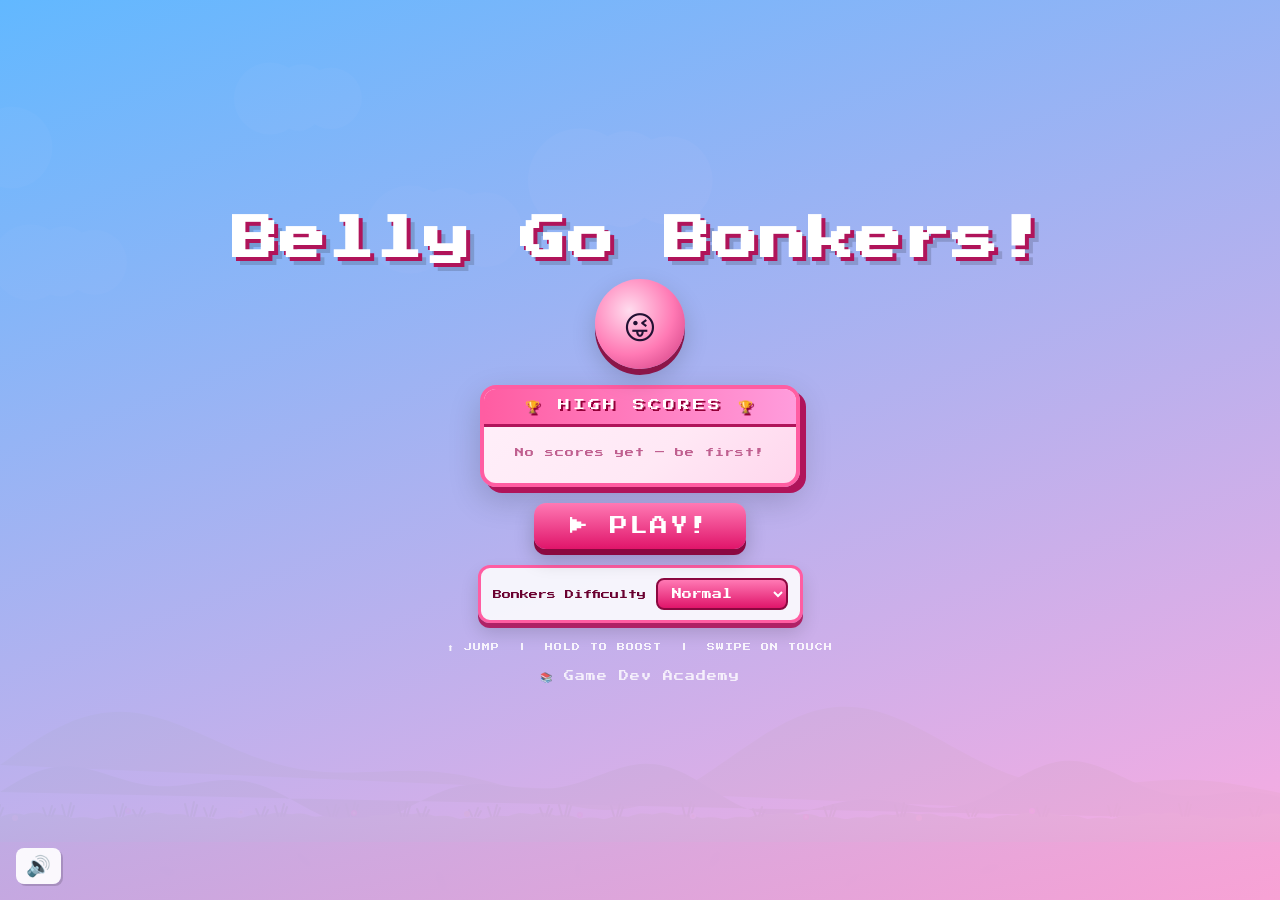
<file: index.html>
<!doctype html>
<html lang="en">
<head>
  <meta charset="utf-8">
  <meta name="viewport" content="width=device-width,initial-scale=1">
  <title>Belly Go Bonkers</title>
  <link rel="preconnect" href="https://fonts.googleapis.com">
  <link href="https://fonts.googleapis.com/css2?family=Press+Start+2P&display=swap" rel="stylesheet">
  <link rel="stylesheet" href="css/styles.css">
</head>
<body>
  <!-- Always-visible HUD buttons -->
  <button id="sound-toggle" aria-pressed="false" title="Mute / Unmute">🔊</button>
  <button id="exit-button" title="Exit to title">✕ Exit</button>

  <!-- Title / scores overlay -->
  <main id="ui">
    <div class="title-screen">
      <h1 id="game-title">Belly Go Bonkers!</h1>
      <div id="title-belly" aria-hidden="true"></div>

      <div id="recent-scores">
        <div class="scores-header">🏆 HIGH SCORES 🏆</div>
        <ul id="scores-list"></ul>
        <div class="scores-empty" id="scores-empty">No scores yet — be first!</div>
      </div>

      <button id="start-btn">▶ PLAY!</button>
      <div class="difficulty-picker" aria-label="Bonkers difficulty">
        <label for="bonkers-mode-select">Bonkers Difficulty</label>
        <select id="bonkers-mode-select" title="Choose bonkers difficulty mode">
          <option value="easy">Easy</option>
          <option value="normal">Normal</option>
          <option value="hard">Hard</option>
          <option value="chaos">Chaos</option>
        </select>
      </div>
      <div class="controls-hint">⬆ JUMP &nbsp;|&nbsp; HOLD TO BOOST &nbsp;|&nbsp; SWIPE ON TOUCH</div>
      <a href="learn/index.html" class="academy-link">📚 Game Dev Academy</a>
    </div>
  </main>

  <canvas id="game-canvas"></canvas>

  <script src="js/assets.js"></script>
  <script src="js/input.js"></script>
  <script src="js/entities.js"></script>
  <script src="js/renderer.js"></script>
  <script src="js/game.js"></script>
</body>
</html>
</file>
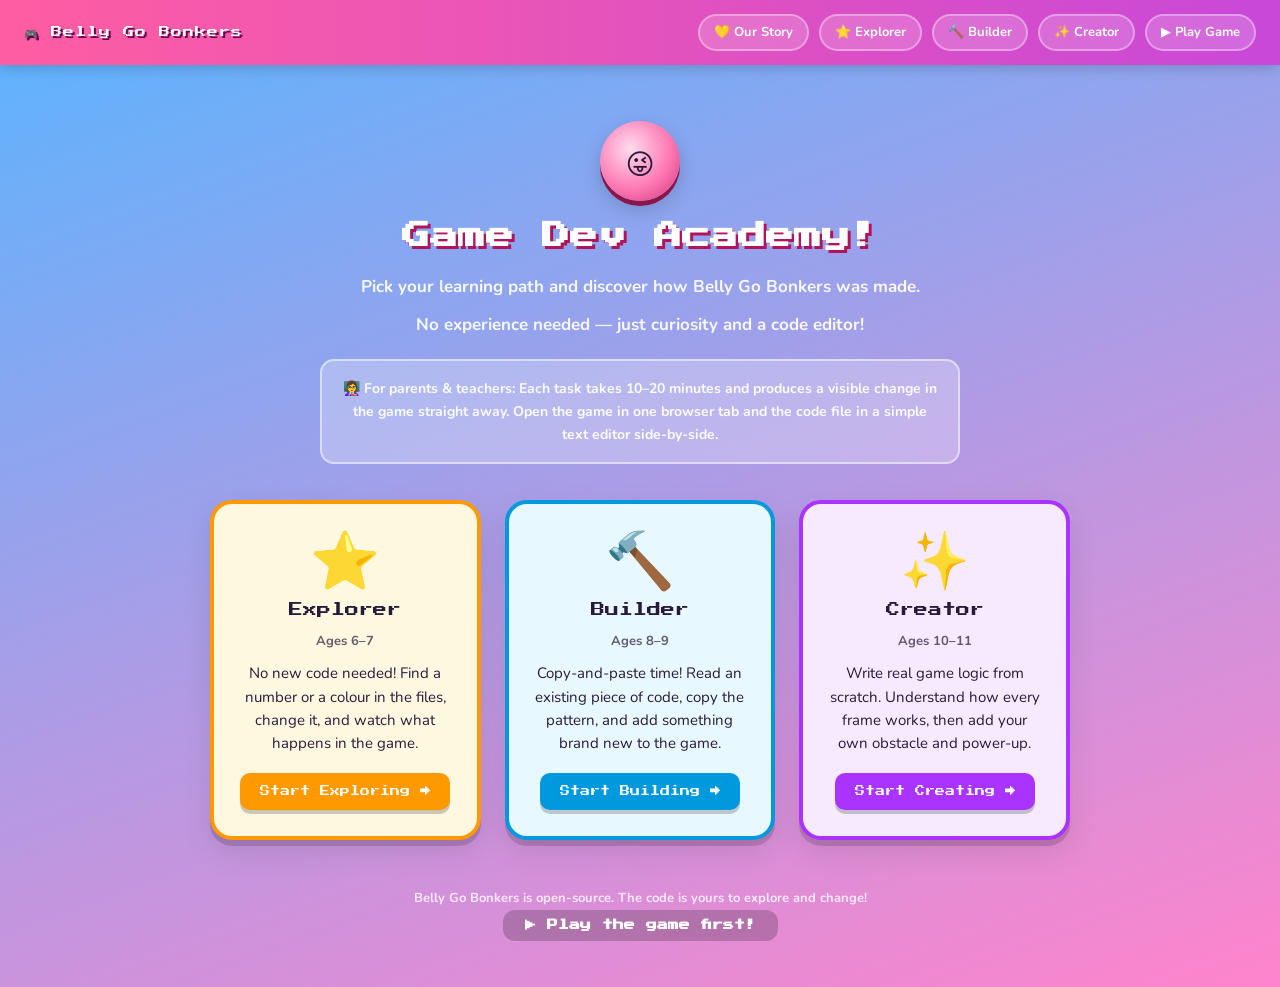
<file: learn/index.html>
<!doctype html>
<html lang="en">
<head>
  <meta charset="utf-8">
  <meta name="viewport" content="width=device-width,initial-scale=1">
  <title>Game Dev Academy — Belly Go Bonkers</title>
  <link rel="preconnect" href="https://fonts.googleapis.com">
  <link href="https://fonts.googleapis.com/css2?family=Press+Start+2P&family=Nunito:wght@400;700;900&display=swap" rel="stylesheet">
  <link rel="stylesheet" href="style.css">
</head>
<body class="hub">

  <nav class="top-nav">
    <a href="../index.html" class="nav-brand">🎮 Belly Go Bonkers</a>
    <div class="nav-links">
      <a href="story.html"    class="nav-link">💛 Our Story</a>
      <a href="explorer.html" class="nav-link">⭐ Explorer</a>
      <a href="builder.html"  class="nav-link">🔨 Builder</a>
      <a href="creator.html"  class="nav-link">✨ Creator</a>
      <a href="../index.html" class="nav-link">▶ Play Game</a>
    </div>
  </nav>

  <div class="hub-intro">
    <div class="hub-belly" aria-hidden="true"></div>
    <h1>Game Dev Academy!</h1>
    <p>Pick your learning path and discover how Belly Go Bonkers was made.</p>
    <p>No experience needed — just curiosity and a code editor!</p>
    <div class="teacher-note">
      👩‍🏫 <strong>For parents &amp; teachers:</strong> Each task takes 10–20 minutes and
      produces a visible change in the game straight away. Open the game in one
      browser tab and the code file in a simple text editor side-by-side.
    </div>
  </div>

  <div class="hub-grid">

    <a href="explorer.html" class="path-card explorer">
      <div class="path-emoji">⭐</div>
      <div class="path-title">Explorer</div>
      <div class="path-ages">Ages 6–7</div>
      <div class="path-desc">
        No new code needed! Find a number or a colour in the files, change it,
        and watch what happens in the game.
      </div>
      <div class="path-cta">Start Exploring →</div>
    </a>

    <a href="builder.html" class="path-card builder">
      <div class="path-emoji">🔨</div>
      <div class="path-title">Builder</div>
      <div class="path-ages">Ages 8–9</div>
      <div class="path-desc">
        Copy-and-paste time! Read an existing piece of code, copy the pattern,
        and add something brand new to the game.
      </div>
      <div class="path-cta">Start Building →</div>
    </a>

    <a href="creator.html" class="path-card creator">
      <div class="path-emoji">✨</div>
      <div class="path-title">Creator</div>
      <div class="path-ages">Ages 10–11</div>
      <div class="path-desc">
        Write real game logic from scratch. Understand how every frame works,
        then add your own obstacle and power-up.
      </div>
      <div class="path-cta">Start Creating →</div>
    </a>

  </div>

  <div style="text-align:center; padding: 48px 20px; color: rgba(255,255,255,0.8); font-size: 13px; font-weight: 700;">
    <p>Belly Go Bonkers is open-source. The code is yours to explore and change!</p>
    <p style="margin-top:8px;">
      <a href="../index.html" style="color:#fff; font-family:'Press Start 2P',monospace; font-size:11px; background:rgba(0,0,0,0.2); padding:10px 22px; border-radius:12px; text-decoration:none;">▶ Play the game first!</a>
    </p>
  </div>

</body>
</html>
</file>
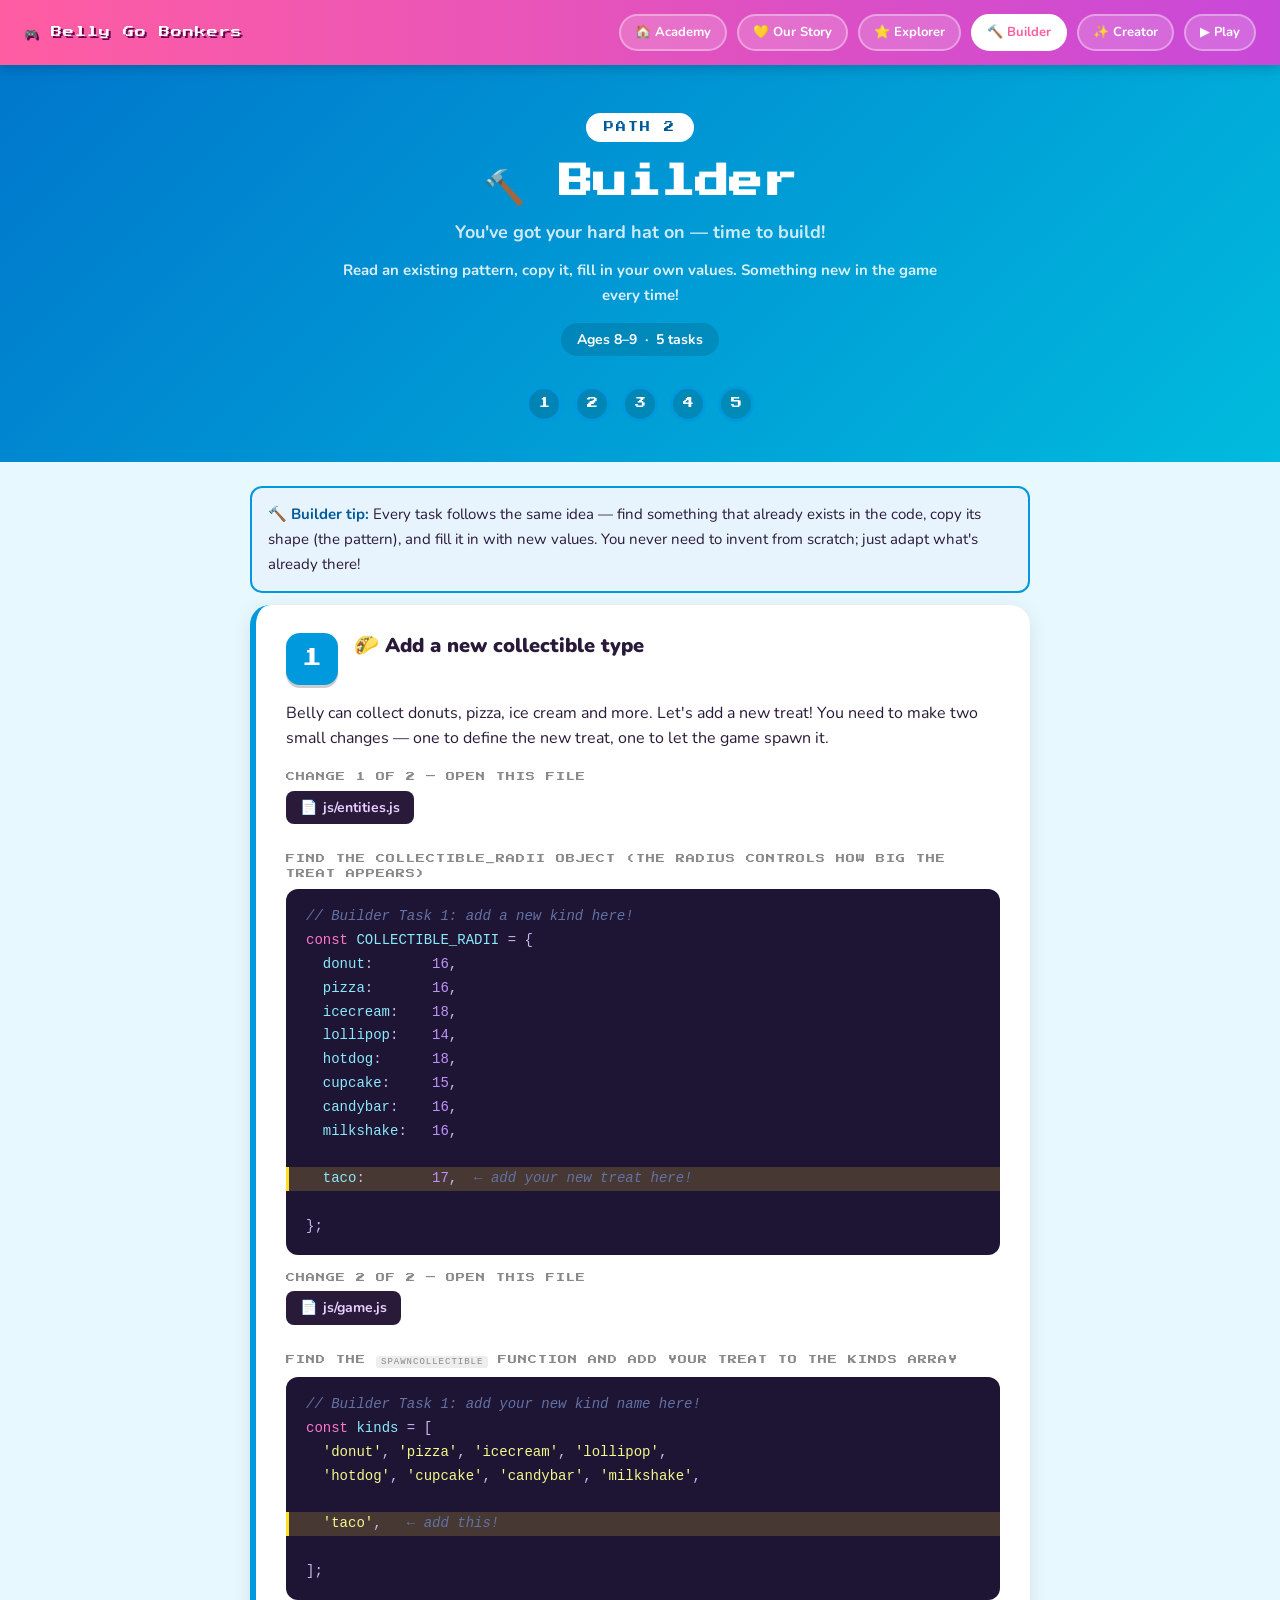
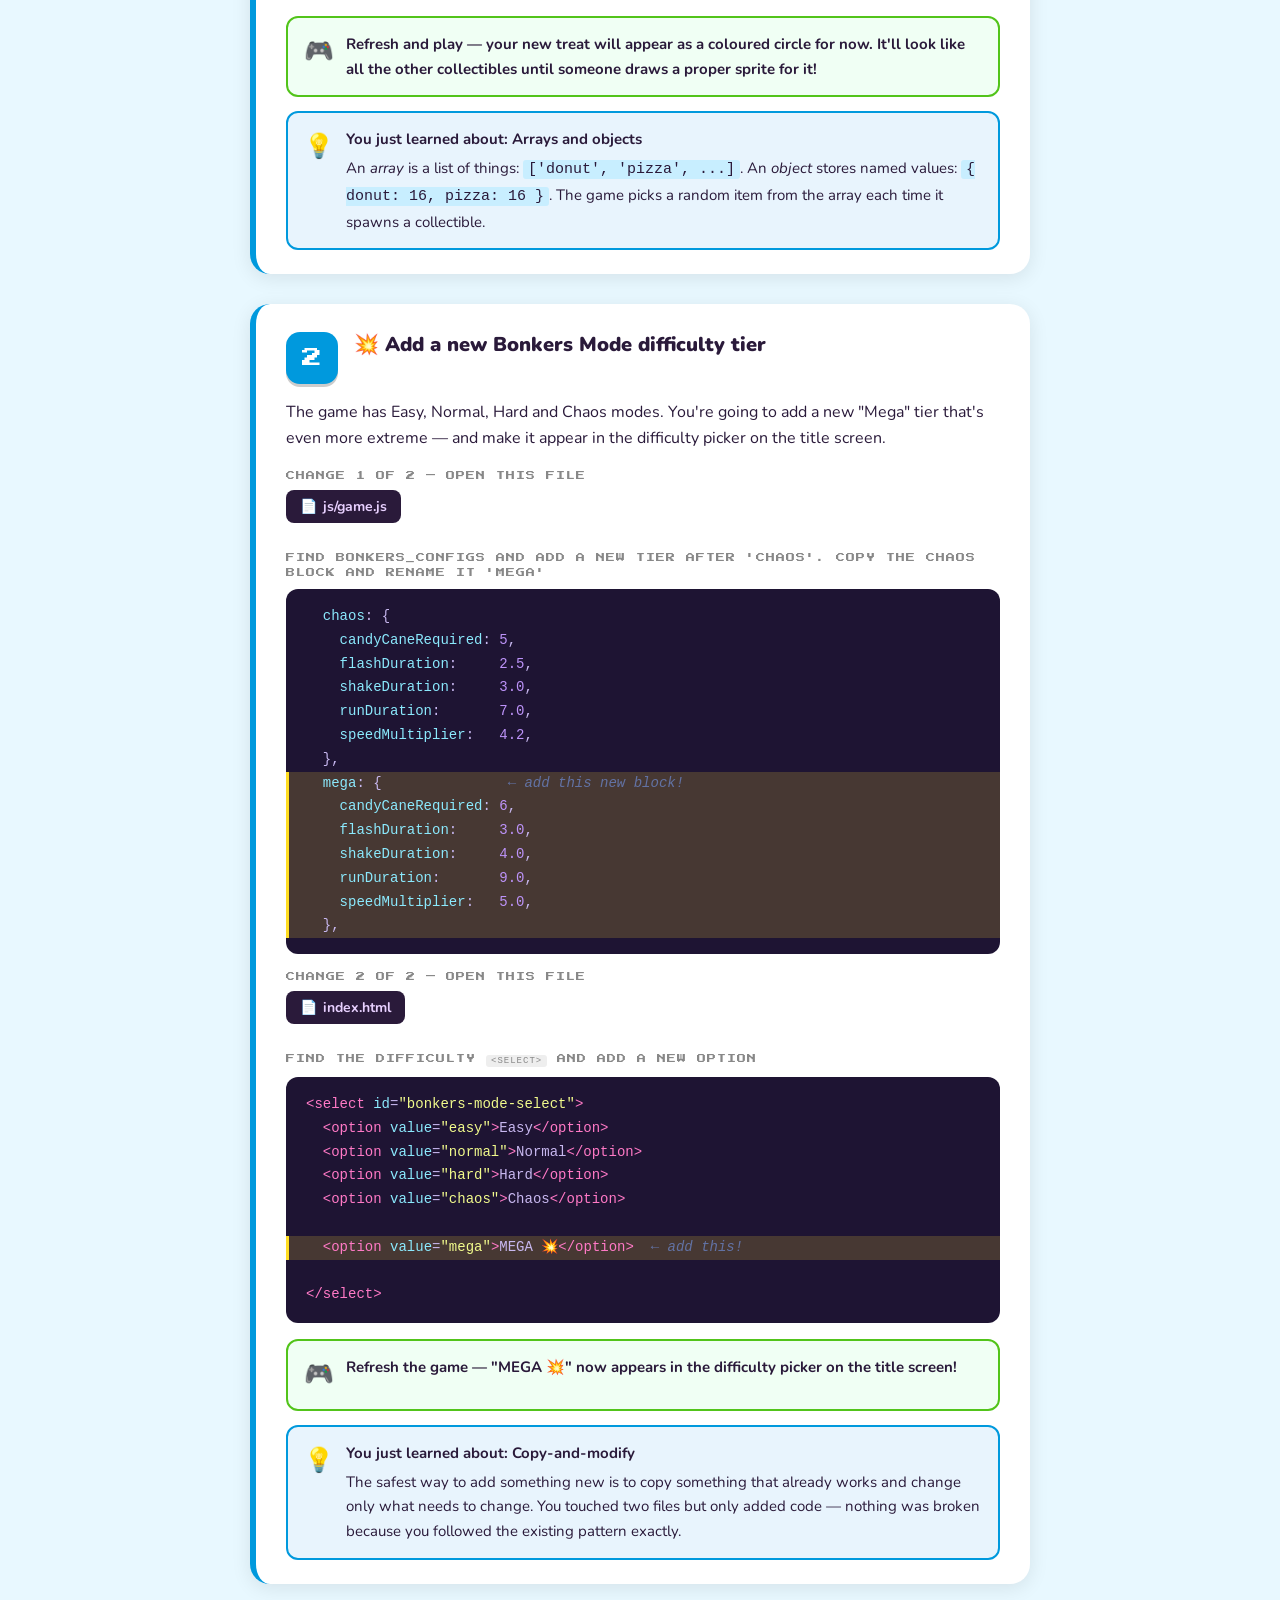
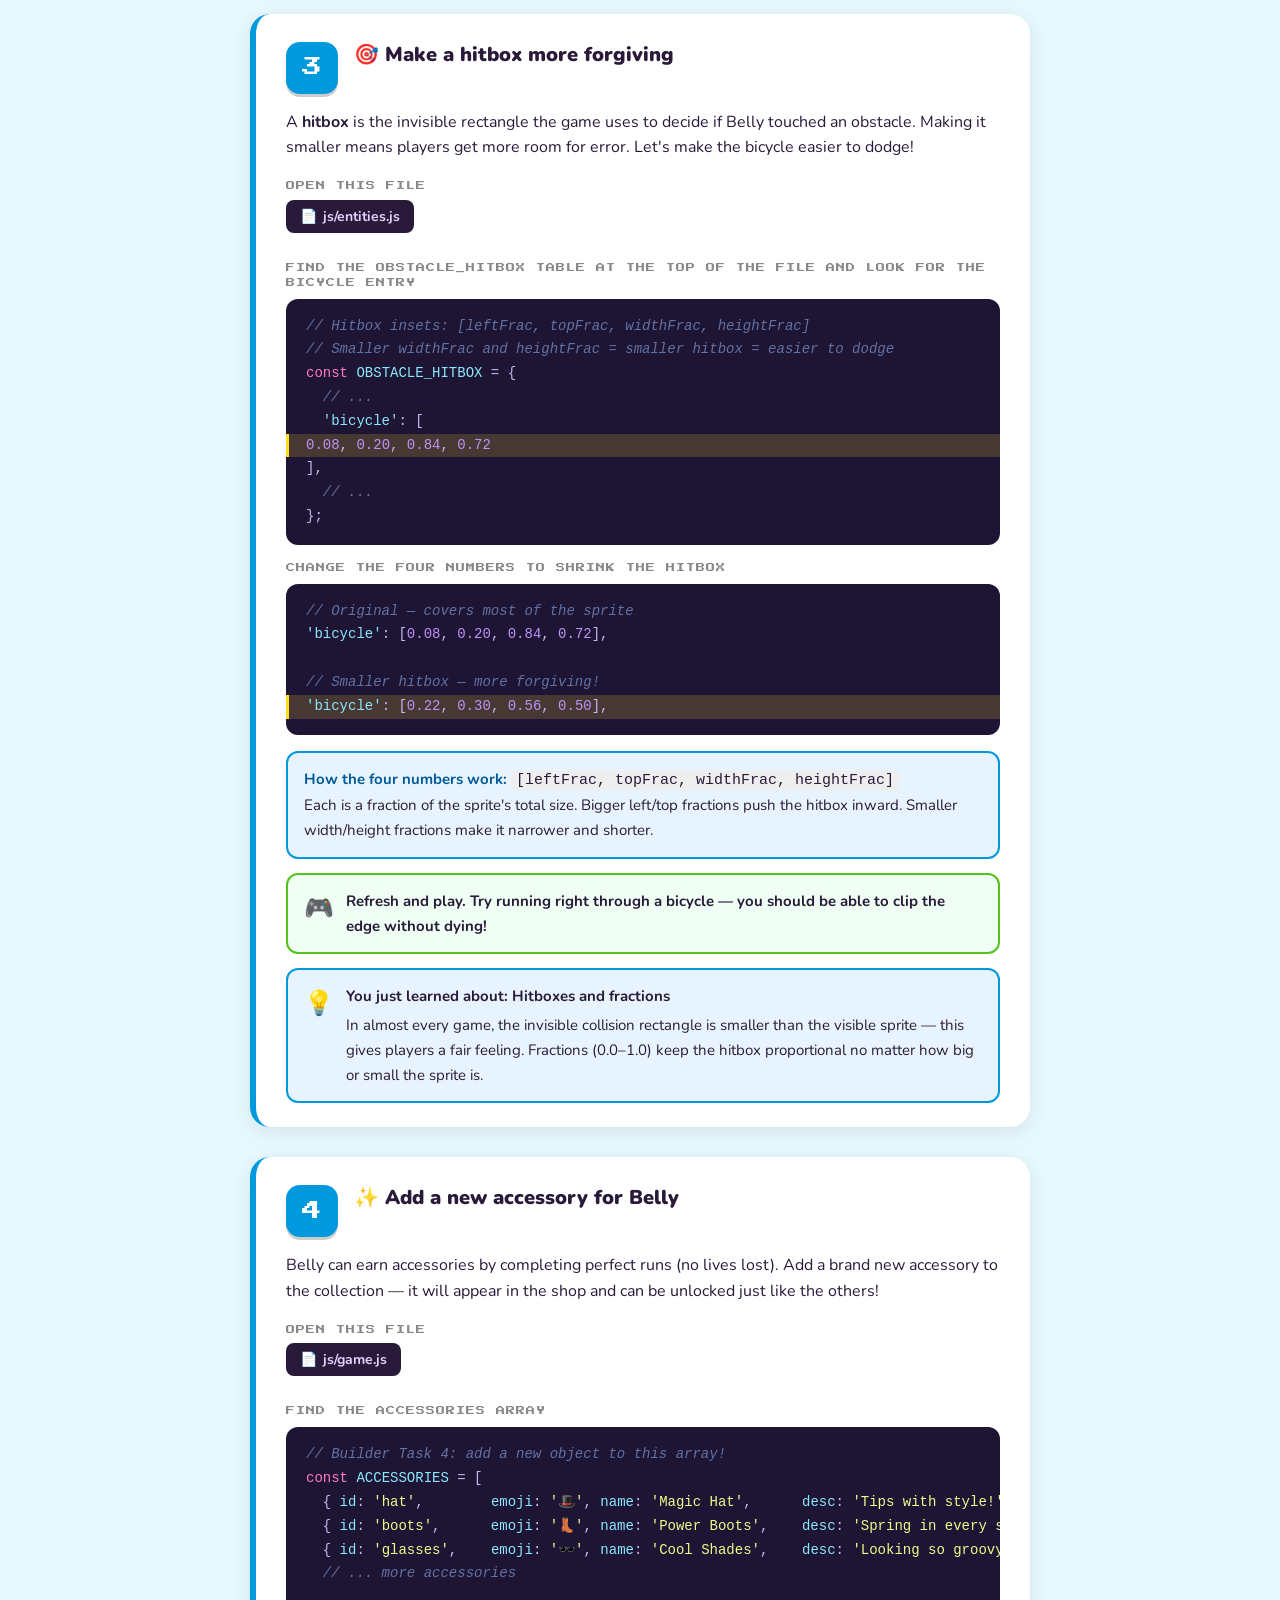
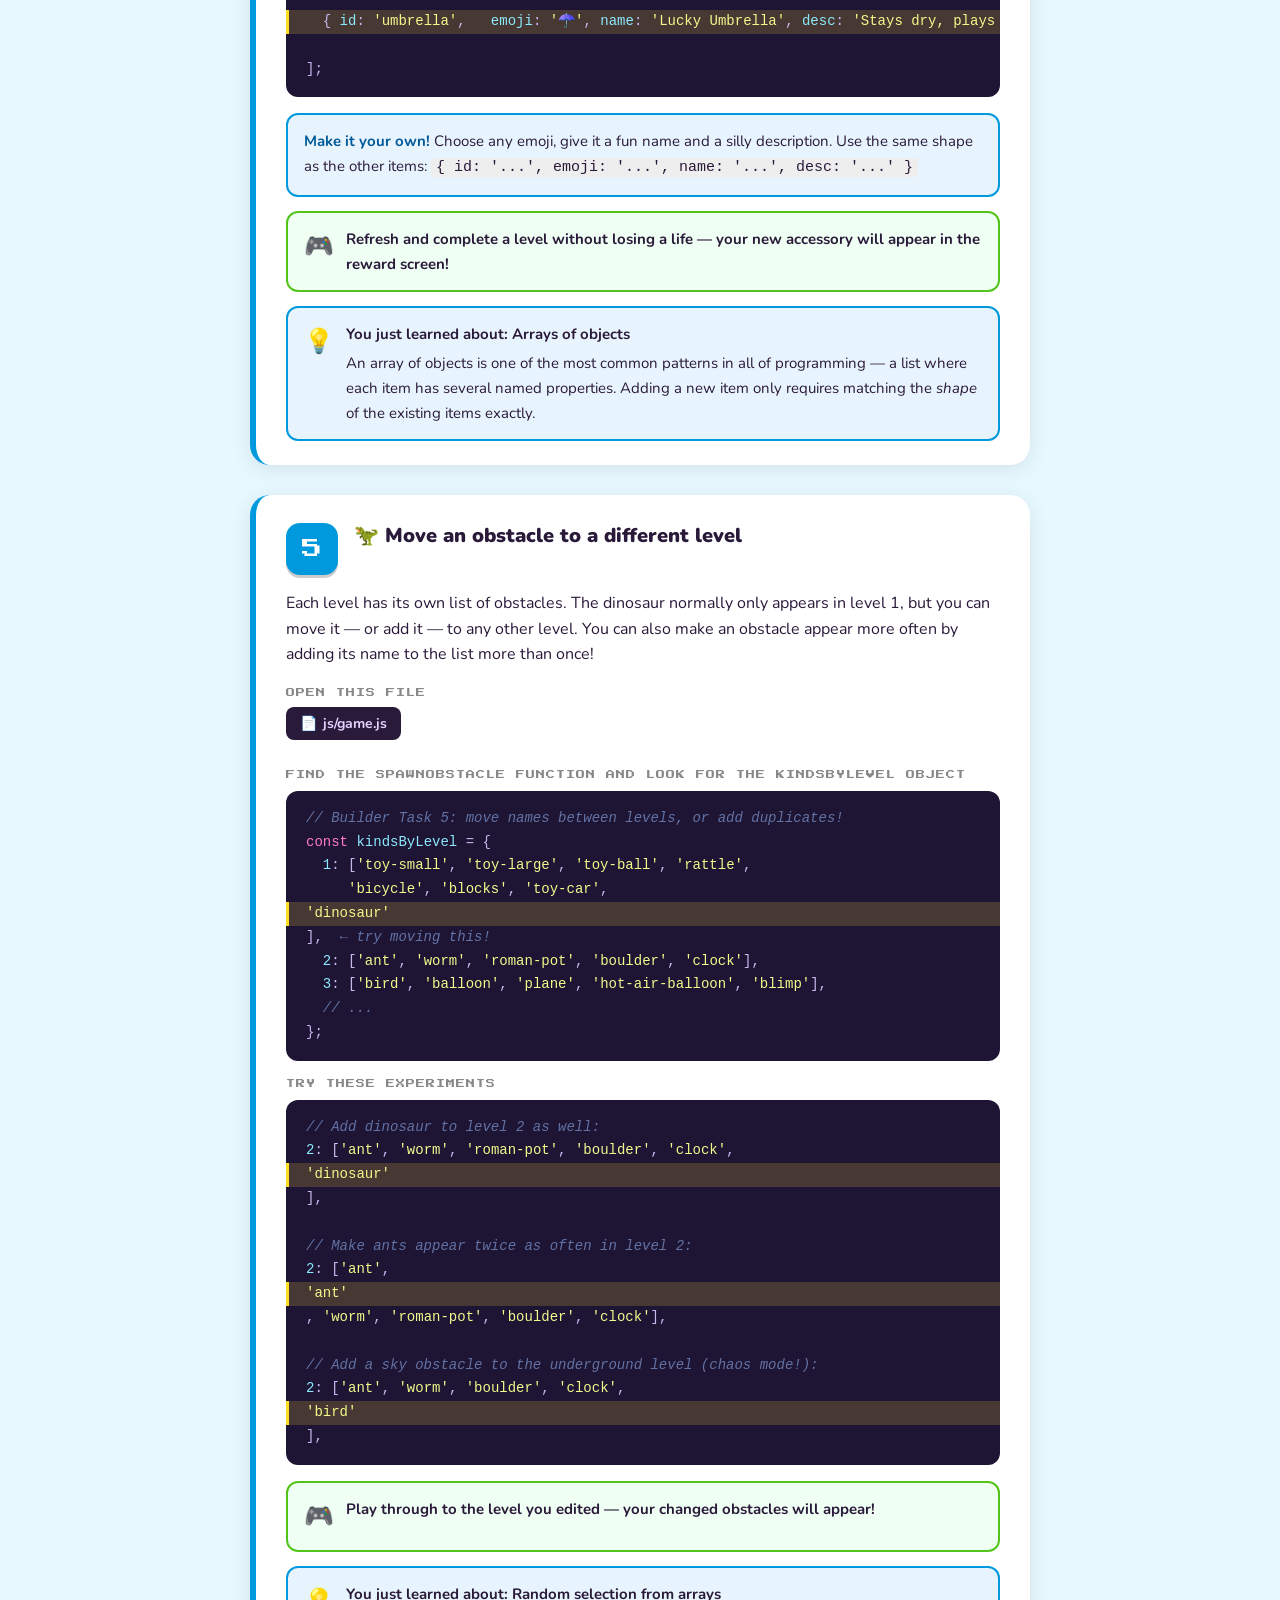
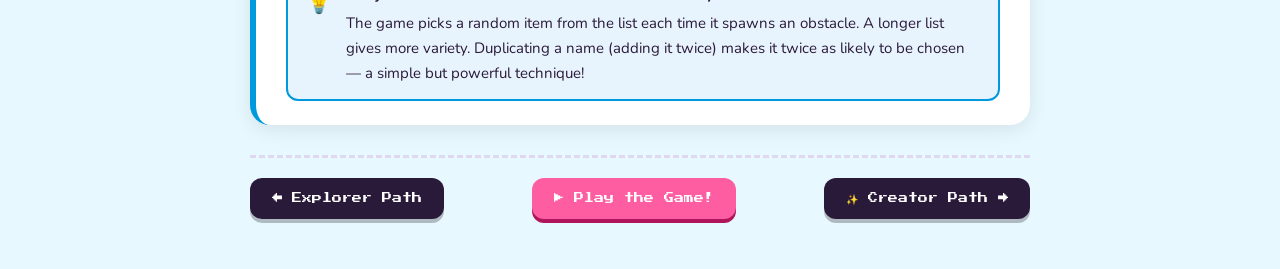
<file: learn/builder.html>
<!doctype html>
<html lang="en">
<head>
  <meta charset="utf-8">
  <meta name="viewport" content="width=device-width,initial-scale=1">
  <title>Builder Path — Belly Go Bonkers Academy</title>
  <link rel="preconnect" href="https://fonts.googleapis.com">
  <link href="https://fonts.googleapis.com/css2?family=Press+Start+2P&family=Nunito:wght@400;700;900&display=swap" rel="stylesheet">
  <link rel="stylesheet" href="style.css">
  <style>
    body { background: var(--builder-bg); }
    .page-hero { background: linear-gradient(135deg, #0077cc 0%, #00bbdd 100%); color: #fff; }
    .page-hero .hero-sub { color: rgba(255,255,255,0.95); }
    .path-badge { background: #fff; color: var(--builder-dark); }
    .page-hero .hero-ages { background: rgba(0,0,0,0.12); color: #fff; }
    .progress-dots a { border-color: var(--builder-accent); }
    .learn-box { background: #e8f4fd; border-color: #0099dd; }
  </style>
</head>
<body class="builder">

  <nav class="top-nav">
    <a href="../index.html" class="nav-brand">🎮 Belly Go Bonkers</a>
    <div class="nav-links">
      <a href="index.html"    class="nav-link">🏠 Academy</a>
      <a href="story.html"    class="nav-link">💛 Our Story</a>
      <a href="explorer.html" class="nav-link">⭐ Explorer</a>
      <a href="builder.html"  class="nav-link active">🔨 Builder</a>
      <a href="creator.html"  class="nav-link">✨ Creator</a>
      <a href="../index.html" class="nav-link">▶ Play</a>
    </div>
  </nav>

  <div class="page-hero">
    <span class="path-badge">Path 2</span>
    <h1>🔨 Builder</h1>
    <p class="hero-sub">You've got your hard hat on — time to build!</p>
    <p class="hero-sub" style="font-size:15px; font-weight:700; opacity:0.9;">
      Read an existing pattern, copy it, fill in your own values. Something new in the game every time!
    </p>
    <span class="hero-ages">Ages 8–9 &nbsp;·&nbsp; 5 tasks</span>
    <div class="progress-dots" style="margin-top:18px;">
      <a href="#task1" title="Task 1">1</a>
      <a href="#task2" title="Task 2">2</a>
      <a href="#task3" title="Task 3">3</a>
      <a href="#task4" title="Task 4">4</a>
      <a href="#task5" title="Task 5">5</a>
    </div>
  </div>

  <div class="content">

    <div class="tip-box" style="margin: 24px 0 12px;">
      <strong>🔨 Builder tip:</strong> Every task follows the same idea — find something
      that already exists in the code, copy its shape (the pattern), and fill it in with
      new values. You never need to invent from scratch; just adapt what's already there!
    </div>

    <!-- ── TASK 1 ── -->
    <div class="task-card" id="task1">
      <div class="task-header">
        <div class="task-number">1</div>
        <div>
          <h2>🌮 Add a new collectible type</h2>
        </div>
      </div>
      <p class="task-intro">
        Belly can collect donuts, pizza, ice cream and more. Let's add a new treat!
        You need to make two small changes — one to define the new treat, one to let the game spawn it.
      </p>

      <div class="step-label">Change 1 of 2 — open this file</div>
      <span class="file-badge">js/entities.js</span>

      <div class="step-label">Find the COLLECTIBLE_RADII object (the radius controls how big the treat appears)</div>
      <div class="code-block">
        <pre><span class="cmt">// Builder Task 1: add a new kind here!</span>
<span class="kw">const</span> <span class="prop">COLLECTIBLE_RADII</span> = {
  <span class="prop">donut</span>:       <span class="num">16</span>,
  <span class="prop">pizza</span>:       <span class="num">16</span>,
  <span class="prop">icecream</span>:    <span class="num">18</span>,
  <span class="prop">lollipop</span>:    <span class="num">14</span>,
  <span class="prop">hotdog</span>:      <span class="num">18</span>,
  <span class="prop">cupcake</span>:     <span class="num">15</span>,
  <span class="prop">candybar</span>:    <span class="num">16</span>,
  <span class="prop">milkshake</span>:   <span class="num">16</span>,
  <span class="hl">  <span class="prop">taco</span>:        <span class="num">17</span>,  <span class="cmt">← add your new treat here!</span></span>
};</pre>
      </div>

      <div class="step-label">Change 2 of 2 — open this file</div>
      <span class="file-badge">js/game.js</span>

      <div class="step-label">Find the <code style="background:#eee;padding:1px 5px;border-radius:3px;">spawnCollectible</code> function and add your treat to the kinds array</div>
      <div class="code-block">
        <pre><span class="cmt">// Builder Task 1: add your new kind name here!</span>
<span class="kw">const</span> <span class="prop">kinds</span> = [
  <span class="str">'donut'</span>, <span class="str">'pizza'</span>, <span class="str">'icecream'</span>, <span class="str">'lollipop'</span>,
  <span class="str">'hotdog'</span>, <span class="str">'cupcake'</span>, <span class="str">'candybar'</span>, <span class="str">'milkshake'</span>,
  <span class="hl">  <span class="str">'taco'</span>,   <span class="cmt">← add this!</span></span>
];</pre>
      </div>

      <div class="outcome-box">
        <span class="icon">🎮</span>
        <div>
          Refresh and play — your new treat will appear as a coloured circle for now.
          It'll look like all the other collectibles until someone draws a proper sprite for it!
        </div>
      </div>
      <div class="learn-box">
        <span class="icon">💡</span>
        <div>
          <strong>You just learned about: Arrays and objects</strong>
          An <em>array</em> is a list of things: <code style="background:#c8eeff;padding:1px 5px;border-radius:3px;">['donut', 'pizza', ...]</code>.
          An <em>object</em> stores named values: <code style="background:#c8eeff;padding:1px 5px;border-radius:3px;">{ donut: 16, pizza: 16 }</code>.
          The game picks a random item from the array each time it spawns a collectible.
        </div>
      </div>
    </div>

    <!-- ── TASK 2 ── -->
    <div class="task-card" id="task2">
      <div class="task-header">
        <div class="task-number">2</div>
        <div>
          <h2>💥 Add a new Bonkers Mode difficulty tier</h2>
        </div>
      </div>
      <p class="task-intro">
        The game has Easy, Normal, Hard and Chaos modes. You're going to add a new "Mega" tier
        that's even more extreme — and make it appear in the difficulty picker on the title screen.
      </p>

      <div class="step-label">Change 1 of 2 — open this file</div>
      <span class="file-badge">js/game.js</span>

      <div class="step-label">Find BONKERS_CONFIGS and add a new tier after 'chaos'. Copy the chaos block and rename it 'mega'</div>
      <div class="code-block">
        <pre>  <span class="prop">chaos</span>: {
    <span class="prop">candyCaneRequired</span>: <span class="num">5</span>,
    <span class="prop">flashDuration</span>:     <span class="num">2.5</span>,
    <span class="prop">shakeDuration</span>:     <span class="num">3.0</span>,
    <span class="prop">runDuration</span>:       <span class="num">7.0</span>,
    <span class="prop">speedMultiplier</span>:   <span class="num">4.2</span>,
  },
<span class="hl">  <span class="prop">mega</span>: {               <span class="cmt">← add this new block!</span>
    <span class="prop">candyCaneRequired</span>: <span class="num">6</span>,
    <span class="prop">flashDuration</span>:     <span class="num">3.0</span>,
    <span class="prop">shakeDuration</span>:     <span class="num">4.0</span>,
    <span class="prop">runDuration</span>:       <span class="num">9.0</span>,
    <span class="prop">speedMultiplier</span>:   <span class="num">5.0</span>,
  },</span></pre>
      </div>

      <div class="step-label">Change 2 of 2 — open this file</div>
      <span class="file-badge">index.html</span>

      <div class="step-label">Find the difficulty <code style="background:#eee;padding:1px 5px;border-radius:3px;">&lt;select&gt;</code> and add a new option</div>
      <div class="code-block">
        <pre><span class="kw">&lt;select</span> <span class="prop">id</span>=<span class="str">"bonkers-mode-select"</span><span class="kw">&gt;</span>
  <span class="kw">&lt;option</span> <span class="prop">value</span>=<span class="str">"easy"</span><span class="kw">&gt;</span>Easy<span class="kw">&lt;/option&gt;</span>
  <span class="kw">&lt;option</span> <span class="prop">value</span>=<span class="str">"normal"</span><span class="kw">&gt;</span>Normal<span class="kw">&lt;/option&gt;</span>
  <span class="kw">&lt;option</span> <span class="prop">value</span>=<span class="str">"hard"</span><span class="kw">&gt;</span>Hard<span class="kw">&lt;/option&gt;</span>
  <span class="kw">&lt;option</span> <span class="prop">value</span>=<span class="str">"chaos"</span><span class="kw">&gt;</span>Chaos<span class="kw">&lt;/option&gt;</span>
  <span class="hl">  <span class="kw">&lt;option</span> <span class="prop">value</span>=<span class="str">"mega"</span><span class="kw">&gt;</span>MEGA 💥<span class="kw">&lt;/option&gt;</span>  <span class="cmt">← add this!</span></span>
<span class="kw">&lt;/select&gt;</span></pre>
      </div>

      <div class="outcome-box">
        <span class="icon">🎮</span>
        <div>Refresh the game — "MEGA 💥" now appears in the difficulty picker on the title screen!</div>
      </div>
      <div class="learn-box">
        <span class="icon">💡</span>
        <div>
          <strong>You just learned about: Copy-and-modify</strong>
          The safest way to add something new is to copy something that already works
          and change only what needs to change. You touched two files but only added code —
          nothing was broken because you followed the existing pattern exactly.
        </div>
      </div>
    </div>

    <!-- ── TASK 3 ── -->
    <div class="task-card" id="task3">
      <div class="task-header">
        <div class="task-number">3</div>
        <div>
          <h2>🎯 Make a hitbox more forgiving</h2>
        </div>
      </div>
      <p class="task-intro">
        A <strong>hitbox</strong> is the invisible rectangle the game uses to decide
        if Belly touched an obstacle. Making it smaller means players get more room for error.
        Let's make the bicycle easier to dodge!
      </p>

      <div class="step-label">Open this file</div>
      <span class="file-badge">js/entities.js</span>

      <div class="step-label">Find the OBSTACLE_HITBOX table at the top of the file and look for the bicycle entry</div>
      <div class="code-block">
        <pre><span class="cmt">// Hitbox insets: [leftFrac, topFrac, widthFrac, heightFrac]</span>
<span class="cmt">// Smaller widthFrac and heightFrac = smaller hitbox = easier to dodge</span>
<span class="kw">const</span> <span class="prop">OBSTACLE_HITBOX</span> = {
  <span class="cmt">// ...</span>
  <span class="prop">'bicycle'</span>: [<span class="hl"><span class="num">0.08</span>, <span class="num">0.20</span>, <span class="num">0.84</span>, <span class="num">0.72</span></span>],
  <span class="cmt">// ...</span>
};</pre>
      </div>

      <div class="step-label">Change the four numbers to shrink the hitbox</div>
      <div class="code-block">
        <pre><span class="cmt">// Original — covers most of the sprite</span>
<span class="prop">'bicycle'</span>: [<span class="num">0.08</span>, <span class="num">0.20</span>, <span class="num">0.84</span>, <span class="num">0.72</span>],

<span class="cmt">// Smaller hitbox — more forgiving!</span>
<span class="hl"><span class="prop">'bicycle'</span>: [<span class="num">0.22</span>, <span class="num">0.30</span>, <span class="num">0.56</span>, <span class="num">0.50</span>],</span></pre>
      </div>

      <div class="tip-box">
        <strong>How the four numbers work:</strong>
        <code style="background:#eee;padding:1px 5px;border-radius:3px;">[leftFrac, topFrac, widthFrac, heightFrac]</code>
        <br>Each is a fraction of the sprite's total size. Bigger left/top fractions push the hitbox
        inward. Smaller width/height fractions make it narrower and shorter.
      </div>
      <div class="outcome-box">
        <span class="icon">🎮</span>
        <div>Refresh and play. Try running right through a bicycle — you should be able to clip the edge without dying!</div>
      </div>
      <div class="learn-box">
        <span class="icon">💡</span>
        <div>
          <strong>You just learned about: Hitboxes and fractions</strong>
          In almost every game, the invisible collision rectangle is smaller than the
          visible sprite — this gives players a fair feeling. Fractions (0.0–1.0)
          keep the hitbox proportional no matter how big or small the sprite is.
        </div>
      </div>
    </div>

    <!-- ── TASK 4 ── -->
    <div class="task-card" id="task4">
      <div class="task-header">
        <div class="task-number">4</div>
        <div>
          <h2>✨ Add a new accessory for Belly</h2>
        </div>
      </div>
      <p class="task-intro">
        Belly can earn accessories by completing perfect runs (no lives lost).
        Add a brand new accessory to the collection — it will appear in the shop
        and can be unlocked just like the others!
      </p>

      <div class="step-label">Open this file</div>
      <span class="file-badge">js/game.js</span>

      <div class="step-label">Find the ACCESSORIES array</div>
      <div class="code-block">
        <pre><span class="cmt">// Builder Task 4: add a new object to this array!</span>
<span class="kw">const</span> <span class="prop">ACCESSORIES</span> = [
  { <span class="prop">id</span>: <span class="str">'hat'</span>,        <span class="prop">emoji</span>: <span class="str">'🎩'</span>, <span class="prop">name</span>: <span class="str">'Magic Hat'</span>,      <span class="prop">desc</span>: <span class="str">'Tips with style!'</span> },
  { <span class="prop">id</span>: <span class="str">'boots'</span>,      <span class="prop">emoji</span>: <span class="str">'👢'</span>, <span class="prop">name</span>: <span class="str">'Power Boots'</span>,    <span class="prop">desc</span>: <span class="str">'Spring in every step!'</span> },
  { <span class="prop">id</span>: <span class="str">'glasses'</span>,    <span class="prop">emoji</span>: <span class="str">'🕶️'</span>, <span class="prop">name</span>: <span class="str">'Cool Shades'</span>,    <span class="prop">desc</span>: <span class="str">'Looking so groovy!'</span> },
  <span class="cmt">// ... more accessories</span>
  <span class="hl">  { <span class="prop">id</span>: <span class="str">'umbrella'</span>,   <span class="prop">emoji</span>: <span class="str">'☂️'</span>, <span class="prop">name</span>: <span class="str">'Lucky Umbrella'</span>, <span class="prop">desc</span>: <span class="str">'Stays dry, plays hard!'</span> },  <span class="cmt">← add yours!</span></span>
];</pre>
      </div>

      <div class="tip-box">
        <strong>Make it your own!</strong> Choose any emoji, give it a fun name and a silly description.
        Use the same shape as the other items:
        <code style="background:#eee;padding:1px 5px;border-radius:3px;">{ id: '...', emoji: '...', name: '...', desc: '...' }</code>
      </div>
      <div class="outcome-box">
        <span class="icon">🎮</span>
        <div>Refresh and complete a level without losing a life — your new accessory will appear in the reward screen!</div>
      </div>
      <div class="learn-box">
        <span class="icon">💡</span>
        <div>
          <strong>You just learned about: Arrays of objects</strong>
          An array of objects is one of the most common patterns in all of programming —
          a list where each item has several named properties. Adding a new item only
          requires matching the <em>shape</em> of the existing items exactly.
        </div>
      </div>
    </div>

    <!-- ── TASK 5 ── -->
    <div class="task-card" id="task5">
      <div class="task-header">
        <div class="task-number">5</div>
        <div>
          <h2>🦖 Move an obstacle to a different level</h2>
        </div>
      </div>
      <p class="task-intro">
        Each level has its own list of obstacles. The dinosaur normally only appears in level 1,
        but you can move it — or add it — to any other level. You can also make an obstacle
        appear more often by adding its name to the list more than once!
      </p>

      <div class="step-label">Open this file</div>
      <span class="file-badge">js/game.js</span>

      <div class="step-label">Find the spawnObstacle function and look for the kindsByLevel object</div>
      <div class="code-block">
        <pre><span class="cmt">// Builder Task 5: move names between levels, or add duplicates!</span>
<span class="kw">const</span> <span class="prop">kindsByLevel</span> = {
  <span class="prop">1</span>: [<span class="str">'toy-small'</span>, <span class="str">'toy-large'</span>, <span class="str">'toy-ball'</span>, <span class="str">'rattle'</span>,
     <span class="str">'bicycle'</span>, <span class="str">'blocks'</span>, <span class="str">'toy-car'</span>, <span class="hl"><span class="str">'dinosaur'</span></span>],  <span class="cmt">← try moving this!</span>
  <span class="prop">2</span>: [<span class="str">'ant'</span>, <span class="str">'worm'</span>, <span class="str">'roman-pot'</span>, <span class="str">'boulder'</span>, <span class="str">'clock'</span>],
  <span class="prop">3</span>: [<span class="str">'bird'</span>, <span class="str">'balloon'</span>, <span class="str">'plane'</span>, <span class="str">'hot-air-balloon'</span>, <span class="str">'blimp'</span>],
  <span class="cmt">// ...</span>
};</pre>
      </div>

      <div class="step-label">Try these experiments</div>
      <div class="code-block">
        <pre><span class="cmt">// Add dinosaur to level 2 as well:</span>
<span class="prop">2</span>: [<span class="str">'ant'</span>, <span class="str">'worm'</span>, <span class="str">'roman-pot'</span>, <span class="str">'boulder'</span>, <span class="str">'clock'</span>, <span class="hl"><span class="str">'dinosaur'</span></span>],

<span class="cmt">// Make ants appear twice as often in level 2:</span>
<span class="prop">2</span>: [<span class="str">'ant'</span>, <span class="hl"><span class="str">'ant'</span></span>, <span class="str">'worm'</span>, <span class="str">'roman-pot'</span>, <span class="str">'boulder'</span>, <span class="str">'clock'</span>],

<span class="cmt">// Add a sky obstacle to the underground level (chaos mode!):</span>
<span class="prop">2</span>: [<span class="str">'ant'</span>, <span class="str">'worm'</span>, <span class="str">'boulder'</span>, <span class="str">'clock'</span>, <span class="hl"><span class="str">'bird'</span></span>],</pre>
      </div>

      <div class="outcome-box">
        <span class="icon">🎮</span>
        <div>Play through to the level you edited — your changed obstacles will appear!</div>
      </div>
      <div class="learn-box">
        <span class="icon">💡</span>
        <div>
          <strong>You just learned about: Random selection from arrays</strong>
          The game picks a random item from the list each time it spawns an obstacle.
          A longer list gives more variety. Duplicating a name (adding it twice) makes
          it twice as likely to be chosen — a simple but powerful technique!
        </div>
      </div>
    </div>

    <!-- Bottom nav -->
    <div class="path-nav">
      <a href="explorer.html">← Explorer Path</a>
      <a href="../index.html" class="play-btn">▶ Play the Game!</a>
      <a href="creator.html">✨ Creator Path →</a>
    </div>

  </div><!-- /content -->
</body>
</html>
</file>
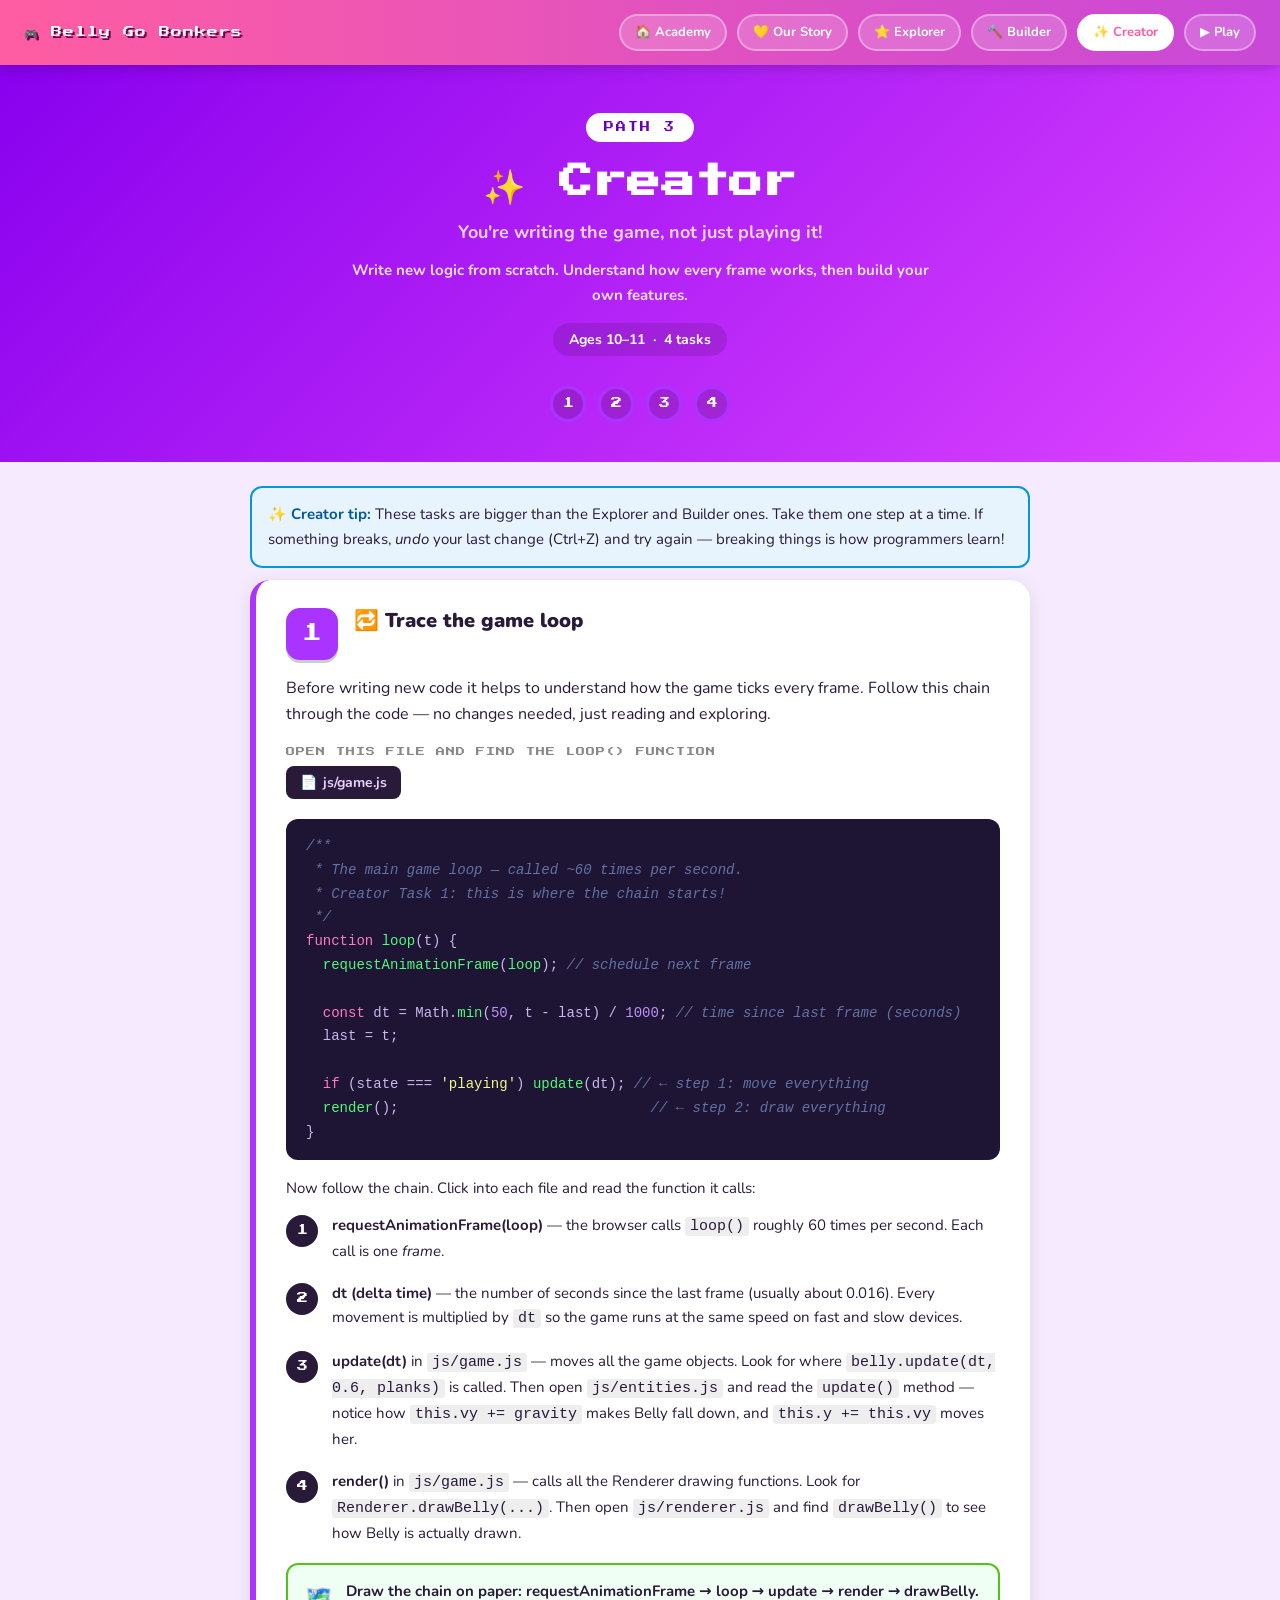
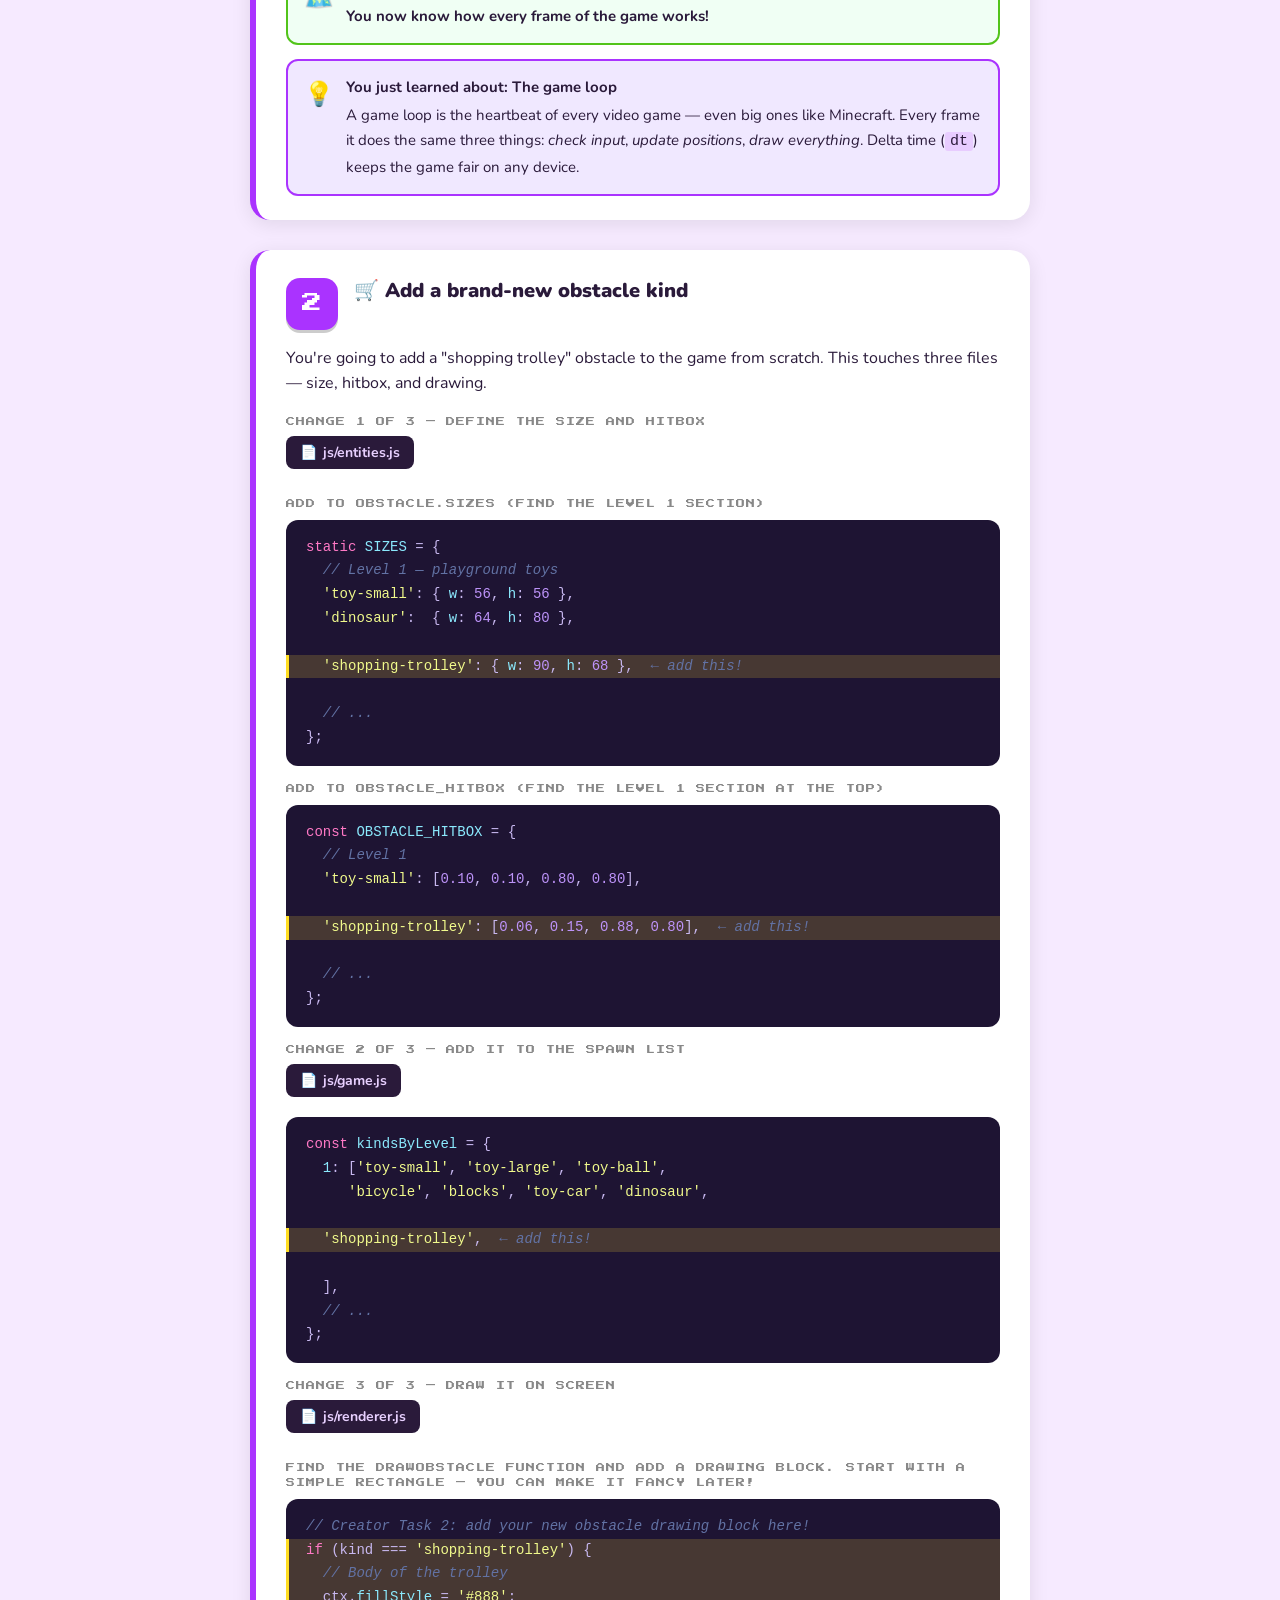
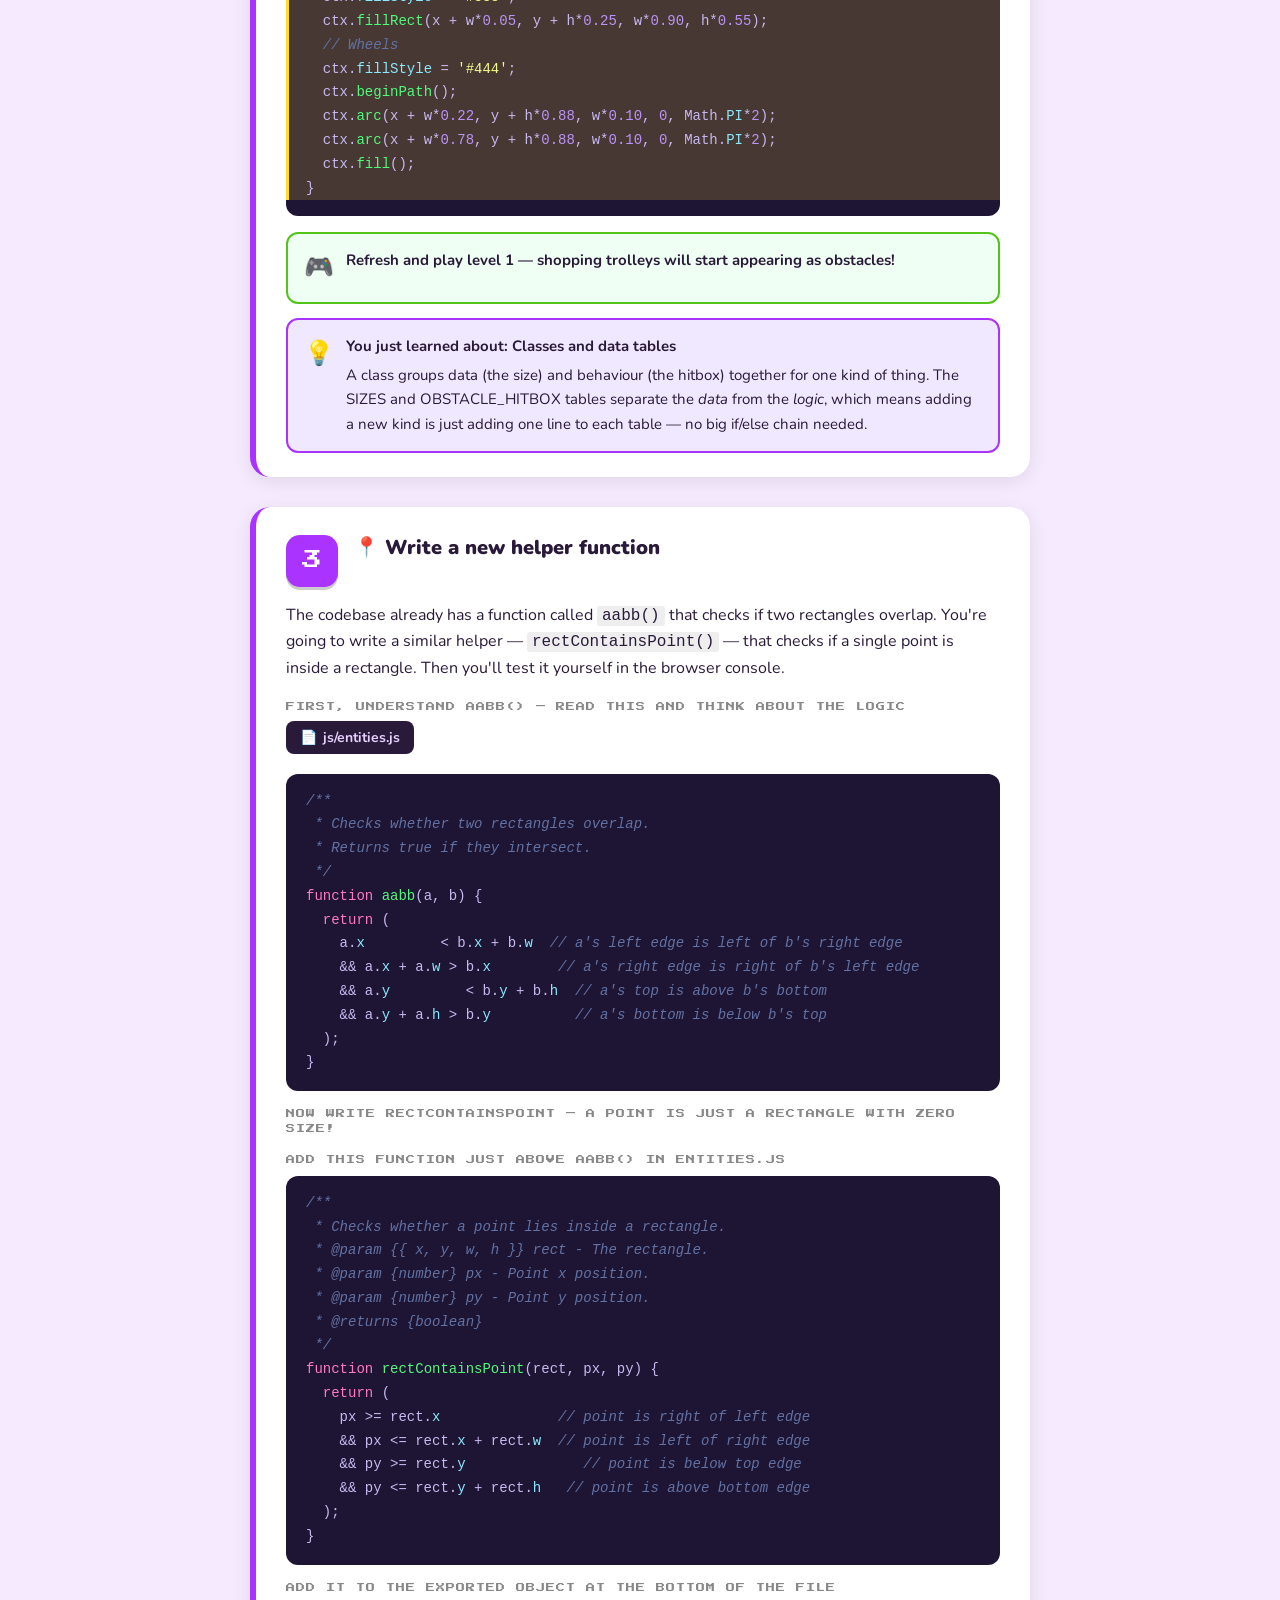
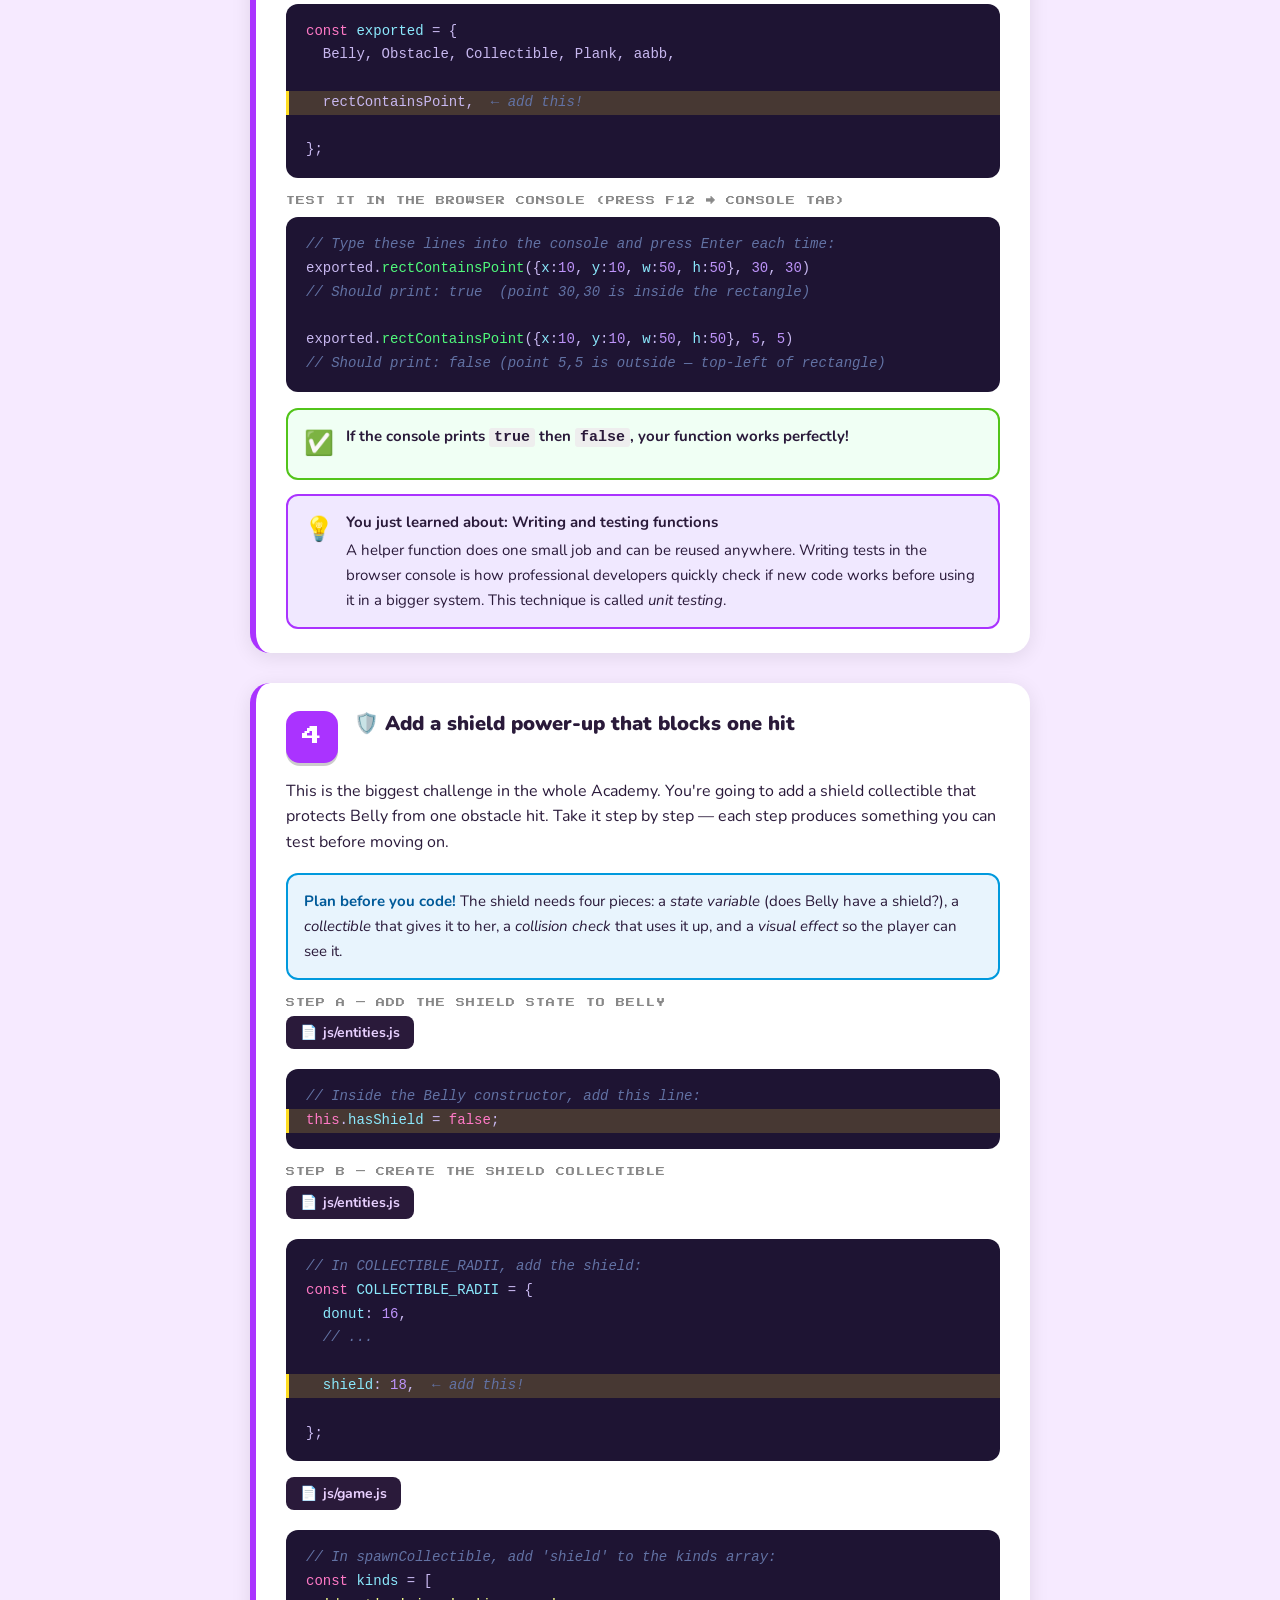
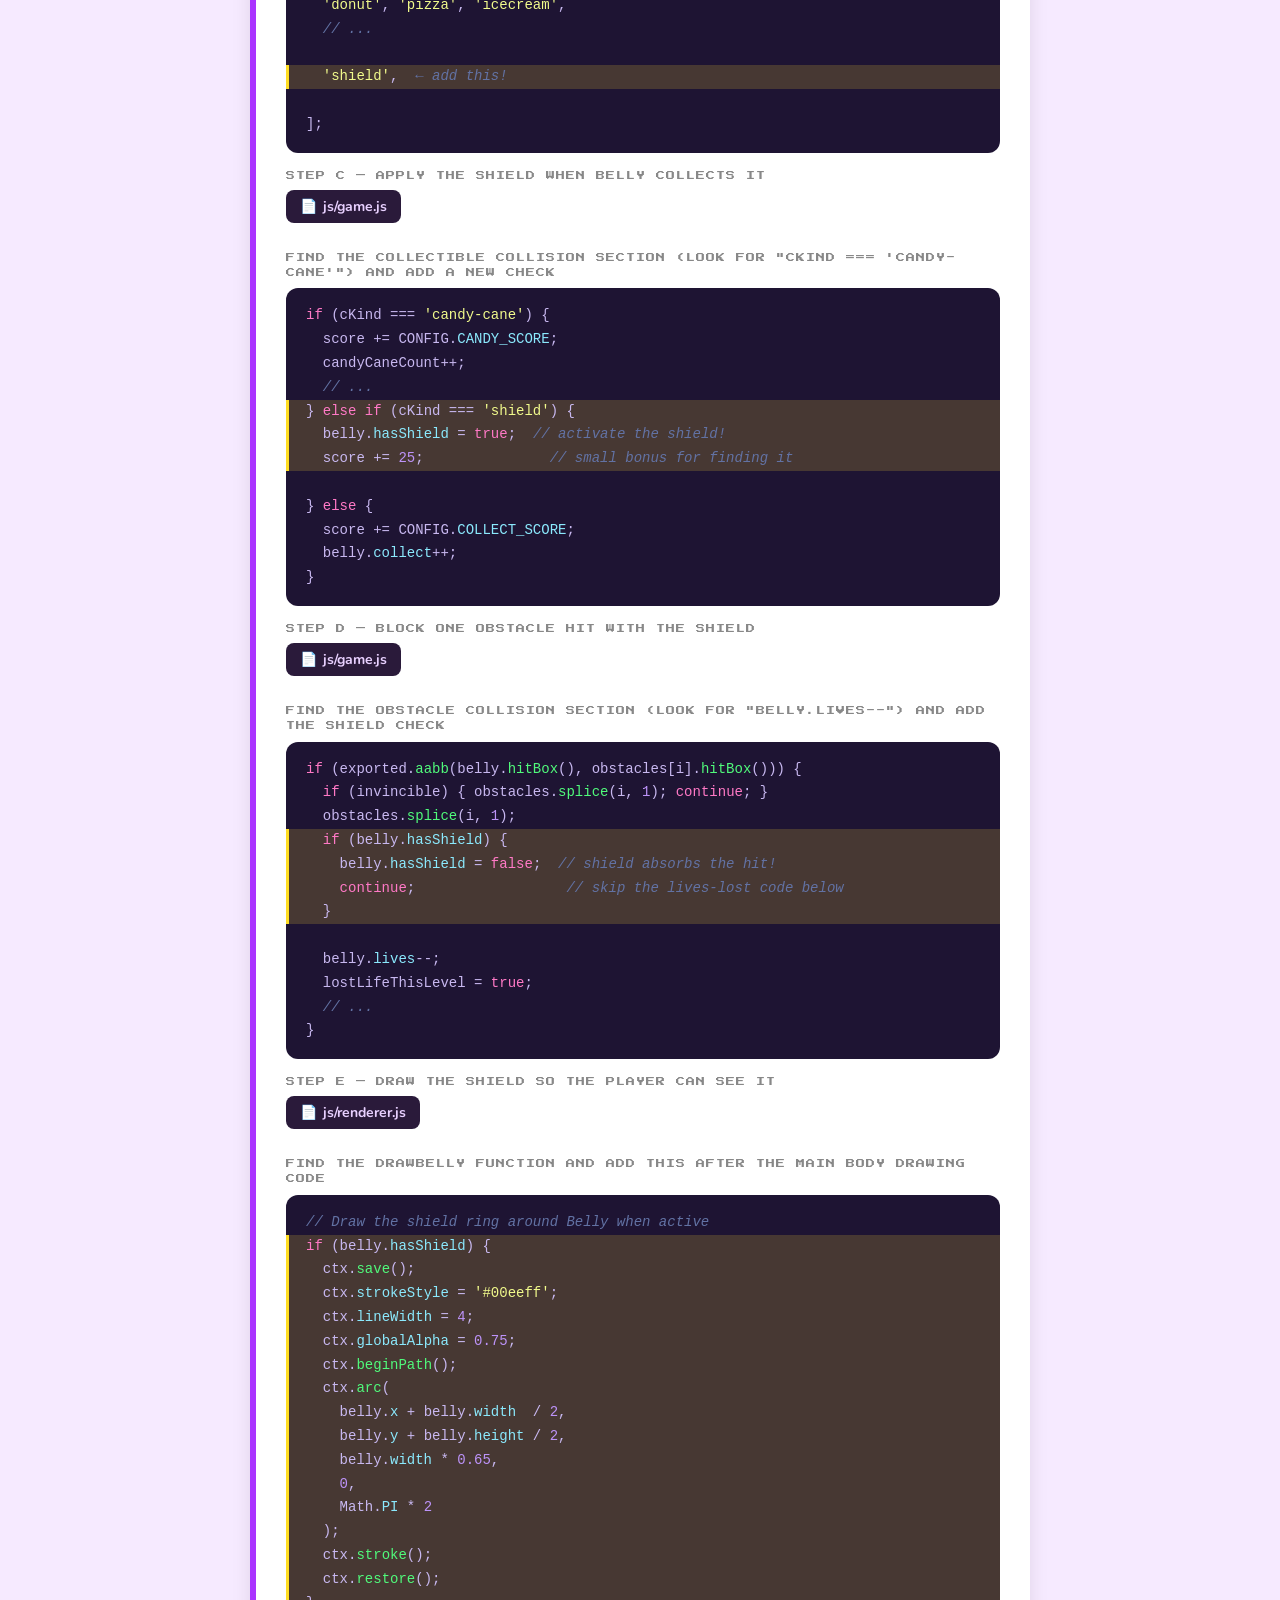
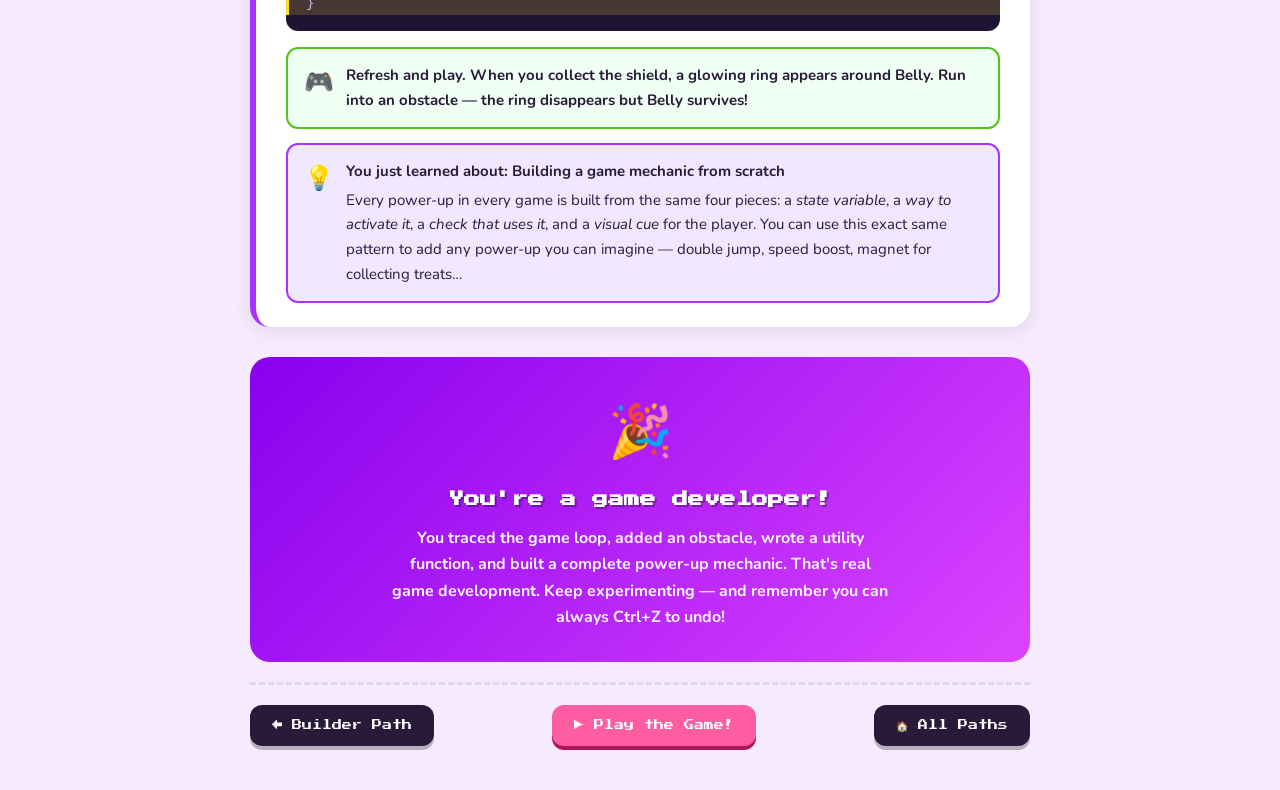
<file: learn/creator.html>
<!doctype html>
<html lang="en">
<head>
  <meta charset="utf-8">
  <meta name="viewport" content="width=device-width,initial-scale=1">
  <title>Creator Path — Belly Go Bonkers Academy</title>
  <link rel="preconnect" href="https://fonts.googleapis.com">
  <link href="https://fonts.googleapis.com/css2?family=Press+Start+2P&family=Nunito:wght@400;700;900&display=swap" rel="stylesheet">
  <link rel="stylesheet" href="style.css">
  <style>
    body { background: var(--creator-bg); }
    .page-hero { background: linear-gradient(135deg, #8800ee 0%, #dd44ff 100%); color: #fff; }
    .page-hero .hero-sub { color: rgba(255,255,255,0.95); }
    .path-badge { background: #fff; color: var(--creator-dark); }
    .page-hero .hero-ages { background: rgba(0,0,0,0.12); color: #fff; }
    .progress-dots a { border-color: var(--creator-accent); }
    .learn-box { background: #f0e8ff; border-color: var(--creator-accent); }
  </style>
</head>
<body class="creator">

  <nav class="top-nav">
    <a href="../index.html" class="nav-brand">🎮 Belly Go Bonkers</a>
    <div class="nav-links">
      <a href="index.html"    class="nav-link">🏠 Academy</a>
      <a href="story.html"    class="nav-link">💛 Our Story</a>
      <a href="explorer.html" class="nav-link">⭐ Explorer</a>
      <a href="builder.html"  class="nav-link">🔨 Builder</a>
      <a href="creator.html"  class="nav-link active">✨ Creator</a>
      <a href="../index.html" class="nav-link">▶ Play</a>
    </div>
  </nav>

  <div class="page-hero">
    <span class="path-badge">Path 3</span>
    <h1>✨ Creator</h1>
    <p class="hero-sub">You're writing the game, not just playing it!</p>
    <p class="hero-sub" style="font-size:15px; font-weight:700; opacity:0.9;">
      Write new logic from scratch. Understand how every frame works, then build your own features.
    </p>
    <span class="hero-ages">Ages 10–11 &nbsp;·&nbsp; 4 tasks</span>
    <div class="progress-dots" style="margin-top:18px;">
      <a href="#task1" title="Task 1">1</a>
      <a href="#task2" title="Task 2">2</a>
      <a href="#task3" title="Task 3">3</a>
      <a href="#task4" title="Task 4">4</a>
    </div>
  </div>

  <div class="content">

    <div class="tip-box" style="margin: 24px 0 12px;">
      <strong>✨ Creator tip:</strong> These tasks are bigger than the Explorer and Builder ones.
      Take them one step at a time. If something breaks, <em>undo</em> your last change (Ctrl+Z)
      and try again — breaking things is how programmers learn!
    </div>

    <!-- ── TASK 1 ── -->
    <div class="task-card" id="task1">
      <div class="task-header">
        <div class="task-number">1</div>
        <div>
          <h2>🔁 Trace the game loop</h2>
        </div>
      </div>
      <p class="task-intro">
        Before writing new code it helps to understand how the game ticks every frame.
        Follow this chain through the code — no changes needed, just reading and exploring.
      </p>

      <div class="step-label">Open this file and find the loop() function</div>
      <span class="file-badge">js/game.js</span>

      <div class="code-block">
        <pre><span class="cmt">/**
 * The main game loop — called ~60 times per second.
 * Creator Task 1: this is where the chain starts!
 */</span>
<span class="kw">function</span> <span class="fn">loop</span>(t) {
  <span class="fn">requestAnimationFrame</span>(<span class="fn">loop</span>); <span class="cmt">// schedule next frame</span>

  <span class="kw">const</span> dt = Math.<span class="fn">min</span>(<span class="num">50</span>, t - last) / <span class="num">1000</span>; <span class="cmt">// time since last frame (seconds)</span>
  last = t;

  <span class="kw">if</span> (state === <span class="str">'playing'</span>) <span class="fn">update</span>(dt); <span class="cmt">// ← step 1: move everything</span>
  <span class="fn">render</span>();                              <span class="cmt">// ← step 2: draw everything</span>
}</pre>
      </div>

      <p style="font-size:15px; margin: 12px 0;">Now follow the chain. Click into each file and read the function it calls:</p>

      <ol class="step-list">
        <li>
          <div>
            <strong>requestAnimationFrame(loop)</strong> — the browser calls <code style="background:#eee;padding:1px 5px;border-radius:3px;">loop()</code>
            roughly 60 times per second. Each call is one <em>frame</em>.
          </div>
        </li>
        <li>
          <div>
            <strong>dt (delta time)</strong> — the number of seconds since the last frame (usually about 0.016).
            Every movement is multiplied by <code style="background:#eee;padding:1px 5px;border-radius:3px;">dt</code> so the game runs
            at the same speed on fast and slow devices.
          </div>
        </li>
        <li>
          <div>
            <strong>update(dt)</strong> in <code style="background:#eee;padding:1px 5px;border-radius:3px;">js/game.js</code> — moves
            all the game objects. Look for where
            <code style="background:#eee;padding:1px 5px;border-radius:3px;">belly.update(dt, 0.6, planks)</code>
            is called. Then open <code style="background:#eee;padding:1px 5px;border-radius:3px;">js/entities.js</code> and read the
            <code style="background:#eee;padding:1px 5px;border-radius:3px;">update()</code> method — notice how
            <code style="background:#eee;padding:1px 5px;border-radius:3px;">this.vy += gravity</code> makes Belly fall down,
            and <code style="background:#eee;padding:1px 5px;border-radius:3px;">this.y += this.vy</code> moves her.
          </div>
        </li>
        <li>
          <div>
            <strong>render()</strong> in <code style="background:#eee;padding:1px 5px;border-radius:3px;">js/game.js</code> — calls
            all the Renderer drawing functions. Look for
            <code style="background:#eee;padding:1px 5px;border-radius:3px;">Renderer.drawBelly(...)</code>.
            Then open <code style="background:#eee;padding:1px 5px;border-radius:3px;">js/renderer.js</code> and find
            <code style="background:#eee;padding:1px 5px;border-radius:3px;">drawBelly()</code> to see how Belly is actually drawn.
          </div>
        </li>
      </ol>

      <div class="outcome-box">
        <span class="icon">🗺️</span>
        <div>
          Draw the chain on paper: <strong>requestAnimationFrame → loop → update → render → drawBelly</strong>.
          You now know how every frame of the game works!
        </div>
      </div>
      <div class="learn-box">
        <span class="icon">💡</span>
        <div>
          <strong>You just learned about: The game loop</strong>
          A game loop is the heartbeat of every video game — even big ones like Minecraft.
          Every frame it does the same three things: <em>check input</em>, <em>update positions</em>,
          <em>draw everything</em>. Delta time (<code style="background:#e8ccff;padding:1px 5px;border-radius:3px;">dt</code>)
          keeps the game fair on any device.
        </div>
      </div>
    </div>

    <!-- ── TASK 2 ── -->
    <div class="task-card" id="task2">
      <div class="task-header">
        <div class="task-number">2</div>
        <div>
          <h2>🛒 Add a brand-new obstacle kind</h2>
        </div>
      </div>
      <p class="task-intro">
        You're going to add a "shopping trolley" obstacle to the game from scratch.
        This touches three files — size, hitbox, and drawing.
      </p>

      <div class="step-label">Change 1 of 3 — define the size and hitbox</div>
      <span class="file-badge">js/entities.js</span>

      <div class="step-label">Add to Obstacle.SIZES (find the level 1 section)</div>
      <div class="code-block">
        <pre><span class="kw">static</span> <span class="prop">SIZES</span> = {
  <span class="cmt">// Level 1 — playground toys</span>
  <span class="str">'toy-small'</span>: { <span class="prop">w</span>: <span class="num">56</span>, <span class="prop">h</span>: <span class="num">56</span> },
  <span class="str">'dinosaur'</span>:  { <span class="prop">w</span>: <span class="num">64</span>, <span class="prop">h</span>: <span class="num">80</span> },
  <span class="hl">  <span class="str">'shopping-trolley'</span>: { <span class="prop">w</span>: <span class="num">90</span>, <span class="prop">h</span>: <span class="num">68</span> },  <span class="cmt">← add this!</span></span>
  <span class="cmt">// ...</span>
};</pre>
      </div>

      <div class="step-label">Add to OBSTACLE_HITBOX (find the level 1 section at the top)</div>
      <div class="code-block">
        <pre><span class="kw">const</span> <span class="prop">OBSTACLE_HITBOX</span> = {
  <span class="cmt">// Level 1</span>
  <span class="str">'toy-small'</span>: [<span class="num">0.10</span>, <span class="num">0.10</span>, <span class="num">0.80</span>, <span class="num">0.80</span>],
  <span class="hl">  <span class="str">'shopping-trolley'</span>: [<span class="num">0.06</span>, <span class="num">0.15</span>, <span class="num">0.88</span>, <span class="num">0.80</span>],  <span class="cmt">← add this!</span></span>
  <span class="cmt">// ...</span>
};</pre>
      </div>

      <div class="step-label">Change 2 of 3 — add it to the spawn list</div>
      <span class="file-badge">js/game.js</span>
      <div class="code-block">
        <pre><span class="kw">const</span> <span class="prop">kindsByLevel</span> = {
  <span class="prop">1</span>: [<span class="str">'toy-small'</span>, <span class="str">'toy-large'</span>, <span class="str">'toy-ball'</span>,
     <span class="str">'bicycle'</span>, <span class="str">'blocks'</span>, <span class="str">'toy-car'</span>, <span class="str">'dinosaur'</span>,
     <span class="hl">  <span class="str">'shopping-trolley'</span>,  <span class="cmt">← add this!</span></span>
  ],
  <span class="cmt">// ...</span>
};</pre>
      </div>

      <div class="step-label">Change 3 of 3 — draw it on screen</div>
      <span class="file-badge">js/renderer.js</span>
      <div class="step-label">Find the drawObstacle function and add a drawing block. Start with a simple rectangle — you can make it fancy later!</div>
      <div class="code-block">
        <pre><span class="cmt">// Creator Task 2: add your new obstacle drawing block here!</span>
<span class="hl"><span class="kw">if</span> (kind === <span class="str">'shopping-trolley'</span>) {
  <span class="cmt">// Body of the trolley</span>
  ctx.<span class="prop">fillStyle</span> = <span class="str">'#888'</span>;
  ctx.<span class="fn">fillRect</span>(x + w*<span class="num">0.05</span>, y + h*<span class="num">0.25</span>, w*<span class="num">0.90</span>, h*<span class="num">0.55</span>);
  <span class="cmt">// Wheels</span>
  ctx.<span class="prop">fillStyle</span> = <span class="str">'#444'</span>;
  ctx.<span class="fn">beginPath</span>();
  ctx.<span class="fn">arc</span>(x + w*<span class="num">0.22</span>, y + h*<span class="num">0.88</span>, w*<span class="num">0.10</span>, <span class="num">0</span>, Math.<span class="prop">PI</span>*<span class="num">2</span>);
  ctx.<span class="fn">arc</span>(x + w*<span class="num">0.78</span>, y + h*<span class="num">0.88</span>, w*<span class="num">0.10</span>, <span class="num">0</span>, Math.<span class="prop">PI</span>*<span class="num">2</span>);
  ctx.<span class="fn">fill</span>();
}</span></pre>
      </div>

      <div class="outcome-box">
        <span class="icon">🎮</span>
        <div>Refresh and play level 1 — shopping trolleys will start appearing as obstacles!</div>
      </div>
      <div class="learn-box">
        <span class="icon">💡</span>
        <div>
          <strong>You just learned about: Classes and data tables</strong>
          A class groups data (the size) and behaviour (the hitbox) together for one kind of thing.
          The SIZES and OBSTACLE_HITBOX tables separate the <em>data</em> from the <em>logic</em>,
          which means adding a new kind is just adding one line to each table — no big if/else chain needed.
        </div>
      </div>
    </div>

    <!-- ── TASK 3 ── -->
    <div class="task-card" id="task3">
      <div class="task-header">
        <div class="task-number">3</div>
        <div>
          <h2>📍 Write a new helper function</h2>
        </div>
      </div>
      <p class="task-intro">
        The codebase already has a function called <code style="background:#eee;padding:1px 5px;border-radius:3px;">aabb()</code>
        that checks if two rectangles overlap. You're going to write a similar helper
        — <code style="background:#eee;padding:1px 5px;border-radius:3px;">rectContainsPoint()</code> — that checks if a single point
        is inside a rectangle. Then you'll test it yourself in the browser console.
      </p>

      <div class="step-label">First, understand aabb() — read this and think about the logic</div>
      <span class="file-badge">js/entities.js</span>
      <div class="code-block">
        <pre><span class="cmt">/**
 * Checks whether two rectangles overlap.
 * Returns true if they intersect.
 */</span>
<span class="kw">function</span> <span class="fn">aabb</span>(a, b) {
  <span class="kw">return</span> (
    a.<span class="prop">x</span>         &lt; b.<span class="prop">x</span> + b.<span class="prop">w</span>  <span class="cmt">// a's left edge is left of b's right edge</span>
    &amp;&amp; a.<span class="prop">x</span> + a.<span class="prop">w</span> &gt; b.<span class="prop">x</span>        <span class="cmt">// a's right edge is right of b's left edge</span>
    &amp;&amp; a.<span class="prop">y</span>         &lt; b.<span class="prop">y</span> + b.<span class="prop">h</span>  <span class="cmt">// a's top is above b's bottom</span>
    &amp;&amp; a.<span class="prop">y</span> + a.<span class="prop">h</span> &gt; b.<span class="prop">y</span>          <span class="cmt">// a's bottom is below b's top</span>
  );
}</pre>
      </div>

      <div class="step-label">Now write rectContainsPoint — a point is just a rectangle with zero size!</div>
      <div class="step-label">Add this function just above aabb() in entities.js</div>
      <div class="code-block">
        <pre><span class="cmt">/**
 * Checks whether a point lies inside a rectangle.
 * @param {{ x, y, w, h }} rect - The rectangle.
 * @param {number} px - Point x position.
 * @param {number} py - Point y position.
 * @returns {boolean}
 */</span>
<span class="kw">function</span> <span class="fn">rectContainsPoint</span>(rect, px, py) {
  <span class="kw">return</span> (
    px &gt;= rect.<span class="prop">x</span>              <span class="cmt">// point is right of left edge</span>
    &amp;&amp; px &lt;= rect.<span class="prop">x</span> + rect.<span class="prop">w</span>  <span class="cmt">// point is left of right edge</span>
    &amp;&amp; py &gt;= rect.<span class="prop">y</span>              <span class="cmt">// point is below top edge</span>
    &amp;&amp; py &lt;= rect.<span class="prop">y</span> + rect.<span class="prop">h</span>   <span class="cmt">// point is above bottom edge</span>
  );
}</pre>
      </div>

      <div class="step-label">Add it to the exported object at the bottom of the file</div>
      <div class="code-block">
        <pre><span class="kw">const</span> <span class="prop">exported</span> = {
  Belly, Obstacle, Collectible, Plank, aabb,
  <span class="hl">  rectContainsPoint,  <span class="cmt">← add this!</span></span>
};</pre>
      </div>

      <div class="step-label">Test it in the browser console (press F12 → Console tab)</div>
      <div class="code-block">
        <pre><span class="cmt">// Type these lines into the console and press Enter each time:</span>
exported.<span class="fn">rectContainsPoint</span>({<span class="prop">x</span>:<span class="num">10</span>, <span class="prop">y</span>:<span class="num">10</span>, <span class="prop">w</span>:<span class="num">50</span>, <span class="prop">h</span>:<span class="num">50</span>}, <span class="num">30</span>, <span class="num">30</span>)
<span class="cmt">// Should print: true  (point 30,30 is inside the rectangle)</span>

exported.<span class="fn">rectContainsPoint</span>({<span class="prop">x</span>:<span class="num">10</span>, <span class="prop">y</span>:<span class="num">10</span>, <span class="prop">w</span>:<span class="num">50</span>, <span class="prop">h</span>:<span class="num">50</span>}, <span class="num">5</span>, <span class="num">5</span>)
<span class="cmt">// Should print: false (point 5,5 is outside — top-left of rectangle)</span></pre>
      </div>

      <div class="outcome-box">
        <span class="icon">✅</span>
        <div>If the console prints <code style="background:#eee;padding:1px 5px;border-radius:3px;">true</code> then <code style="background:#eee;padding:1px 5px;border-radius:3px;">false</code>, your function works perfectly!</div>
      </div>
      <div class="learn-box">
        <span class="icon">💡</span>
        <div>
          <strong>You just learned about: Writing and testing functions</strong>
          A helper function does one small job and can be reused anywhere.
          Writing tests in the browser console is how professional developers
          quickly check if new code works before using it in a bigger system.
          This technique is called <em>unit testing</em>.
        </div>
      </div>
    </div>

    <!-- ── TASK 4 ── -->
    <div class="task-card" id="task4">
      <div class="task-header">
        <div class="task-number">4</div>
        <div>
          <h2>🛡️ Add a shield power-up that blocks one hit</h2>
        </div>
      </div>
      <p class="task-intro">
        This is the biggest challenge in the whole Academy. You're going to add a shield
        collectible that protects Belly from one obstacle hit. Take it step by step —
        each step produces something you can test before moving on.
      </p>

      <div class="tip-box">
        <strong>Plan before you code!</strong> The shield needs four pieces:
        a <em>state variable</em> (does Belly have a shield?),
        a <em>collectible</em> that gives it to her,
        a <em>collision check</em> that uses it up,
        and a <em>visual effect</em> so the player can see it.
      </div>

      <div class="step-label">Step A — Add the shield state to Belly</div>
      <span class="file-badge">js/entities.js</span>
      <div class="code-block">
        <pre><span class="cmt">// Inside the Belly constructor, add this line:</span>
<span class="hl"><span class="kw">this</span>.<span class="prop">hasShield</span> = <span class="kw">false</span>;</span></pre>
      </div>

      <div class="step-label">Step B — Create the shield collectible</div>
      <span class="file-badge">js/entities.js</span>
      <div class="code-block">
        <pre><span class="cmt">// In COLLECTIBLE_RADII, add the shield:</span>
<span class="kw">const</span> <span class="prop">COLLECTIBLE_RADII</span> = {
  <span class="prop">donut</span>: <span class="num">16</span>,
  <span class="cmt">// ...</span>
  <span class="hl">  <span class="prop">shield</span>: <span class="num">18</span>,  <span class="cmt">← add this!</span></span>
};</pre>
      </div>

      <span class="file-badge">js/game.js</span>
      <div class="code-block">
        <pre><span class="cmt">// In spawnCollectible, add 'shield' to the kinds array:</span>
<span class="kw">const</span> <span class="prop">kinds</span> = [
  <span class="str">'donut'</span>, <span class="str">'pizza'</span>, <span class="str">'icecream'</span>,
  <span class="cmt">// ...</span>
  <span class="hl">  <span class="str">'shield'</span>,  <span class="cmt">← add this!</span></span>
];</pre>
      </div>

      <div class="step-label">Step C — Apply the shield when Belly collects it</div>
      <span class="file-badge">js/game.js</span>
      <div class="step-label">Find the collectible collision section (look for "cKind === 'candy-cane'") and add a new check</div>
      <div class="code-block">
        <pre><span class="kw">if</span> (cKind === <span class="str">'candy-cane'</span>) {
  score += CONFIG.<span class="prop">CANDY_SCORE</span>;
  candyCaneCount++;
  <span class="cmt">// ...</span>
<span class="hl">} <span class="kw">else if</span> (cKind === <span class="str">'shield'</span>) {
  belly.<span class="prop">hasShield</span> = <span class="kw">true</span>;  <span class="cmt">// activate the shield!</span>
  score += <span class="num">25</span>;               <span class="cmt">// small bonus for finding it</span></span>
} <span class="kw">else</span> {
  score += CONFIG.<span class="prop">COLLECT_SCORE</span>;
  belly.<span class="prop">collect</span>++;
}</pre>
      </div>

      <div class="step-label">Step D — Block one obstacle hit with the shield</div>
      <span class="file-badge">js/game.js</span>
      <div class="step-label">Find the obstacle collision section (look for "belly.lives--") and add the shield check</div>
      <div class="code-block">
        <pre><span class="kw">if</span> (exported.<span class="fn">aabb</span>(belly.<span class="fn">hitBox</span>(), obstacles[i].<span class="fn">hitBox</span>())) {
  <span class="kw">if</span> (invincible) { obstacles.<span class="fn">splice</span>(i, <span class="num">1</span>); <span class="kw">continue</span>; }
  obstacles.<span class="fn">splice</span>(i, <span class="num">1</span>);
<span class="hl">  <span class="kw">if</span> (belly.<span class="prop">hasShield</span>) {
    belly.<span class="prop">hasShield</span> = <span class="kw">false</span>;  <span class="cmt">// shield absorbs the hit!</span>
    <span class="kw">continue</span>;                  <span class="cmt">// skip the lives-lost code below</span>
  }</span>
  belly.<span class="prop">lives</span>--;
  lostLifeThisLevel = <span class="kw">true</span>;
  <span class="cmt">// ...</span>
}</pre>
      </div>

      <div class="step-label">Step E — Draw the shield so the player can see it</div>
      <span class="file-badge">js/renderer.js</span>
      <div class="step-label">Find the drawBelly function and add this after the main body drawing code</div>
      <div class="code-block">
        <pre><span class="cmt">// Draw the shield ring around Belly when active</span>
<span class="hl"><span class="kw">if</span> (belly.<span class="prop">hasShield</span>) {
  ctx.<span class="fn">save</span>();
  ctx.<span class="prop">strokeStyle</span> = <span class="str">'#00eeff'</span>;
  ctx.<span class="prop">lineWidth</span> = <span class="num">4</span>;
  ctx.<span class="prop">globalAlpha</span> = <span class="num">0.75</span>;
  ctx.<span class="fn">beginPath</span>();
  ctx.<span class="fn">arc</span>(
    belly.<span class="prop">x</span> + belly.<span class="prop">width</span>  / <span class="num">2</span>,
    belly.<span class="prop">y</span> + belly.<span class="prop">height</span> / <span class="num">2</span>,
    belly.<span class="prop">width</span> * <span class="num">0.65</span>,
    <span class="num">0</span>,
    Math.<span class="prop">PI</span> * <span class="num">2</span>
  );
  ctx.<span class="fn">stroke</span>();
  ctx.<span class="fn">restore</span>();
}</span></pre>
      </div>

      <div class="outcome-box">
        <span class="icon">🎮</span>
        <div>
          Refresh and play. When you collect the shield, a glowing ring appears around Belly.
          Run into an obstacle — the ring disappears but Belly survives!
        </div>
      </div>
      <div class="learn-box">
        <span class="icon">💡</span>
        <div>
          <strong>You just learned about: Building a game mechanic from scratch</strong>
          Every power-up in every game is built from the same four pieces:
          a <em>state variable</em>, a <em>way to activate it</em>, a <em>check that uses it</em>,
          and a <em>visual cue</em> for the player. You can use this exact same pattern
          to add any power-up you can imagine — double jump, speed boost, magnet for collecting treats…
        </div>
      </div>
    </div>

    <!-- Congratulations -->
    <div style="text-align:center; padding: 32px 20px; background: linear-gradient(135deg, #8800ee, #dd44ff); border-radius: 20px; margin: 20px 0; color: #fff;">
      <div style="font-size: 52px; margin-bottom: 12px;">🎉</div>
      <h2 style="font-family: 'Press Start 2P', monospace; font-size: 16px; margin-bottom: 12px; text-shadow: 2px 2px 0 rgba(0,0,0,0.3);">You're a game developer!</h2>
      <p style="font-size: 16px; font-weight: 700; opacity: 0.95; max-width: 500px; margin: 0 auto;">
        You traced the game loop, added an obstacle, wrote a utility function, and built
        a complete power-up mechanic. That's real game development. Keep experimenting —
        and remember you can always Ctrl+Z to undo!
      </p>
    </div>

    <!-- Bottom nav -->
    <div class="path-nav">
      <a href="builder.html">← Builder Path</a>
      <a href="../index.html" class="play-btn">▶ Play the Game!</a>
      <a href="index.html">🏠 All Paths</a>
    </div>

  </div><!-- /content -->
</body>
</html>
</file>
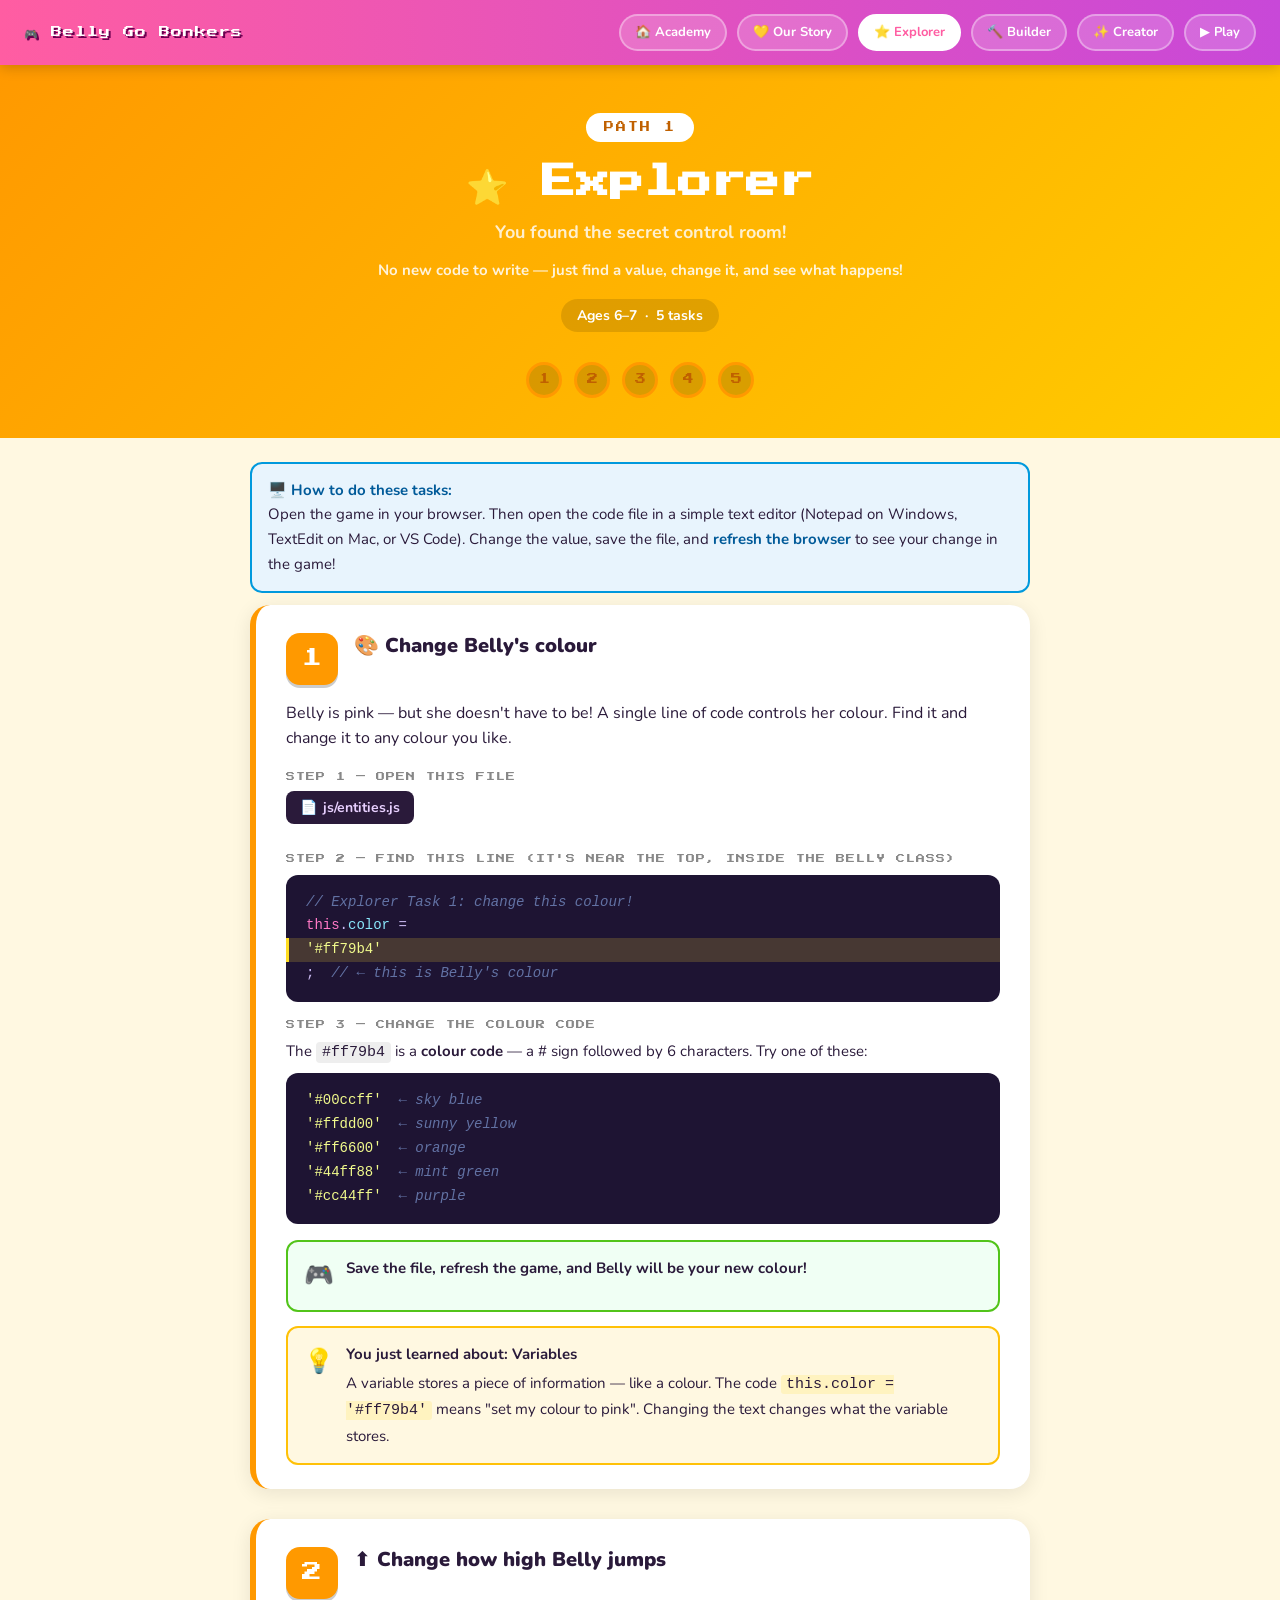
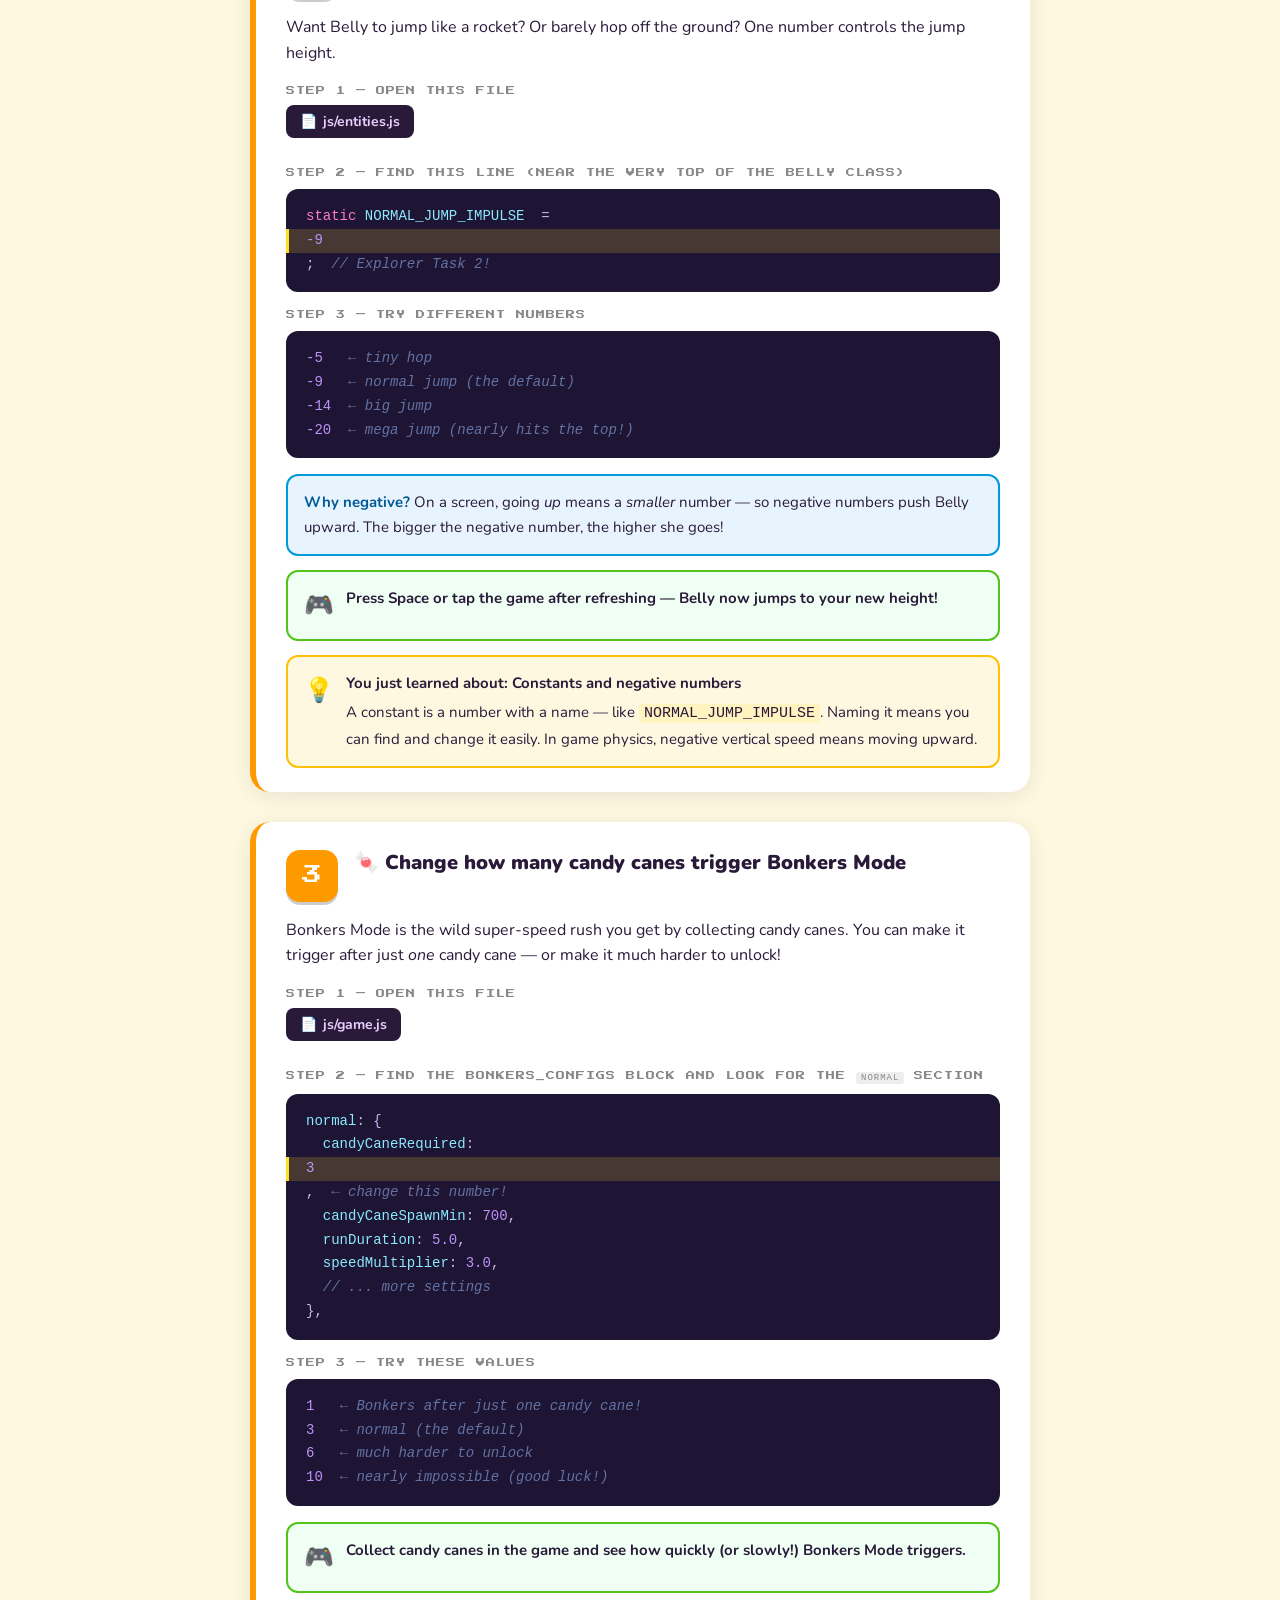
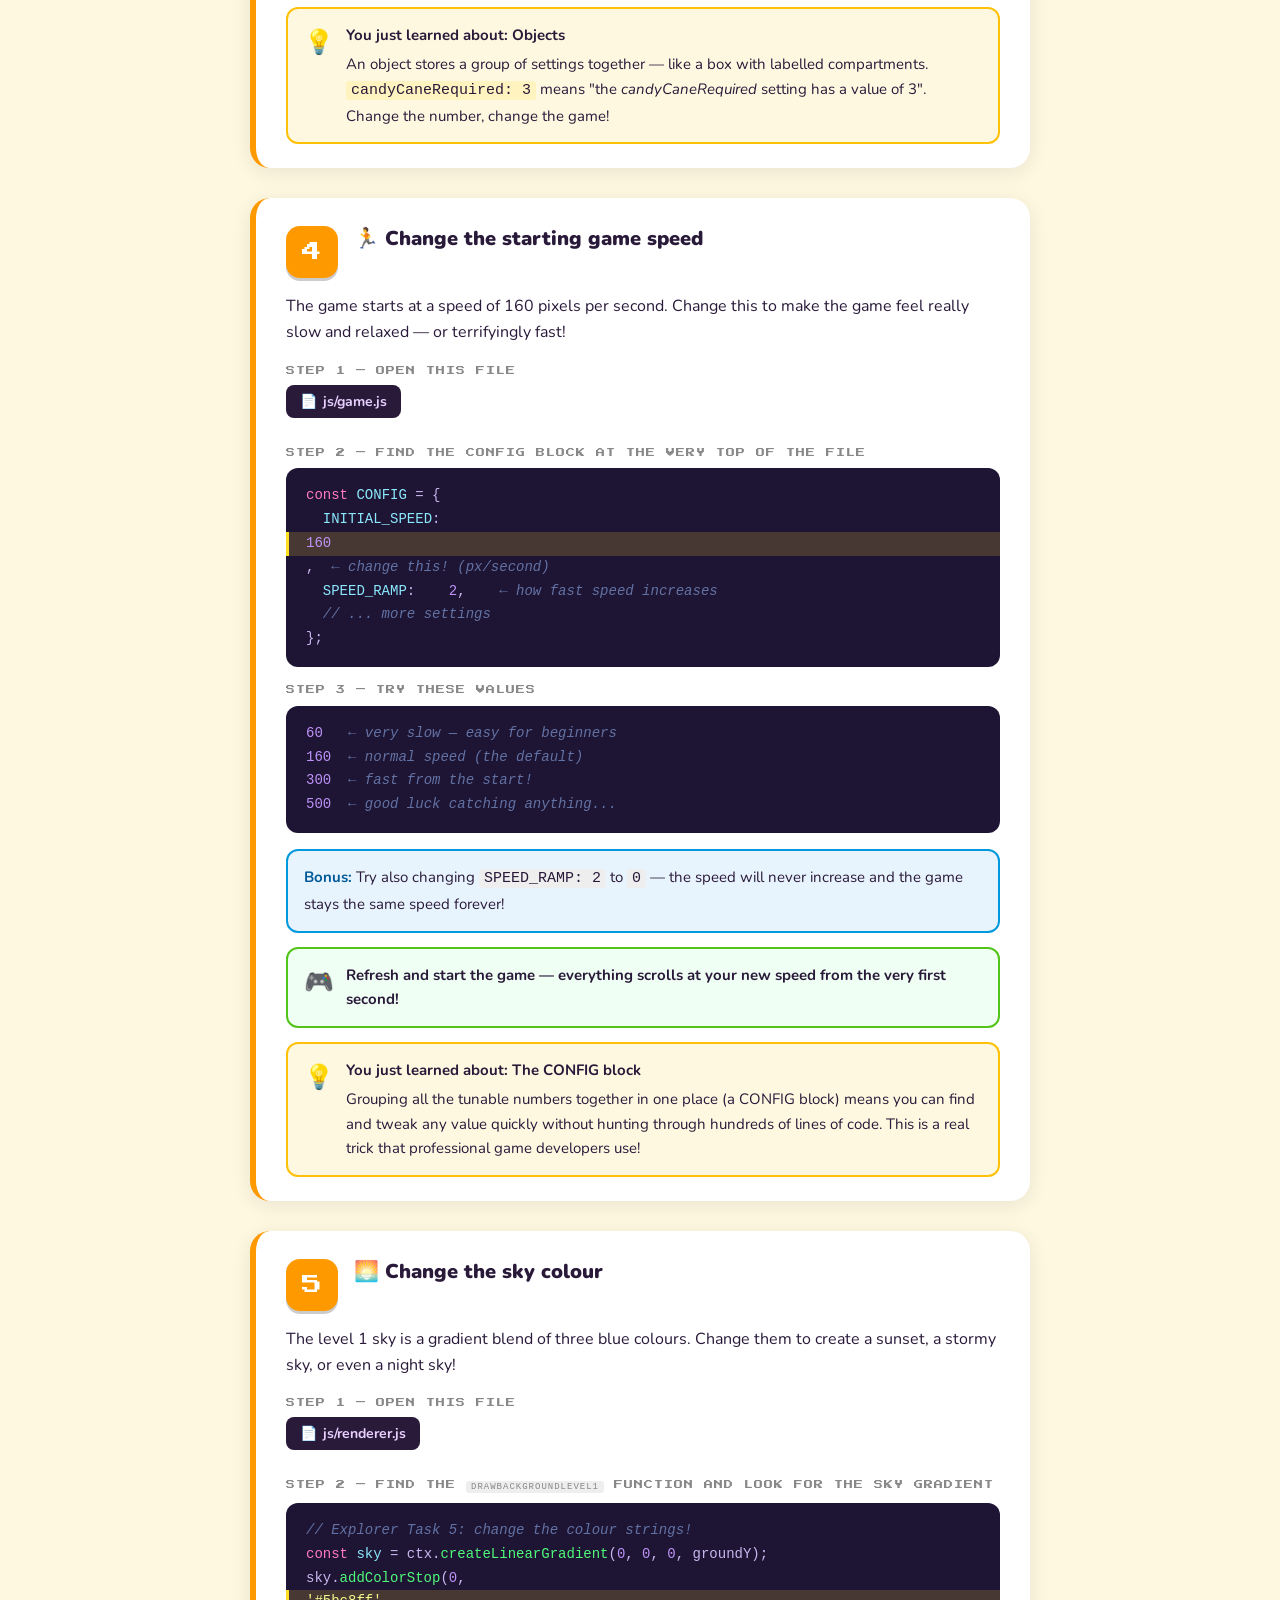
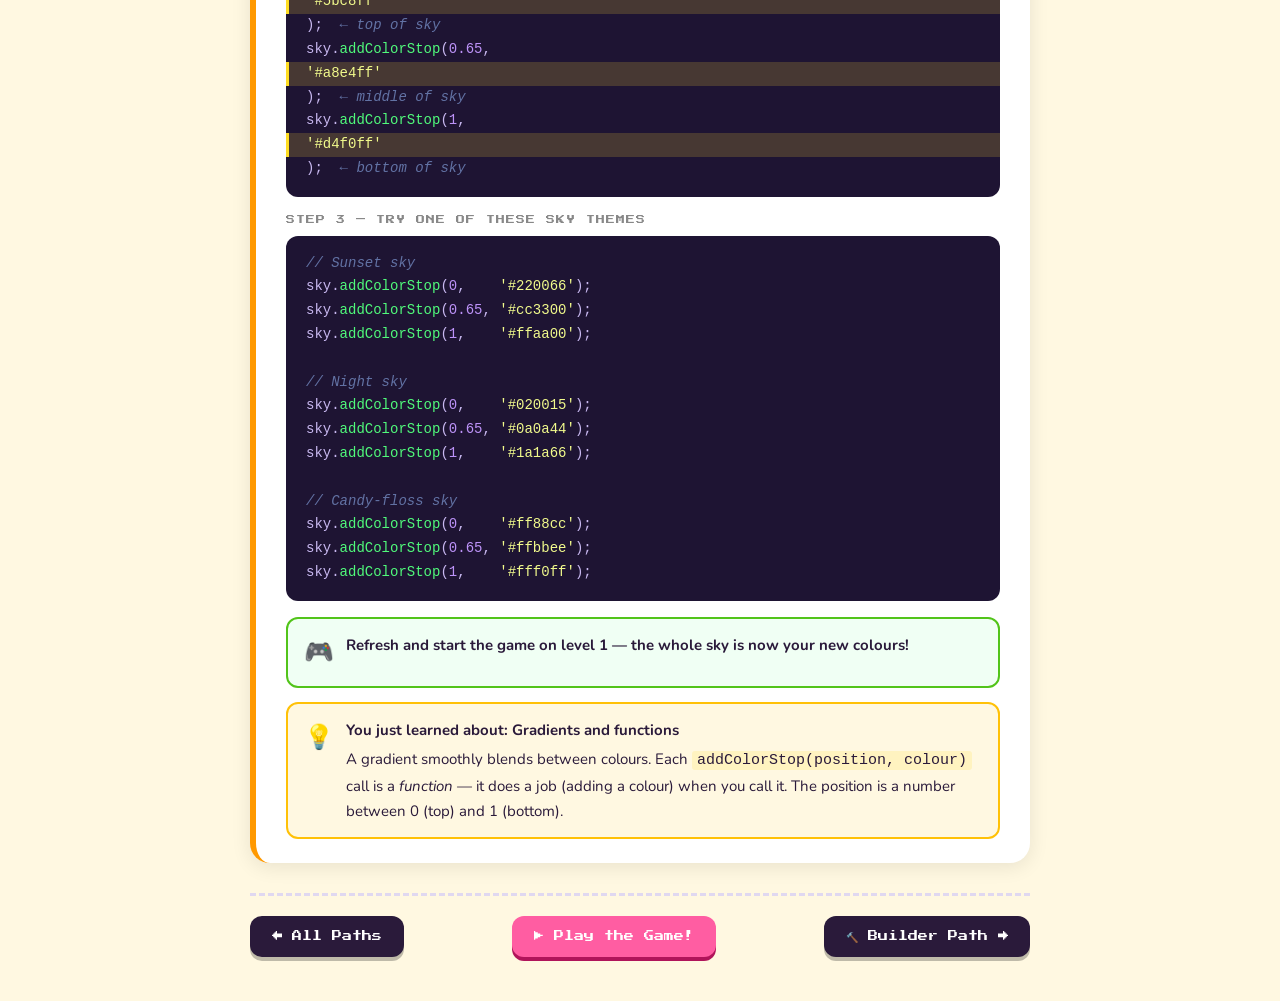
<file: learn/explorer.html>
<!doctype html>
<html lang="en">
<head>
  <meta charset="utf-8">
  <meta name="viewport" content="width=device-width,initial-scale=1">
  <title>Explorer Path — Belly Go Bonkers Academy</title>
  <link rel="preconnect" href="https://fonts.googleapis.com">
  <link href="https://fonts.googleapis.com/css2?family=Press+Start+2P&family=Nunito:wght@400;700;900&display=swap" rel="stylesheet">
  <link rel="stylesheet" href="style.css">
  <style>
    body { background: var(--explorer-bg); }
    .page-hero { background: linear-gradient(135deg, #ff9900 0%, #ffcc00 100%); color: #fff; }
    .page-hero .hero-sub { color: rgba(255,255,255,0.95); }
    .path-badge { background: #fff; color: var(--explorer-dark); }
    .page-hero .hero-ages { background: rgba(0,0,0,0.12); color: #fff; }
    .progress-dots a { border-color: var(--explorer-accent); color: var(--explorer-dark); }
  </style>
</head>
<body class="explorer">

  <nav class="top-nav">
    <a href="../index.html" class="nav-brand">🎮 Belly Go Bonkers</a>
    <div class="nav-links">
      <a href="index.html"    class="nav-link">🏠 Academy</a>
      <a href="story.html"    class="nav-link">💛 Our Story</a>
      <a href="explorer.html" class="nav-link active">⭐ Explorer</a>
      <a href="builder.html"  class="nav-link">🔨 Builder</a>
      <a href="creator.html"  class="nav-link">✨ Creator</a>
      <a href="../index.html" class="nav-link">▶ Play</a>
    </div>
  </nav>

  <div class="page-hero">
    <span class="path-badge">Path 1</span>
    <h1>⭐ Explorer</h1>
    <p class="hero-sub">You found the secret control room!</p>
    <p class="hero-sub" style="font-size:15px; font-weight:700; opacity:0.9;">
      No new code to write — just find a value, change it, and see what happens!
    </p>
    <span class="hero-ages">Ages 6–7 &nbsp;·&nbsp; 5 tasks</span>
    <div class="progress-dots" style="margin-top:18px;">
      <a href="#task1" title="Task 1">1</a>
      <a href="#task2" title="Task 2">2</a>
      <a href="#task3" title="Task 3">3</a>
      <a href="#task4" title="Task 4">4</a>
      <a href="#task5" title="Task 5">5</a>
    </div>
  </div>

  <div class="content">

    <div class="tip-box" style="margin: 24px 0 12px;">
      <strong>🖥️ How to do these tasks:</strong><br>
      Open the game in your browser. Then open the code file in a simple text editor
      (Notepad on Windows, TextEdit on Mac, or VS Code). Change the value, save the file,
      and <strong>refresh the browser</strong> to see your change in the game!
    </div>

    <!-- ── TASK 1 ── -->
    <div class="task-card" id="task1">
      <div class="task-header">
        <div class="task-number">1</div>
        <div>
          <h2>🎨 Change Belly's colour</h2>
        </div>
      </div>
      <p class="task-intro">
        Belly is pink — but she doesn't have to be! A single line of code controls her colour.
        Find it and change it to any colour you like.
      </p>

      <div class="step-label">Step 1 — open this file</div>
      <span class="file-badge">js/entities.js</span>

      <div class="step-label">Step 2 — find this line (it's near the top, inside the Belly class)</div>
      <div class="code-block">
        <pre><span class="cmt">// Explorer Task 1: change this colour!</span>
<span class="kw">this</span>.<span class="prop">color</span> = <span class="hl"><span class="str">'#ff79b4'</span></span>;  <span class="cmt">// ← this is Belly's colour</span></pre>
      </div>

      <div class="step-label">Step 3 — change the colour code</div>
      <p style="font-size:15px; margin-bottom:8px;">The <code style="background:#eee;padding:2px 6px;border-radius:4px;">#ff79b4</code> is a <strong>colour code</strong> — a # sign followed by 6 characters. Try one of these:</p>
      <div class="code-block">
        <pre><span class="str">'#00ccff'</span>  <span class="cmt">← sky blue</span>
<span class="str">'#ffdd00'</span>  <span class="cmt">← sunny yellow</span>
<span class="str">'#ff6600'</span>  <span class="cmt">← orange</span>
<span class="str">'#44ff88'</span>  <span class="cmt">← mint green</span>
<span class="str">'#cc44ff'</span>  <span class="cmt">← purple</span></pre>
      </div>

      <div class="outcome-box">
        <span class="icon">🎮</span>
        <div>Save the file, refresh the game, and Belly will be your new colour!</div>
      </div>
      <div class="learn-box">
        <span class="icon">💡</span>
        <div>
          <strong>You just learned about: Variables</strong>
          A variable stores a piece of information — like a colour.
          The code <code style="background:#fff3c0;padding:1px 5px;border-radius:3px;">this.color = '#ff79b4'</code>
          means "set my colour to pink". Changing the text changes what the variable stores.
        </div>
      </div>
    </div>

    <!-- ── TASK 2 ── -->
    <div class="task-card" id="task2">
      <div class="task-header">
        <div class="task-number">2</div>
        <div>
          <h2>⬆️ Change how high Belly jumps</h2>
        </div>
      </div>
      <p class="task-intro">
        Want Belly to jump like a rocket? Or barely hop off the ground?
        One number controls the jump height.
      </p>

      <div class="step-label">Step 1 — open this file</div>
      <span class="file-badge">js/entities.js</span>

      <div class="step-label">Step 2 — find this line (near the very top of the Belly class)</div>
      <div class="code-block">
        <pre><span class="kw">static</span> <span class="prop">NORMAL_JUMP_IMPULSE</span>  = <span class="hl"><span class="num">-9</span></span>;  <span class="cmt">// Explorer Task 2!</span></pre>
      </div>

      <div class="step-label">Step 3 — try different numbers</div>
      <div class="code-block">
        <pre><span class="num">-5</span>   <span class="cmt">← tiny hop</span>
<span class="num">-9</span>   <span class="cmt">← normal jump (the default)</span>
<span class="num">-14</span>  <span class="cmt">← big jump</span>
<span class="num">-20</span>  <span class="cmt">← mega jump (nearly hits the top!)</span></pre>
      </div>

      <div class="tip-box">
        <strong>Why negative?</strong> On a screen, going <em>up</em> means a
        <em>smaller</em> number — so negative numbers push Belly upward. The bigger
        the negative number, the higher she goes!
      </div>
      <div class="outcome-box">
        <span class="icon">🎮</span>
        <div>Press Space or tap the game after refreshing — Belly now jumps to your new height!</div>
      </div>
      <div class="learn-box">
        <span class="icon">💡</span>
        <div>
          <strong>You just learned about: Constants and negative numbers</strong>
          A constant is a number with a name — like
          <code style="background:#fff3c0;padding:1px 5px;border-radius:3px;">NORMAL_JUMP_IMPULSE</code>.
          Naming it means you can find and change it easily. In game physics,
          negative vertical speed means moving upward.
        </div>
      </div>
    </div>

    <!-- ── TASK 3 ── -->
    <div class="task-card" id="task3">
      <div class="task-header">
        <div class="task-number">3</div>
        <div>
          <h2>🍬 Change how many candy canes trigger Bonkers Mode</h2>
        </div>
      </div>
      <p class="task-intro">
        Bonkers Mode is the wild super-speed rush you get by collecting candy canes.
        You can make it trigger after just <em>one</em> candy cane — or make it much harder to unlock!
      </p>

      <div class="step-label">Step 1 — open this file</div>
      <span class="file-badge">js/game.js</span>

      <div class="step-label">Step 2 — find the BONKERS_CONFIGS block and look for the <code style="background:#eee;padding:1px 5px;border-radius:3px;">normal</code> section</div>
      <div class="code-block">
        <pre><span class="prop">normal</span>: {
  <span class="prop">candyCaneRequired</span>: <span class="hl"><span class="num">3</span></span>,  <span class="cmt">← change this number!</span>
  <span class="prop">candyCaneSpawnMin</span>: <span class="num">700</span>,
  <span class="prop">runDuration</span>: <span class="num">5.0</span>,
  <span class="prop">speedMultiplier</span>: <span class="num">3.0</span>,
  <span class="cmt">// ... more settings</span>
},</pre>
      </div>

      <div class="step-label">Step 3 — try these values</div>
      <div class="code-block">
        <pre><span class="num">1</span>   <span class="cmt">← Bonkers after just one candy cane!</span>
<span class="num">3</span>   <span class="cmt">← normal (the default)</span>
<span class="num">6</span>   <span class="cmt">← much harder to unlock</span>
<span class="num">10</span>  <span class="cmt">← nearly impossible (good luck!)</span></pre>
      </div>

      <div class="outcome-box">
        <span class="icon">🎮</span>
        <div>Collect candy canes in the game and see how quickly (or slowly!) Bonkers Mode triggers.</div>
      </div>
      <div class="learn-box">
        <span class="icon">💡</span>
        <div>
          <strong>You just learned about: Objects</strong>
          An object stores a group of settings together — like a box with labelled compartments.
          <code style="background:#fff3c0;padding:1px 5px;border-radius:3px;">candyCaneRequired: 3</code>
          means "the <em>candyCaneRequired</em> setting has a value of 3".
          Change the number, change the game!
        </div>
      </div>
    </div>

    <!-- ── TASK 4 ── -->
    <div class="task-card" id="task4">
      <div class="task-header">
        <div class="task-number">4</div>
        <div>
          <h2>🏃 Change the starting game speed</h2>
        </div>
      </div>
      <p class="task-intro">
        The game starts at a speed of 160 pixels per second. Change this to make
        the game feel really slow and relaxed — or terrifyingly fast!
      </p>

      <div class="step-label">Step 1 — open this file</div>
      <span class="file-badge">js/game.js</span>

      <div class="step-label">Step 2 — find the CONFIG block at the very top of the file</div>
      <div class="code-block">
        <pre><span class="kw">const</span> <span class="prop">CONFIG</span> = {
  <span class="prop">INITIAL_SPEED</span>: <span class="hl"><span class="num">160</span></span>,  <span class="cmt">← change this! (px/second)</span>
  <span class="prop">SPEED_RAMP</span>:    <span class="num">2</span>,    <span class="cmt">← how fast speed increases</span>
  <span class="cmt">// ... more settings</span>
};</pre>
      </div>

      <div class="step-label">Step 3 — try these values</div>
      <div class="code-block">
        <pre><span class="num">60</span>   <span class="cmt">← very slow — easy for beginners</span>
<span class="num">160</span>  <span class="cmt">← normal speed (the default)</span>
<span class="num">300</span>  <span class="cmt">← fast from the start!</span>
<span class="num">500</span>  <span class="cmt">← good luck catching anything...</span></pre>
      </div>

      <div class="tip-box">
        <strong>Bonus:</strong> Try also changing <code style="background:#eee;padding:1px 5px;border-radius:3px;">SPEED_RAMP: 2</code>
        to <code style="background:#eee;padding:1px 5px;border-radius:3px;">0</code> — the speed will
        never increase and the game stays the same speed forever!
      </div>
      <div class="outcome-box">
        <span class="icon">🎮</span>
        <div>Refresh and start the game — everything scrolls at your new speed from the very first second!</div>
      </div>
      <div class="learn-box">
        <span class="icon">💡</span>
        <div>
          <strong>You just learned about: The CONFIG block</strong>
          Grouping all the tunable numbers together in one place (a CONFIG block)
          means you can find and tweak any value quickly without hunting through
          hundreds of lines of code. This is a real trick that professional game developers use!
        </div>
      </div>
    </div>

    <!-- ── TASK 5 ── -->
    <div class="task-card" id="task5">
      <div class="task-header">
        <div class="task-number">5</div>
        <div>
          <h2>🌅 Change the sky colour</h2>
        </div>
      </div>
      <p class="task-intro">
        The level 1 sky is a gradient blend of three blue colours.
        Change them to create a sunset, a stormy sky, or even a night sky!
      </p>

      <div class="step-label">Step 1 — open this file</div>
      <span class="file-badge">js/renderer.js</span>

      <div class="step-label">Step 2 — find the <code style="background:#eee;padding:1px 5px;border-radius:3px;">drawBackgroundLevel1</code> function and look for the sky gradient</div>
      <div class="code-block">
        <pre><span class="cmt">// Explorer Task 5: change the colour strings!</span>
<span class="kw">const</span> <span class="prop">sky</span> = ctx.<span class="fn">createLinearGradient</span>(<span class="num">0</span>, <span class="num">0</span>, <span class="num">0</span>, groundY);
sky.<span class="fn">addColorStop</span>(<span class="num">0</span>,    <span class="hl"><span class="str">'#5bc8ff'</span></span>);  <span class="cmt">← top of sky</span>
sky.<span class="fn">addColorStop</span>(<span class="num">0.65</span>, <span class="hl"><span class="str">'#a8e4ff'</span></span>);  <span class="cmt">← middle of sky</span>
sky.<span class="fn">addColorStop</span>(<span class="num">1</span>,    <span class="hl"><span class="str">'#d4f0ff'</span></span>);  <span class="cmt">← bottom of sky</span></pre>
      </div>

      <div class="step-label">Step 3 — try one of these sky themes</div>
      <div class="code-block">
        <pre><span class="cmt">// Sunset sky</span>
sky.<span class="fn">addColorStop</span>(<span class="num">0</span>,    <span class="str">'#220066'</span>);
sky.<span class="fn">addColorStop</span>(<span class="num">0.65</span>, <span class="str">'#cc3300'</span>);
sky.<span class="fn">addColorStop</span>(<span class="num">1</span>,    <span class="str">'#ffaa00'</span>);

<span class="cmt">// Night sky</span>
sky.<span class="fn">addColorStop</span>(<span class="num">0</span>,    <span class="str">'#020015'</span>);
sky.<span class="fn">addColorStop</span>(<span class="num">0.65</span>, <span class="str">'#0a0a44'</span>);
sky.<span class="fn">addColorStop</span>(<span class="num">1</span>,    <span class="str">'#1a1a66'</span>);

<span class="cmt">// Candy-floss sky</span>
sky.<span class="fn">addColorStop</span>(<span class="num">0</span>,    <span class="str">'#ff88cc'</span>);
sky.<span class="fn">addColorStop</span>(<span class="num">0.65</span>, <span class="str">'#ffbbee'</span>);
sky.<span class="fn">addColorStop</span>(<span class="num">1</span>,    <span class="str">'#fff0ff'</span>);</pre>
      </div>

      <div class="outcome-box">
        <span class="icon">🎮</span>
        <div>Refresh and start the game on level 1 — the whole sky is now your new colours!</div>
      </div>
      <div class="learn-box">
        <span class="icon">💡</span>
        <div>
          <strong>You just learned about: Gradients and functions</strong>
          A gradient smoothly blends between colours. Each
          <code style="background:#fff3c0;padding:1px 5px;border-radius:3px;">addColorStop(position, colour)</code>
          call is a <em>function</em> — it does a job (adding a colour) when you call it.
          The position is a number between 0 (top) and 1 (bottom).
        </div>
      </div>
    </div>

    <!-- Bottom nav -->
    <div class="path-nav">
      <a href="index.html">← All Paths</a>
      <a href="../index.html" class="play-btn">▶ Play the Game!</a>
      <a href="builder.html">🔨 Builder Path →</a>
    </div>

  </div><!-- /content -->
</body>
</html>
</file>
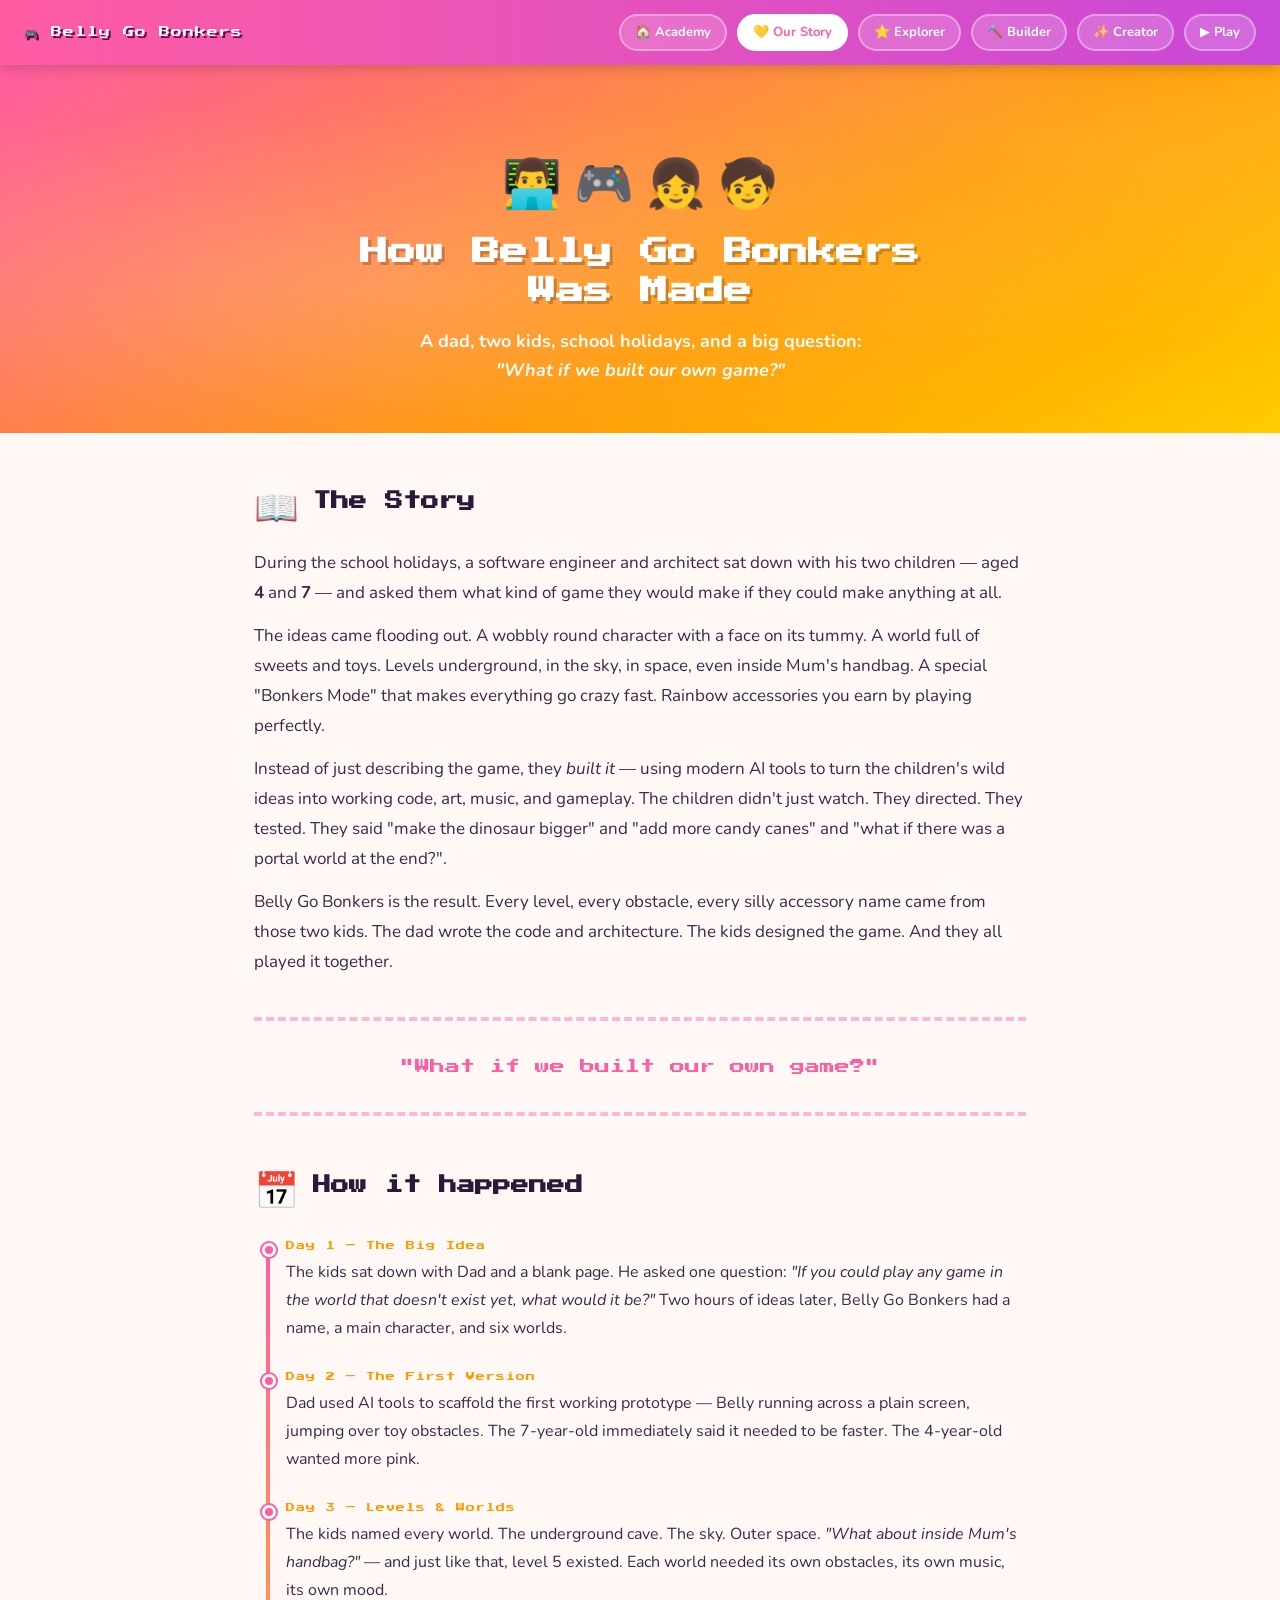
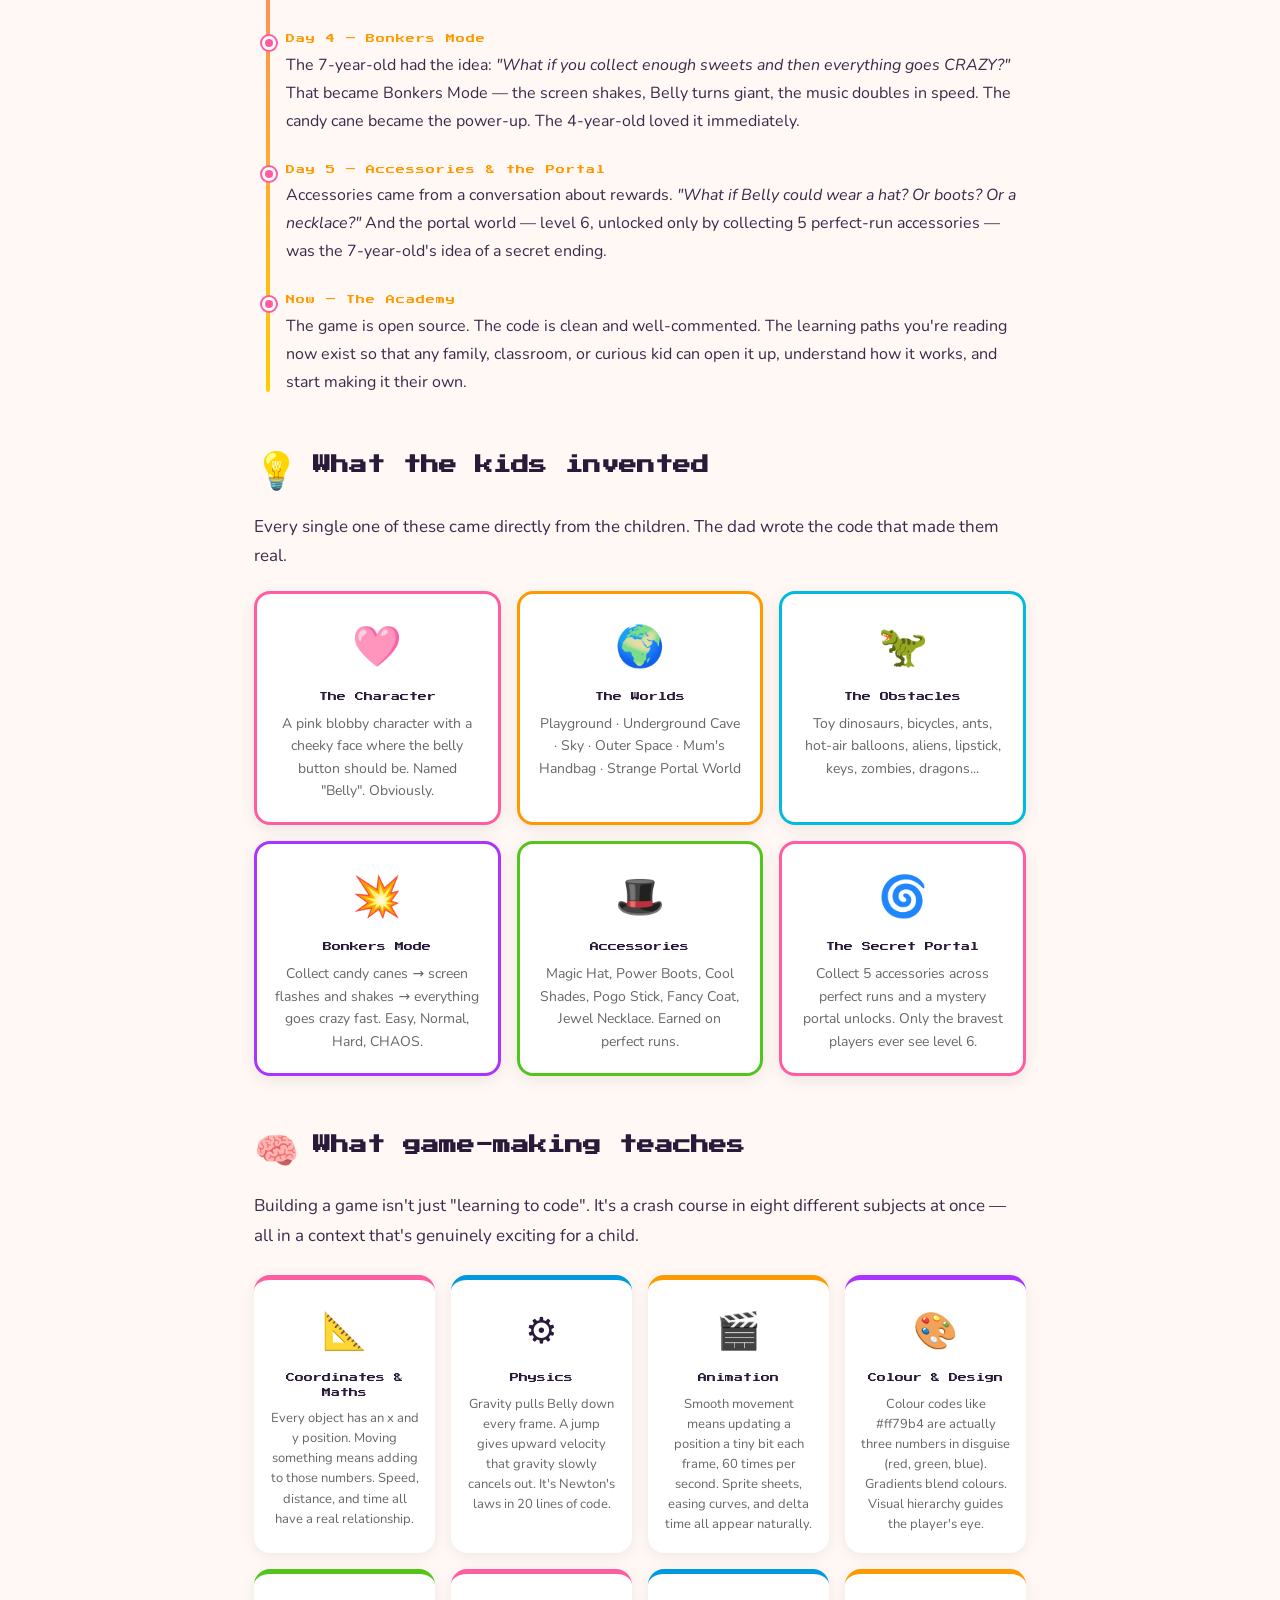
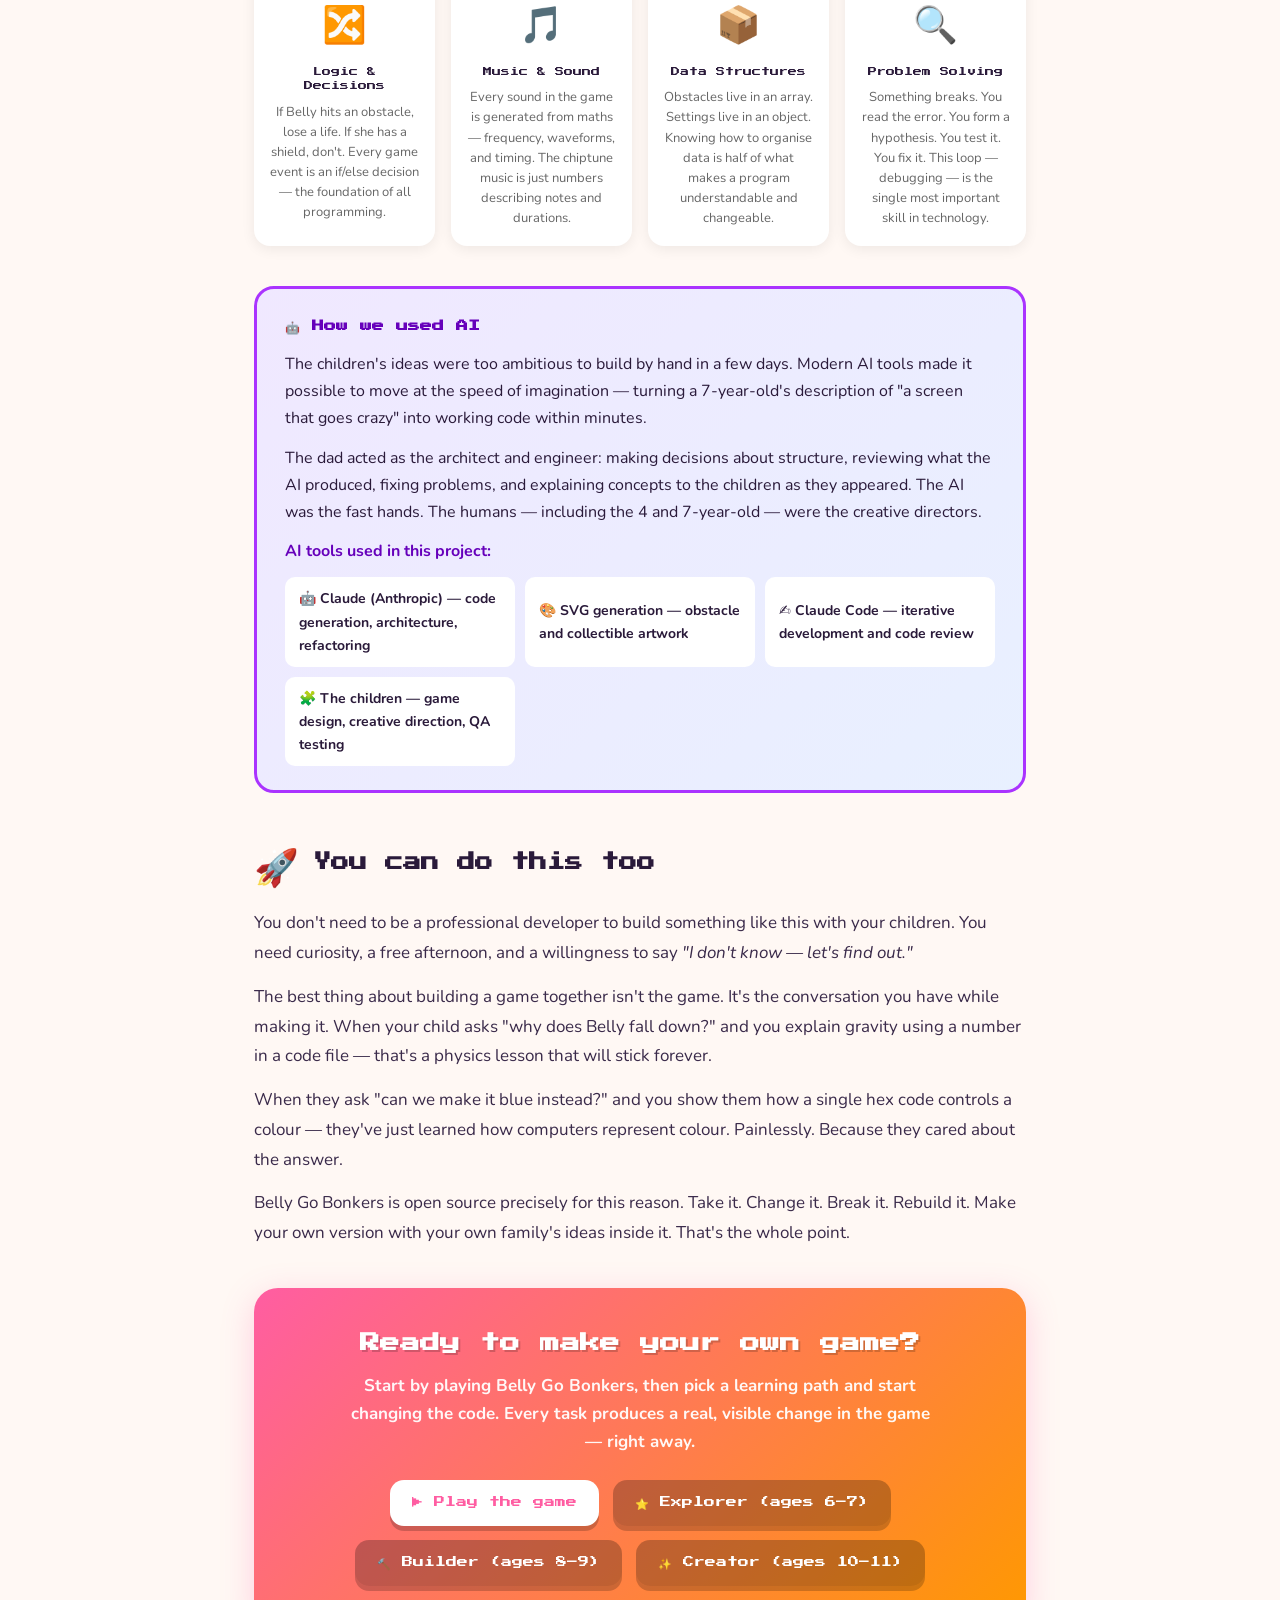
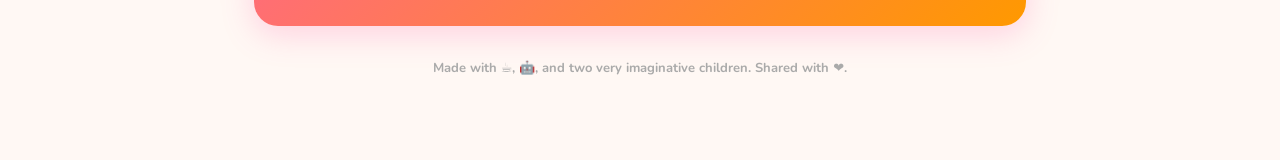
<file: learn/story.html>
<!doctype html>
<html lang="en">
<head>
  <meta charset="utf-8">
  <meta name="viewport" content="width=device-width,initial-scale=1">
  <title>Our Story — Belly Go Bonkers</title>
  <link rel="preconnect" href="https://fonts.googleapis.com">
  <link href="https://fonts.googleapis.com/css2?family=Press+Start+2P&family=Nunito:wght@400;700;900&display=swap" rel="stylesheet">
  <link rel="stylesheet" href="style.css">
  <style>

    /* ── Story-page specific styles ── */
    body { background: #fff8f4; }

    /* Hero */
    .story-hero {
      background: linear-gradient(150deg, #ff5da2 0%, #ff9900 60%, #ffcc00 100%);
      padding: 56px 24px 48px;
      text-align: center;
      position: relative;
      overflow: hidden;
    }
    .story-hero::before {
      content: '';
      position: absolute;
      inset: 0;
      background: radial-gradient(ellipse at 30% 60%, rgba(255,255,255,0.18) 0%, transparent 60%),
                  radial-gradient(ellipse at 80% 20%, rgba(255,255,255,0.12) 0%, transparent 50%);
      pointer-events: none;
    }
    .story-hero h1 {
      font-family: 'Press Start 2P', monospace;
      font-size: clamp(15px, 3.5vw, 28px);
      color: #fff;
      text-shadow: 3px 3px 0 rgba(0,0,0,0.2);
      line-height: 1.4;
      margin-bottom: 16px;
      position: relative;
    }
    .story-hero p {
      font-size: 18px;
      font-weight: 700;
      color: rgba(255,255,255,0.95);
      max-width: 640px;
      margin: 0 auto;
      line-height: 1.6;
      position: relative;
    }

    /* Floating family emoji row */
    .family-row {
      display: flex;
      justify-content: center;
      gap: 12px;
      margin: 24px 0 8px;
      font-size: 48px;
      position: relative;
    }
    .family-row span {
      display: inline-block;
      animation: familyFloat 2.5s ease-in-out infinite;
    }
    .family-row span:nth-child(2) { animation-delay: 0.4s; }
    .family-row span:nth-child(3) { animation-delay: 0.8s; }
    .family-row span:nth-child(4) { animation-delay: 1.2s; }
    @keyframes familyFloat {
      0%,100% { transform: translateY(0); }
      50%      { transform: translateY(-8px); }
    }

    /* Story content */
    .story-content {
      max-width: 820px;
      margin: 0 auto;
      padding: 0 24px 64px;
    }

    /* Pull-quote */
    .pull-quote {
      font-family: 'Press Start 2P', monospace;
      font-size: clamp(11px, 2vw, 15px);
      line-height: 1.8;
      color: #ff5da2;
      text-align: center;
      padding: 32px 20px;
      border-top: 4px dashed #ffb6d5;
      border-bottom: 4px dashed #ffb6d5;
      margin: 36px 0;
    }

    /* Story sections */
    .story-section {
      margin: 40px 0;
    }
    .story-section h2 {
      font-family: 'Press Start 2P', monospace;
      font-size: clamp(13px, 2.2vw, 18px);
      color: #2a1a3a;
      margin-bottom: 16px;
      display: flex;
      align-items: center;
      gap: 14px;
    }
    .story-section h2 .icon {
      font-size: 36px;
      flex-shrink: 0;
    }
    .story-section p {
      font-size: 17px;
      line-height: 1.75;
      color: #3a2a4a;
      margin-bottom: 14px;
    }

    /* Timeline */
    .timeline {
      position: relative;
      padding-left: 32px;
      margin: 24px 0;
    }
    .timeline::before {
      content: '';
      position: absolute;
      left: 12px;
      top: 4px;
      bottom: 4px;
      width: 4px;
      background: linear-gradient(to bottom, #ff5da2, #ffcc00);
      border-radius: 4px;
    }
    .timeline-item {
      position: relative;
      margin-bottom: 28px;
    }
    .timeline-item::before {
      content: '';
      position: absolute;
      left: -24px;
      top: 4px;
      width: 14px;
      height: 14px;
      border-radius: 50%;
      background: #ff5da2;
      border: 3px solid #fff;
      box-shadow: 0 0 0 2px #ff5da2;
    }
    .timeline-item .tl-label {
      font-family: 'Press Start 2P', monospace;
      font-size: 9px;
      color: #ff9900;
      letter-spacing: 1px;
      margin-bottom: 4px;
    }
    .timeline-item p {
      font-size: 16px;
      margin-bottom: 0;
    }

    /* Kids' ideas grid */
    .ideas-grid {
      display: grid;
      grid-template-columns: repeat(auto-fit, minmax(200px, 1fr));
      gap: 16px;
      margin: 20px 0;
    }
    .idea-card {
      background: #fff;
      border-radius: 16px;
      padding: 20px 18px;
      border: 3px solid transparent;
      box-shadow: 0 4px 16px rgba(0,0,0,0.08);
      text-align: center;
    }
    .idea-card .idea-emoji { font-size: 40px; margin-bottom: 10px; }
    .idea-card .idea-title {
      font-family: 'Press Start 2P', monospace;
      font-size: 9px;
      color: #2a1a3a;
      margin-bottom: 8px;
    }
    .idea-card .idea-examples {
      font-size: 14px;
      color: #666;
      line-height: 1.6;
    }
    .idea-card:nth-child(1) { border-color: #ff5da2; }
    .idea-card:nth-child(2) { border-color: #ff9900; }
    .idea-card:nth-child(3) { border-color: #00bbdd; }
    .idea-card:nth-child(4) { border-color: #aa33ff; }
    .idea-card:nth-child(5) { border-color: #52c41a; }
    .idea-card:nth-child(6) { border-color: #ff5da2; }

    /* What you learn grid */
    .skills-grid {
      display: grid;
      grid-template-columns: repeat(auto-fit, minmax(180px, 1fr));
      gap: 16px;
      margin: 24px 0;
    }
    .skill-card {
      background: #fff;
      border-radius: 16px;
      padding: 22px 16px 18px;
      text-align: center;
      box-shadow: 0 3px 14px rgba(0,0,0,0.07);
      border-top: 5px solid #eee;
    }
    .skill-card .skill-icon { font-size: 36px; margin-bottom: 10px; }
    .skill-card .skill-name {
      font-family: 'Press Start 2P', monospace;
      font-size: 9px;
      color: #2a1a3a;
      margin-bottom: 8px;
      line-height: 1.6;
    }
    .skill-card .skill-detail {
      font-size: 13px;
      color: #666;
      line-height: 1.55;
    }
    .skill-card:nth-child(1)  { border-color: #ff5da2; }
    .skill-card:nth-child(2)  { border-color: #0099dd; }
    .skill-card:nth-child(3)  { border-color: #ff9900; }
    .skill-card:nth-child(4)  { border-color: #aa33ff; }
    .skill-card:nth-child(5)  { border-color: #52c41a; }
    .skill-card:nth-child(6)  { border-color: #ff5da2; }
    .skill-card:nth-child(7)  { border-color: #0099dd; }
    .skill-card:nth-child(8)  { border-color: #ff9900; }

    /* AI tools section */
    .ai-box {
      background: linear-gradient(135deg, #f0e8ff, #e8f0ff);
      border: 3px solid #aa33ff;
      border-radius: 20px;
      padding: 28px 28px 24px;
      margin: 28px 0;
    }
    .ai-box h3 {
      font-family: 'Press Start 2P', monospace;
      font-size: 12px;
      color: #6600bb;
      margin-bottom: 14px;
    }
    .ai-box p {
      font-size: 16px;
      line-height: 1.7;
      margin-bottom: 12px;
    }
    .ai-box ul {
      list-style: none;
      display: grid;
      grid-template-columns: repeat(auto-fit, minmax(220px, 1fr));
      gap: 10px;
      margin-top: 4px;
    }
    .ai-box ul li {
      background: #fff;
      border-radius: 10px;
      padding: 10px 14px;
      font-size: 14px;
      font-weight: 700;
      color: #2a1a3a;
      display: flex;
      align-items: center;
      gap: 8px;
    }

    /* Try it yourself CTA */
    .try-it {
      background: linear-gradient(135deg, #ff5da2, #ff9900);
      border-radius: 24px;
      padding: 40px 32px;
      text-align: center;
      margin: 36px 0 24px;
      box-shadow: 0 8px 32px rgba(255,93,162,0.25);
    }
    .try-it h2 {
      font-family: 'Press Start 2P', monospace;
      font-size: clamp(13px, 2.5vw, 20px);
      color: #fff;
      text-shadow: 2px 2px 0 rgba(0,0,0,0.18);
      margin-bottom: 14px;
      line-height: 1.5;
    }
    .try-it p {
      font-size: 17px;
      color: rgba(255,255,255,0.95);
      font-weight: 700;
      max-width: 580px;
      margin: 0 auto 24px;
      line-height: 1.65;
    }
    .try-it-buttons {
      display: flex;
      gap: 14px;
      justify-content: center;
      flex-wrap: wrap;
    }
    .try-it-buttons a {
      font-family: 'Press Start 2P', monospace;
      font-size: 11px;
      padding: 14px 22px;
      border-radius: 14px;
      text-decoration: none;
      transition: transform 0.12s, box-shadow 0.12s;
      box-shadow: 0 5px 0 rgba(0,0,0,0.2);
    }
    .try-it-buttons a:hover { transform: translateY(-2px); box-shadow: 0 7px 0 rgba(0,0,0,0.18); }
    .try-it-buttons a.btn-light { background: #fff; color: #ff5da2; }
    .try-it-buttons a.btn-dark  { background: rgba(0,0,0,0.25); color: #fff; }

    @media (max-width: 600px) {
      .story-section h2 { font-size: 13px; }
      .story-section h2 .icon { font-size: 28px; }
      .skills-grid { grid-template-columns: repeat(2, 1fr); }
    }
  </style>
</head>
<body>

  <nav class="top-nav">
    <a href="../index.html" class="nav-brand">🎮 Belly Go Bonkers</a>
    <div class="nav-links">
      <a href="index.html"    class="nav-link">🏠 Academy</a>
      <a href="story.html"    class="nav-link active">💛 Our Story</a>
      <a href="explorer.html" class="nav-link">⭐ Explorer</a>
      <a href="builder.html"  class="nav-link">🔨 Builder</a>
      <a href="creator.html"  class="nav-link">✨ Creator</a>
      <a href="../index.html" class="nav-link">▶ Play</a>
    </div>
  </nav>

  <!-- Hero -->
  <div class="story-hero">
    <div class="family-row">
      <span>👨‍💻</span>
      <span>🎮</span>
      <span>👧</span>
      <span>🧒</span>
    </div>
    <h1>How Belly Go Bonkers<br>Was Made</h1>
    <p>
      A dad, two kids, school holidays, and a big question:<br>
      <em>"What if we built our own game?"</em>
    </p>
  </div>

  <div class="story-content">

    <!-- The story -->
    <div class="story-section">
      <h2><span class="icon">📖</span> The Story</h2>
      <p>
        During the school holidays, a software engineer and architect sat down with his
        two children — aged <strong>4</strong> and <strong>7</strong> — and asked them
        what kind of game they would make if they could make anything at all.
      </p>
      <p>
        The ideas came flooding out. A wobbly round character with a face on its tummy.
        A world full of sweets and toys. Levels underground, in the sky, in space, even
        inside Mum's handbag. A special "Bonkers Mode" that makes everything go crazy fast.
        Rainbow accessories you earn by playing perfectly.
      </p>
      <p>
        Instead of just describing the game, they <em>built it</em> — using modern AI tools
        to turn the children's wild ideas into working code, art, music, and gameplay. The children
        didn't just watch. They directed. They tested. They said "make the dinosaur bigger" and
        "add more candy canes" and "what if there was a portal world at the end?".
      </p>
      <p>
        Belly Go Bonkers is the result. Every level, every obstacle, every silly accessory
        name came from those two kids. The dad wrote the code and architecture. The kids designed
        the game. And they all played it together.
      </p>
    </div>

    <div class="pull-quote">
      "What if we built our own game?"
    </div>

    <!-- How it happened -->
    <div class="story-section">
      <h2><span class="icon">📅</span> How it happened</h2>
      <div class="timeline">
        <div class="timeline-item">
          <div class="tl-label">Day 1 — The Big Idea</div>
          <p>The kids sat down with Dad and a blank page. He asked one question: <em>"If you could play any game in the world that doesn't exist yet, what would it be?"</em> Two hours of ideas later, Belly Go Bonkers had a name, a main character, and six worlds.</p>
        </div>
        <div class="timeline-item">
          <div class="tl-label">Day 2 — The First Version</div>
          <p>Dad used AI tools to scaffold the first working prototype — Belly running across a plain screen, jumping over toy obstacles. The 7-year-old immediately said it needed to be faster. The 4-year-old wanted more pink.</p>
        </div>
        <div class="timeline-item">
          <div class="tl-label">Day 3 — Levels &amp; Worlds</div>
          <p>The kids named every world. The underground cave. The sky. Outer space. <em>"What about inside Mum's handbag?"</em> — and just like that, level 5 existed. Each world needed its own obstacles, its own music, its own mood.</p>
        </div>
        <div class="timeline-item">
          <div class="tl-label">Day 4 — Bonkers Mode</div>
          <p>The 7-year-old had the idea: <em>"What if you collect enough sweets and then everything goes CRAZY?"</em> That became Bonkers Mode — the screen shakes, Belly turns giant, the music doubles in speed. The candy cane became the power-up. The 4-year-old loved it immediately.</p>
        </div>
        <div class="timeline-item">
          <div class="tl-label">Day 5 — Accessories &amp; the Portal</div>
          <p>Accessories came from a conversation about rewards. <em>"What if Belly could wear a hat? Or boots? Or a necklace?"</em> And the portal world — level 6, unlocked only by collecting 5 perfect-run accessories — was the 7-year-old's idea of a secret ending.</p>
        </div>
        <div class="timeline-item">
          <div class="tl-label">Now — The Academy</div>
          <p>The game is open source. The code is clean and well-commented. The learning paths you're reading now exist so that any family, classroom, or curious kid can open it up, understand how it works, and start making it their own.</p>
        </div>
      </div>
    </div>

    <!-- Kids' ideas -->
    <div class="story-section">
      <h2><span class="icon">💡</span> What the kids invented</h2>
      <p>Every single one of these came directly from the children. The dad wrote the code that made them real.</p>
      <div class="ideas-grid">
        <div class="idea-card">
          <div class="idea-emoji">🩷</div>
          <div class="idea-title">The Character</div>
          <div class="idea-examples">A pink blobby character with a cheeky face where the belly button should be. Named "Belly". Obviously.</div>
        </div>
        <div class="idea-card">
          <div class="idea-emoji">🌍</div>
          <div class="idea-title">The Worlds</div>
          <div class="idea-examples">Playground · Underground Cave · Sky · Outer Space · Mum's Handbag · Strange Portal World</div>
        </div>
        <div class="idea-card">
          <div class="idea-emoji">🦖</div>
          <div class="idea-title">The Obstacles</div>
          <div class="idea-examples">Toy dinosaurs, bicycles, ants, hot-air balloons, aliens, lipstick, keys, zombies, dragons...</div>
        </div>
        <div class="idea-card">
          <div class="idea-emoji">💥</div>
          <div class="idea-title">Bonkers Mode</div>
          <div class="idea-examples">Collect candy canes → screen flashes and shakes → everything goes crazy fast. Easy, Normal, Hard, CHAOS.</div>
        </div>
        <div class="idea-card">
          <div class="idea-emoji">🎩</div>
          <div class="idea-title">Accessories</div>
          <div class="idea-examples">Magic Hat, Power Boots, Cool Shades, Pogo Stick, Fancy Coat, Jewel Necklace. Earned on perfect runs.</div>
        </div>
        <div class="idea-card">
          <div class="idea-emoji">🌀</div>
          <div class="idea-title">The Secret Portal</div>
          <div class="idea-examples">Collect 5 accessories across perfect runs and a mystery portal unlocks. Only the bravest players ever see level 6.</div>
        </div>
      </div>
    </div>

    <!-- What you learn -->
    <div class="story-section">
      <h2><span class="icon">🧠</span> What game-making teaches</h2>
      <p>
        Building a game isn't just "learning to code". It's a crash course in eight different
        subjects at once — all in a context that's genuinely exciting for a child.
      </p>
      <div class="skills-grid">
        <div class="skill-card">
          <div class="skill-icon">📐</div>
          <div class="skill-name">Coordinates &amp; Maths</div>
          <div class="skill-detail">Every object has an x and y position. Moving something means adding to those numbers. Speed, distance, and time all have a real relationship.</div>
        </div>
        <div class="skill-card">
          <div class="skill-icon">⚙️</div>
          <div class="skill-name">Physics</div>
          <div class="skill-detail">Gravity pulls Belly down every frame. A jump gives upward velocity that gravity slowly cancels out. It's Newton's laws in 20 lines of code.</div>
        </div>
        <div class="skill-card">
          <div class="skill-icon">🎬</div>
          <div class="skill-name">Animation</div>
          <div class="skill-detail">Smooth movement means updating a position a tiny bit each frame, 60 times per second. Sprite sheets, easing curves, and delta time all appear naturally.</div>
        </div>
        <div class="skill-card">
          <div class="skill-icon">🎨</div>
          <div class="skill-name">Colour &amp; Design</div>
          <div class="skill-detail">Colour codes like #ff79b4 are actually three numbers in disguise (red, green, blue). Gradients blend colours. Visual hierarchy guides the player's eye.</div>
        </div>
        <div class="skill-card">
          <div class="skill-icon">🔀</div>
          <div class="skill-name">Logic &amp; Decisions</div>
          <div class="skill-detail">If Belly hits an obstacle, lose a life. If she has a shield, don't. Every game event is an if/else decision — the foundation of all programming.</div>
        </div>
        <div class="skill-card">
          <div class="skill-icon">🎵</div>
          <div class="skill-name">Music &amp; Sound</div>
          <div class="skill-detail">Every sound in the game is generated from maths — frequency, waveforms, and timing. The chiptune music is just numbers describing notes and durations.</div>
        </div>
        <div class="skill-card">
          <div class="skill-icon">📦</div>
          <div class="skill-name">Data Structures</div>
          <div class="skill-detail">Obstacles live in an array. Settings live in an object. Knowing how to organise data is half of what makes a program understandable and changeable.</div>
        </div>
        <div class="skill-card">
          <div class="skill-icon">🔍</div>
          <div class="skill-name">Problem Solving</div>
          <div class="skill-detail">Something breaks. You read the error. You form a hypothesis. You test it. You fix it. This loop — debugging — is the single most important skill in technology.</div>
        </div>
      </div>
    </div>

    <!-- AI tools -->
    <div class="ai-box">
      <h3>🤖 How we used AI</h3>
      <p>
        The children's ideas were too ambitious to build by hand in a few days.
        Modern AI tools made it possible to move at the speed of imagination —
        turning a 7-year-old's description of "a screen that goes crazy" into
        working code within minutes.
      </p>
      <p>
        The dad acted as the architect and engineer: making decisions about structure,
        reviewing what the AI produced, fixing problems, and explaining concepts to
        the children as they appeared. The AI was the fast hands. The humans — including
        the 4 and 7-year-old — were the creative directors.
      </p>
      <p style="font-weight:700; color: #6600bb; margin-bottom: 12px;">
        AI tools used in this project:
      </p>
      <ul>
        <li>🤖 Claude (Anthropic) — code generation, architecture, refactoring</li>
        <li>🎨 SVG generation — obstacle and collectible artwork</li>
        <li>✍️ Claude Code — iterative development and code review</li>
        <li>🧩 The children — game design, creative direction, QA testing</li>
      </ul>
    </div>

    <!-- You can do this too -->
    <div class="story-section">
      <h2><span class="icon">🚀</span> You can do this too</h2>
      <p>
        You don't need to be a professional developer to build something like this with your children.
        You need curiosity, a free afternoon, and a willingness to say <em>"I don't know — let's find out."</em>
      </p>
      <p>
        The best thing about building a game together isn't the game. It's the conversation you have while making it.
        When your child asks "why does Belly fall down?" and you explain gravity using a number in a code file
        — that's a physics lesson that will stick forever.
      </p>
      <p>
        When they ask "can we make it blue instead?" and you show them how a single hex code controls a colour
        — they've just learned how computers represent colour. Painlessly. Because they cared about the answer.
      </p>
      <p>
        Belly Go Bonkers is open source precisely for this reason. Take it. Change it. Break it. Rebuild it.
        Make your own version with your own family's ideas inside it. That's the whole point.
      </p>
    </div>

    <!-- CTA -->
    <div class="try-it">
      <h2>Ready to make your own game?</h2>
      <p>
        Start by playing Belly Go Bonkers, then pick a learning path and start changing the code.
        Every task produces a real, visible change in the game — right away.
      </p>
      <div class="try-it-buttons">
        <a href="../index.html" class="btn-light">▶ Play the game</a>
        <a href="explorer.html" class="btn-dark">⭐ Explorer (ages 6–7)</a>
        <a href="builder.html"  class="btn-dark">🔨 Builder (ages 8–9)</a>
        <a href="creator.html"  class="btn-dark">✨ Creator (ages 10–11)</a>
      </div>
    </div>

    <div style="text-align:center; padding: 8px 0 16px; color: #aaa; font-size: 13px; font-weight:700;">
      Made with ☕, 🤖, and two very imaginative children. Shared with ❤️.
    </div>

  </div><!-- /story-content -->

</body>
</html>
</file>
<file: css/styles.css>
/* === Reset === */
*{box-sizing:border-box;margin:0;padding:0}
html,body{width:100%;height:100%;overflow:hidden;background:#8bd3ff;
  font-family:'Press Start 2P',system-ui,monospace;color:#213}

/* === Canvas sits behind everything === */
canvas#game-canvas{position:fixed;left:0;top:0;width:100%;height:100%;z-index:1;display:block}

/* === Title overlay === */
#ui{position:fixed;left:0;top:0;width:100%;height:100%;z-index:20;
  display:flex;align-items:center;justify-content:center;
  background:linear-gradient(160deg,rgba(90,180,255,0.92) 0%,rgba(255,160,220,0.88) 100%);
  touch-action:manipulation}
.title-screen{display:flex;flex-direction:column;align-items:center;gap:16px;text-align:center;
  padding:20px;max-height:100vh;overflow:auto;position:relative;z-index:25}

/* === Title text === */
#game-title{
  font-size:clamp(18px,4.5vw,46px);
  color:#fff;
  text-shadow:
    4px 4px 0 #b0145a,
    8px 8px 0 rgba(0,0,0,0.15);
  letter-spacing:2px;
  animation:pop 1.3s ease-in-out infinite;
  transform-origin:center}
@keyframes pop{0%,100%{transform:scale(1) rotate(-1deg)}50%{transform:scale(1.06) rotate(1deg)}}

/* === Bouncing belly on title === */
#title-belly{
  width:90px;height:90px;border-radius:50%;
  background:radial-gradient(circle at 38% 35%,#ffdcee,#ff79b4 55%,#c8357a);
  box-shadow:0 6px 0 #8b1548,0 10px 24px rgba(0,0,0,0.18);
  animation:bounce 0.9s ease-in-out infinite;
  position:relative}
#title-belly::after{
  content:'😜';font-size:32px;position:absolute;
  top:50%;left:50%;transform:translate(-50%,-42%)}
@keyframes bounce{0%,100%{transform:translateY(0) scaleX(1) scaleY(1)}
  45%{transform:translateY(-14px) scaleX(0.94) scaleY(1.07)}
  55%{transform:translateY(-16px) scaleX(0.93) scaleY(1.08)}
  90%{transform:translateY(2px)   scaleX(1.06) scaleY(0.95)}}

/* === Scores panel === */
#recent-scores{
  background:linear-gradient(135deg,#fff0fa 0%,#ffe8f5 60%,#ffd6ed 100%);
  border:4px solid #ff5da2;
  border-radius:16px;
  min-width:min(320px,88vw);
  max-width:420px;
  padding:0 0 12px;
  box-shadow:6px 6px 0 #b0145a, 0 12px 32px rgba(0,0,0,0.18);
  overflow:hidden}

.scores-header{
  background:linear-gradient(90deg,#ff5da2,#ff9cdc,#ff5da2);
  background-size:200% 100%;
  animation:shimmer 2.5s linear infinite;
  color:#fff;
  font-size:clamp(8px,1.4vw,12px);
  letter-spacing:3px;
  padding:10px 16px;
  text-shadow:2px 2px 0 #920038;
  border-bottom:3px solid #b0145a}
@keyframes shimmer{0%{background-position:0%}100%{background-position:200%}}

#scores-list{list-style:none;padding:8px 12px 0}
#scores-list li{
  display:flex;align-items:center;gap:8px;
  padding:7px 10px;margin-bottom:6px;
  border-radius:10px;
  font-size:clamp(6px,1.1vw,10px);
  border:2px solid transparent;
  transition:transform 0.15s}
#scores-list li:nth-child(1){
  background:linear-gradient(90deg,#fff7cc,#ffe066);
  border-color:#d4a800;color:#7a5500;
  box-shadow:3px 3px 0 #b88b00}
#scores-list li:nth-child(2){
  background:linear-gradient(90deg,#f0f0f0,#e2e2e2);
  border-color:#aaa;color:#444;
  box-shadow:3px 3px 0 #888}
#scores-list li:nth-child(3){
  background:linear-gradient(90deg,#ffeadd,#ffcba8);
  border-color:#c96a00;color:#7a3500;
  box-shadow:3px 3px 0 #a04400}
#scores-list li:nth-child(n+4){
  background:rgba(255,93,162,0.10);
  border-color:rgba(255,93,162,0.30);color:#6a0030}
#scores-list li:hover{transform:scale(1.03)}

.score-rank{font-size:1.6em;line-height:1;flex-shrink:0}
.score-name{flex:1;overflow:hidden;text-overflow:ellipsis;white-space:nowrap}
.score-pts{
  font-size:clamp(7px,1.2vw,11px);
  background:rgba(0,0,0,0.08);
  padding:3px 8px;border-radius:6px;flex-shrink:0}

.scores-empty{
  color:#c06090;font-size:9px;padding:10px 20px;
  line-height:1.8;letter-spacing:1px}

/* === Play button === */
#start-btn{
  font-family:'Press Start 2P',monospace;
  font-size:clamp(12px,2.2vw,18px);
  color:#fff;
  background:linear-gradient(180deg,#ff79b4 0%,#e0156a 100%);
  border:none;border-radius:12px;
  padding:14px 36px;
  cursor:pointer;
  box-shadow:0 6px 0 #8b0840, 0 10px 20px rgba(0,0,0,0.22);
  letter-spacing:2px;
  touch-action:manipulation;
  -webkit-appearance:none;
  -webkit-tap-highlight-color:transparent;
  position:relative;
  z-index:30;
  transition:transform 0.1s, box-shadow 0.1s;
  animation:pulse-btn 1.8s ease-in-out infinite}
#start-btn:hover{transform:translateY(-3px);box-shadow:0 9px 0 #8b0840,0 14px 26px rgba(0,0,0,0.25)}
#start-btn:active{transform:translateY(3px);box-shadow:0 2px 0 #8b0840}
@keyframes pulse-btn{
  0%,100%{box-shadow:0 6px 0 #8b0840,0 0 0 0 rgba(255,93,162,0)}
  50%{box-shadow:0 6px 0 #8b0840,0 0 0 10px rgba(255,93,162,0.25)}}

.difficulty-picker{
  display:flex;
  align-items:center;
  gap:10px;
  background:rgba(255,255,255,0.86);
  border:3px solid #ff5da2;
  border-radius:12px;
  padding:10px 12px;
  box-shadow:0 5px 0 rgba(176,20,90,0.9), 0 10px 18px rgba(0,0,0,0.15);
}

.difficulty-picker label{
  font-size:clamp(6px,1.2vw,9px);
  color:#6a0030;
}

#bonkers-mode-select{
  font-family:'Press Start 2P',monospace;
  font-size:clamp(7px,1.4vw,10px);
  color:#fff;
  background:linear-gradient(180deg,#ff79b4 0%,#e0156a 100%);
  border:2px solid #8b0840;
  border-radius:8px;
  padding:8px 10px;
  cursor:pointer;
  outline:none;
  min-width:132px;
}

#bonkers-mode-select:hover{
  filter:brightness(1.04);
}

#bonkers-mode-select:focus{
  box-shadow:0 0 0 3px rgba(255,93,162,0.35);
}

#bonkers-mode-select option{
  color:#222;
  background:#fff;
}

.academy-link{font-size:clamp(7px,1.2vw,10px);color:rgba(255,255,255,0.8);text-decoration:none;font-family:'Press Start 2P',monospace;letter-spacing:1px}
.controls-hint{font-size:clamp(5px,0.9vw,8px);color:rgba(255,255,255,0.85);
  letter-spacing:1px;line-height:2}

/* === HUD buttons === */
#sound-toggle{
  position:fixed;left:16px;bottom:16px;
  background:rgba(255,255,255,0.92);border:none;font-size:20px;
  cursor:pointer;padding:6px 10px;border-radius:8px;z-index:50;
  box-shadow:2px 2px 0 rgba(0,0,0,0.15)}
#exit-button{
  position:fixed;right:16px;top:16px;
  background:linear-gradient(180deg,#ff5252,#c0000a);
  color:#fff;border:none;
  font-family:'Press Start 2P',monospace;
  font-size:10px;font-weight:700;padding:9px 14px;
  border-radius:8px;cursor:pointer;z-index:50;
  display:none;
  box-shadow:0 4px 0 #700,2px 2px 8px rgba(0,0,0,0.25)}

/* === Level Complete & Accessory Picker === */
#levelcomplete-box{
  position:fixed;left:50%;top:50%;
  transform:translate(-50%,-50%);
  z-index:70;
  background:linear-gradient(135deg,#fff5ff 0%,#fff8e8 60%,#ffeef8 100%);
  padding:22px 26px 20px;
  border-radius:24px;
  text-align:center;
  min-width:min(340px,92vw);
  max-width:min(500px,96vw);
  max-height:92vh;
  overflow-y:auto;
  box-shadow:0 14px 48px rgba(255,93,162,0.32), 0 0 0 4px #ff5da2;
  font-family:'Press Start 2P',system-ui,monospace}
.lc-header{margin-bottom:14px}
.lc-title{
  color:#ff5da2;
  font-size:clamp(13px,3.5vw,22px);
  margin:0 0 8px;
  animation:lc-bounce 0.55s ease-in-out infinite alternate}
@keyframes lc-bounce{from{transform:scale(1) translateY(0)}to{transform:scale(1.04) translateY(-3px)}}
.lc-subtitle{color:#666;font-size:clamp(7px,1.5vw,10px);margin:0;line-height:1.7}

.accessory-grid{
  display:grid;
  grid-template-columns:repeat(3,1fr);
  gap:9px;
  margin-bottom:12px}
.accessory-card{
  background:#fff;
  border:3px solid #ffb6d5;
  border-radius:14px;
  padding:10px 5px 8px;
  cursor:pointer;
  transition:transform 0.12s,border-color 0.15s,box-shadow 0.15s;
  -webkit-user-select:none;
  user-select:none;
  outline:none}
.accessory-card:not(.equipped):hover,
.accessory-card:not(.equipped):focus{
  transform:scale(1.09) translateY(-2px);
  border-color:#ff5da2;
  box-shadow:0 6px 22px rgba(255,93,162,0.30)}
.accessory-card:not(.equipped):active{transform:scale(0.95)}
.accessory-card.equipped{
  background:#f0eaff;
  border-color:#c0a8e0;
  cursor:default;
  opacity:0.72}
.acc-emoji{font-size:clamp(22px,5vw,32px);margin-bottom:5px;display:block}
.acc-name{
  font-size:clamp(6px,1.4vw,9px);
  color:#333;
  font-weight:700;
  margin-bottom:3px;
  line-height:1.4}
.acc-desc{font-size:clamp(5px,1.1vw,8px);color:#999;line-height:1.5}
.acc-badge{
  margin-top:5px;
  font-size:clamp(5px,1vw,8px);
  font-weight:700;
  color:#7b00b8;
  background:#ead8ff;
  border-radius:8px;
  padding:2px 6px;
  display:inline-block}

.lc-hint{color:#ff5da2;font-size:clamp(7px,1.5vw,10px);margin:2px 0 0;line-height:1.8}
.lc-all-done{color:#ff8800;font-size:clamp(7px,1.5vw,10px);margin-bottom:10px;line-height:1.8}
.lc-btn{
  font-family:'Press Start 2P',monospace;
  font-size:clamp(9px,1.8vw,13px);
  padding:10px 26px;
  border:none;
  border-radius:12px;
  cursor:pointer;
  background:linear-gradient(180deg,#ff79b4,#e0156a);
  color:#fff;
  box-shadow:0 5px 0 #8b0840;
  transition:transform 0.1s,box-shadow 0.1s}
.lc-btn:hover{transform:translateY(-2px);box-shadow:0 7px 0 #8b0840}
.lc-btn:active{transform:translateY(2px);box-shadow:0 2px 0 #8b0840}

/* Level 2 end screen */
.lc-score-line{
  font-size:clamp(9px,2vw,14px);
  color:#333;
  margin:6px 0 12px;
  line-height:1.7}
.lc-score-line strong{color:#ff5da2}
.lc-name-label{
  display:block;
  font-size:clamp(7px,1.4vw,10px);
  color:#555;
  margin-bottom:12px;
  line-height:2}
.lc-name-label input{
  margin-top:4px;
  padding:6px 10px;
  border-radius:6px;
  border:2px solid #ffb6d5;
  font-size:15px;
  width:100%;
  box-sizing:border-box;
  font-family:inherit}
.lc-done-btns{
  display:flex;
  gap:10px;
  justify-content:center;
  flex-wrap:wrap;
  margin-top:4px}
.lc-done-btns button{
  font-family:'Press Start 2P',monospace;
  font-size:clamp(7px,1.6vw,11px);
  padding:9px 16px;
  border:none;
  border-radius:10px;
  cursor:pointer;
  background:linear-gradient(180deg,#ff79b4,#e0156a);
  color:#fff;
  box-shadow:0 4px 0 #8b0840;
  transition:transform 0.1s,box-shadow 0.1s}
.lc-done-btns button:hover{transform:translateY(-2px);box-shadow:0 6px 0 #8b0840}
.lc-done-btns button:active{transform:translateY(2px);box-shadow:0 2px 0 #8b0840}

.portal-banner{
  margin:8px auto 10px;
  width:fit-content;
  max-width:100%;
  padding:7px 12px;
  border-radius:10px;
  font-size:clamp(7px,1.4vw,10px);
  color:#fff;
  background:linear-gradient(180deg,#7c34d8,#3d1280);
  box-shadow:0 4px 0 #240b4d, 0 0 12px rgba(144,80,255,0.35);
  letter-spacing:1px;
}

.minecraft-portal{
  width:min(200px,55vw);
  height:min(200px,55vw);
  border-radius:50%;
  margin:0 auto 12px;
  position:relative;
  overflow:hidden;
  box-shadow:
    0 0 0 3px rgba(200,120,255,0.7),
    0 0 20px rgba(160,80,255,0.8),
    0 0 50px rgba(100,30,200,0.5),
    0 0 90px rgba(70,0,160,0.3);
}

.portal-core{
  position:absolute;
  inset:0;
  border-radius:50%;
  background:radial-gradient(circle,
    #000005 0%,
    #030012 22%,
    #0e0038 42%,
    #2a0072 60%,
    #5a00b8 78%,
    #9030dd 93%,
    #c060ff 100%
  );
  animation:wormhole-breathe 2.5s ease-in-out infinite;
}

.portal-core::before{
  content:'';
  position:absolute;
  inset:0;
  border-radius:50%;
  background:conic-gradient(from 0deg,
    transparent 0%,
    rgba(200,90,255,0.4) 18%,
    transparent 35%,
    rgba(150,60,230,0.4) 52%,
    transparent 68%,
    rgba(220,110,255,0.35) 82%,
    transparent 100%
  );
  animation:wormhole-spin 3s linear infinite;
}

.portal-core::after{
  content:'';
  position:absolute;
  inset:15%;
  border-radius:50%;
  background:radial-gradient(circle, rgba(0,0,8,0.95) 35%, transparent 100%);
  animation:wormhole-spin 7s linear infinite reverse;
}

.portal-ring{
  position:absolute;
  border-radius:50%;
  border:1.5px solid rgba(200,115,255,0.75);
  box-shadow:0 0 6px rgba(180,80,255,0.6);
  animation:wormhole-ring 2s ease-in infinite;
  animation-delay:var(--rd,0s);
  top:50%;left:50%;
  transform:translate(-50%,-50%);
  pointer-events:none;
}

.portal-hint{
  color:#5b2a8f;
  font-size:clamp(7px,1.4vw,10px);
  line-height:1.8;
  margin:0 0 10px;
}

@keyframes portal-shimmer{
  0%{ filter:hue-rotate(0deg) brightness(1); transform:translateY(0); }
  50%{ filter:hue-rotate(10deg) brightness(1.12); transform:translateY(-1px); }
  100%{ filter:hue-rotate(0deg) brightness(1); transform:translateY(0); }
}

@keyframes portal-pixels{
  0%{ transform:translateY(0); opacity:0.7; }
  50%{ transform:translateY(-6px); opacity:1; }
  100%{ transform:translateY(-12px); opacity:0.4; }
}
</file>
<file: learn/style.css>
/* ============================================================
   Belly Go Bonkers — Learning Paths shared stylesheet
   ============================================================ */

/* ---- Fonts ---- */
@import url('https://fonts.googleapis.com/css2?family=Press+Start+2P&family=Nunito:wght@400;700;900&display=swap');

/* ---- Reset & base ---- */
*, *::before, *::after { box-sizing: border-box; margin: 0; padding: 0; }

html { scroll-behavior: smooth; }

body {
  font-family: 'Nunito', system-ui, sans-serif;
  font-size: 17px;
  line-height: 1.65;
  color: #2a1a3a;
  background: #f4f0ff;
  min-height: 100vh;
}

/* ---- Color themes — one per path ---- */
:root {
  --explorer-bg:     #fff8e1;
  --explorer-accent: #ff9900;
  --explorer-dark:   #c06000;
  --explorer-light:  #fff3c0;

  --builder-bg:     #e8f8ff;
  --builder-accent: #0099dd;
  --builder-dark:   #005a99;
  --builder-light:  #c8eeff;

  --creator-bg:     #f6eaff;
  --creator-accent: #aa33ff;
  --creator-dark:   #6600bb;
  --creator-light:  #e8ccff;

  --pink:   #ff5da2;
  --pink-dark: #b0145a;
}

/* ---- Top navigation bar ---- */
.top-nav {
  display: flex;
  align-items: center;
  justify-content: space-between;
  flex-wrap: wrap;
  gap: 10px;
  padding: 14px 24px;
  background: linear-gradient(90deg, #ff5da2, #c848d8);
  box-shadow: 0 3px 12px rgba(0,0,0,0.18);
  position: sticky;
  top: 0;
  z-index: 100;
}

.top-nav .nav-brand {
  font-family: 'Press Start 2P', monospace;
  font-size: 11px;
  color: #fff;
  text-decoration: none;
  text-shadow: 2px 2px 0 #6b0050;
  letter-spacing: 1px;
}

.top-nav .nav-links {
  display: flex;
  gap: 10px;
  flex-wrap: wrap;
}

.top-nav a.nav-link {
  font-size: 13px;
  font-weight: 700;
  color: #fff;
  text-decoration: none;
  padding: 6px 14px;
  border-radius: 20px;
  background: rgba(255,255,255,0.18);
  border: 2px solid rgba(255,255,255,0.35);
  transition: background 0.15s, transform 0.1s;
}
.top-nav a.nav-link:hover { background: rgba(255,255,255,0.35); transform: translateY(-1px); }
.top-nav a.nav-link.active { background: #fff; color: var(--pink); border-color: #fff; }

/* ---- Page hero ---- */
.page-hero {
  text-align: center;
  padding: 48px 24px 36px;
}

.path-badge {
  display: inline-block;
  font-family: 'Press Start 2P', monospace;
  font-size: 10px;
  letter-spacing: 2px;
  padding: 6px 18px;
  border-radius: 20px;
  margin-bottom: 18px;
  text-transform: uppercase;
}

.page-hero h1 {
  font-family: 'Press Start 2P', monospace;
  font-size: clamp(18px, 4vw, 34px);
  line-height: 1.3;
  margin-bottom: 14px;
}

.page-hero .hero-sub {
  font-size: 18px;
  font-weight: 700;
  max-width: 600px;
  margin: 0 auto 10px;
  opacity: 0.85;
}

.page-hero .hero-ages {
  display: inline-block;
  font-size: 14px;
  font-weight: 700;
  padding: 5px 16px;
  border-radius: 20px;
  background: rgba(0,0,0,0.07);
  margin-top: 6px;
}

/* ---- Progress dots ---- */
.progress-dots {
  display: flex;
  justify-content: center;
  gap: 12px;
  padding: 12px 0 4px;
}

.progress-dots a {
  width: 36px;
  height: 36px;
  border-radius: 50%;
  display: flex;
  align-items: center;
  justify-content: center;
  font-family: 'Press Start 2P', monospace;
  font-size: 11px;
  text-decoration: none;
  color: #fff;
  background: rgba(0,0,0,0.15);
  border: 3px solid rgba(255,255,255,0.5);
  transition: transform 0.15s;
}
.progress-dots a:hover { transform: scale(1.15); }
.progress-dots a.active { background: rgba(0,0,0,0.35); border-color: #fff; }

/* ---- Main content container ---- */
.content {
  max-width: 820px;
  margin: 0 auto;
  padding: 0 20px 60px;
}

/* ---- Task card ---- */
.task-card {
  background: #fff;
  border-radius: 20px;
  padding: 28px 30px 24px;
  margin-bottom: 30px;
  box-shadow: 0 4px 20px rgba(0,0,0,0.09);
  border-left: 6px solid #ccc;
  position: relative;
}

.task-card .task-header {
  display: flex;
  align-items: flex-start;
  gap: 16px;
  margin-bottom: 16px;
}

.task-number {
  font-family: 'Press Start 2P', monospace;
  font-size: 20px;
  flex-shrink: 0;
  width: 52px;
  height: 52px;
  border-radius: 14px;
  display: flex;
  align-items: center;
  justify-content: center;
  color: #fff;
  box-shadow: 0 3px 0 rgba(0,0,0,0.2);
}

.task-card h2 {
  font-size: 20px;
  font-weight: 900;
  line-height: 1.25;
  margin-bottom: 4px;
}

.task-card .task-intro {
  font-size: 16px;
  margin-bottom: 18px;
  line-height: 1.6;
}

/* ---- File badge ---- */
.file-badge {
  display: inline-flex;
  align-items: center;
  gap: 6px;
  font-family: 'Nunito', monospace;
  font-weight: 700;
  font-size: 14px;
  padding: 5px 14px;
  border-radius: 8px;
  background: #2a1a3a;
  color: #e8d0ff;
  margin-bottom: 12px;
  user-select: all;
}
.file-badge::before { content: '📄'; }

/* ---- Step labels ---- */
.step-label {
  font-family: 'Press Start 2P', monospace;
  font-size: 9px;
  letter-spacing: 1px;
  text-transform: uppercase;
  color: #888;
  margin-bottom: 6px;
  margin-top: 16px;
}

/* ---- Code blocks ---- */
.code-block {
  background: #1e1433;
  border-radius: 12px;
  padding: 16px 20px;
  margin: 8px 0 16px;
  overflow-x: auto;
  position: relative;
}

.code-block pre {
  font-family: 'Courier New', Courier, monospace;
  font-size: 14px;
  line-height: 1.7;
  color: #c8b8f0;
  white-space: pre;
}

/* Syntax colour helpers */
.code-block .kw   { color: #ff79c6; }   /* keyword */
.code-block .str  { color: #f1fa8c; }   /* string */
.code-block .num  { color: #bd93f9; }   /* number */
.code-block .cmt  { color: #6272a4; font-style: italic; } /* comment */
.code-block .fn   { color: #50fa7b; }   /* function name */
.code-block .prop { color: #8be9fd; }   /* property */

/* Highlighted change line */
.code-block .hl {
  background: rgba(255, 220, 50, 0.18);
  border-left: 3px solid #ffdd22;
  margin-left: -20px;
  padding-left: 17px;
  margin-right: -20px;
  padding-right: 20px;
  display: block;
}

/* ---- Outcome box ---- */
.outcome-box {
  display: flex;
  gap: 12px;
  align-items: flex-start;
  background: #f0fff4;
  border: 2px solid #52c41a;
  border-radius: 12px;
  padding: 14px 16px;
  margin: 14px 0;
  font-size: 15px;
  font-weight: 700;
}
.outcome-box .icon { font-size: 24px; flex-shrink: 0; }

/* ---- Learn box ---- */
.learn-box {
  display: flex;
  gap: 12px;
  align-items: flex-start;
  border-radius: 12px;
  padding: 14px 16px;
  margin-top: 14px;
  font-size: 15px;
  background: #fff8e1;
  border: 2px solid #ffc107;
}
.learn-box .icon { font-size: 24px; flex-shrink: 0; }
.learn-box strong { display: block; margin-bottom: 4px; }

/* ---- Info / tip box ---- */
.tip-box {
  background: #e8f4fd;
  border: 2px solid #0099dd;
  border-radius: 12px;
  padding: 14px 16px;
  margin: 14px 0;
  font-size: 15px;
}
.tip-box strong { color: #005a99; }

/* ---- Multi-step list ---- */
.step-list {
  list-style: none;
  counter-reset: step-counter;
  margin: 12px 0;
}
.step-list li {
  counter-increment: step-counter;
  display: flex;
  gap: 14px;
  margin-bottom: 18px;
  font-size: 15px;
  line-height: 1.6;
}
.step-list li::before {
  content: counter(step-counter);
  font-family: 'Press Start 2P', monospace;
  font-size: 11px;
  min-width: 32px;
  height: 32px;
  border-radius: 50%;
  background: #2a1a3a;
  color: #fff;
  display: flex;
  align-items: center;
  justify-content: center;
  flex-shrink: 0;
  margin-top: 2px;
}

/* ---- Bottom path navigation ---- */
.path-nav {
  display: flex;
  justify-content: space-between;
  align-items: center;
  flex-wrap: wrap;
  gap: 12px;
  padding: 20px 0 0;
  border-top: 3px dashed #e0d8f0;
  margin-top: 20px;
}

.path-nav a {
  display: flex;
  align-items: center;
  gap: 8px;
  padding: 12px 22px;
  border-radius: 12px;
  font-family: 'Press Start 2P', monospace;
  font-size: 10px;
  color: #fff;
  text-decoration: none;
  background: #2a1a3a;
  box-shadow: 0 4px 0 rgba(0,0,0,0.25);
  transition: transform 0.1s, box-shadow 0.1s;
}
.path-nav a:hover { transform: translateY(-2px); box-shadow: 0 6px 0 rgba(0,0,0,0.2); }
.path-nav a:active { transform: translateY(2px); box-shadow: 0 2px 0 rgba(0,0,0,0.2); }
.path-nav a.play-btn { background: var(--pink); box-shadow: 0 4px 0 var(--pink-dark); }

/* ---- Hub page cards ---- */
.hub-grid {
  display: grid;
  grid-template-columns: repeat(auto-fit, minmax(240px, 1fr));
  gap: 24px;
  margin: 36px auto 0;
  max-width: 900px;
  padding: 0 20px;
}

.path-card {
  border-radius: 22px;
  padding: 30px 24px 26px;
  text-decoration: none;
  color: inherit;
  display: flex;
  flex-direction: column;
  align-items: center;
  text-align: center;
  gap: 10px;
  box-shadow: 0 6px 0 rgba(0,0,0,0.15), 0 12px 30px rgba(0,0,0,0.10);
  transition: transform 0.15s, box-shadow 0.15s;
  border: 4px solid transparent;
}
.path-card:hover { transform: translateY(-4px); box-shadow: 0 10px 0 rgba(0,0,0,0.12), 0 18px 36px rgba(0,0,0,0.12); }

.path-card .path-emoji { font-size: 56px; line-height: 1; }
.path-card .path-title {
  font-family: 'Press Start 2P', monospace;
  font-size: 14px;
  line-height: 1.5;
}
.path-card .path-ages {
  font-size: 13px;
  font-weight: 700;
  opacity: 0.7;
}
.path-card .path-desc {
  font-size: 15px;
  line-height: 1.55;
}
.path-card .path-cta {
  margin-top: 8px;
  font-family: 'Press Start 2P', monospace;
  font-size: 10px;
  padding: 10px 20px;
  border-radius: 10px;
  color: #fff;
  box-shadow: 0 4px 0 rgba(0,0,0,0.2);
}

/* Path card colour variants */
.path-card.explorer {
  background: var(--explorer-bg);
  border-color: var(--explorer-accent);
}
.path-card.explorer .path-cta { background: var(--explorer-accent); }

.path-card.builder {
  background: var(--builder-bg);
  border-color: var(--builder-accent);
}
.path-card.builder .path-cta { background: var(--builder-accent); }

.path-card.creator {
  background: var(--creator-bg);
  border-color: var(--creator-accent);
}
.path-card.creator .path-cta { background: var(--creator-accent); }

/* Task card accent colours per path */
.explorer .task-card { border-left-color: var(--explorer-accent); }
.explorer .task-number { background: var(--explorer-accent); }
.explorer .progress-dots a.active,
.explorer .progress-dots a:hover { background: var(--explorer-accent); }

.builder .task-card { border-left-color: var(--builder-accent); }
.builder .task-number { background: var(--builder-accent); }
.builder .progress-dots a.active,
.builder .progress-dots a:hover { background: var(--builder-accent); }

.creator .task-card { border-left-color: var(--creator-accent); }
.creator .task-number { background: var(--creator-accent); }
.creator .progress-dots a.active,
.creator .progress-dots a:hover { background: var(--creator-accent); }

/* Explorer page background */
.explorer body, body.explorer { background: var(--explorer-bg); }
.builder  body, body.builder  { background: var(--builder-bg);  }
.creator  body, body.creator  { background: var(--creator-bg);  }

/* ---- Hub intro ---- */
.hub-intro {
  text-align: center;
  padding: 40px 20px 0;
  max-width: 680px;
  margin: 0 auto;
}
.hub-intro h1 {
  font-family: 'Press Start 2P', monospace;
  font-size: clamp(16px, 3.5vw, 28px);
  color: #fff;
  text-shadow: 3px 3px 0 var(--pink-dark);
  line-height: 1.4;
  margin-bottom: 16px;
}
.hub-intro p {
  font-size: 17px;
  color: rgba(255,255,255,0.92);
  font-weight: 700;
  margin-bottom: 10px;
}

/* Hub page special background */
body.hub {
  background: linear-gradient(160deg, #5ab4ff 0%, #ff84cc 100%);
  min-height: 100vh;
}

/* ---- Responsive ---- */
@media (max-width: 600px) {
  .task-card { padding: 20px 18px; }
  .task-card h2 { font-size: 17px; }
  .code-block pre { font-size: 12px; }
  .path-nav a { font-size: 9px; padding: 10px 16px; }
  .top-nav .nav-brand { font-size: 9px; }
}

/* ---- Belly mascot animation in hub ---- */
.hub-belly {
  width: 80px; height: 80px;
  border-radius: 50%;
  background: radial-gradient(circle at 38% 35%, #ffdcee, #ff79b4 55%, #c8357a);
  box-shadow: 0 5px 0 #8b1548, 0 8px 20px rgba(0,0,0,0.18);
  margin: 16px auto;
  position: relative;
  animation: hubBounce 1s ease-in-out infinite;
}
.hub-belly::after {
  content: '😜';
  font-size: 28px;
  position: absolute;
  top: 50%; left: 50%;
  transform: translate(-50%, -42%);
}
@keyframes hubBounce {
  0%,100% { transform: translateY(0) scaleY(1); }
  50%      { transform: translateY(-10px) scaleY(1.05); }
}

/* ---- Teacher note ---- */
.teacher-note {
  background: rgba(255,255,255,0.25);
  border: 2px solid rgba(255,255,255,0.5);
  border-radius: 14px;
  padding: 16px 20px;
  margin: 20px auto;
  max-width: 700px;
  font-size: 14px;
  font-weight: 700;
  color: rgba(255,255,255,0.95);
  text-align: center;
}
</file>
